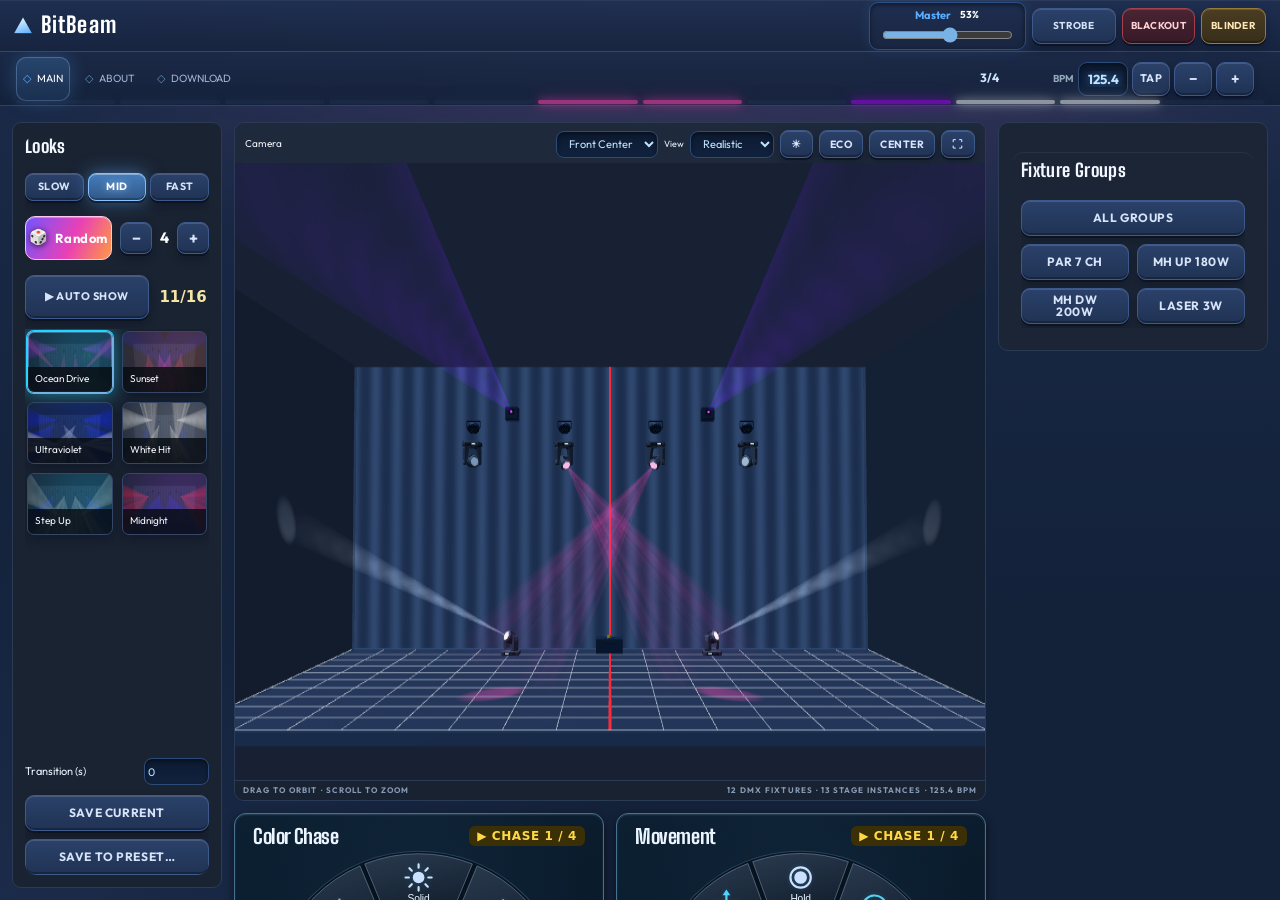
<file: index.html>
<!doctype html>
<html lang="en">
<head>
  <meta charset="utf-8">
  <meta name="viewport" content="width=device-width, initial-scale=1, viewport-fit=cover">
  <meta name="theme-color" content="#090d18">
  <title>BitBeam</title>
  <script src="./browser-host.js"></script>
  <link rel="icon" type="image/png" href="./favicon.png">
  <link rel="stylesheet" href="./bitbeam.css">
  
<link rel="stylesheet" href="./release27.css"><link rel="stylesheet" href="./interface-theme50.css"><link rel="stylesheet" href="./polish66.css"><link rel="stylesheet" href="./no-select80.css"><link rel="stylesheet" href="./fullscreen-hidden106.css"><link rel="stylesheet" href="./layout107.css"><link rel="stylesheet" href="./site-mode.css"></head>
<body class="bb-site">
  <div id="app"><div class="project-bar" id="micro-controls"><strong>USB DMX</strong><select id="output-device" aria-label="USB output device"><option value="5604" disabled>SoundSwitch</option><option value="83">Micro · Universe 1</option><option value="84">Control One · Universe 1</option></select><button id="micro-connect">CONNECT USB</button><button id="micro-stop">STOP OUTPUT</button><label><input id="micro-auto" type="checkbox">Auto reconnect</label><label><input id="micro-confirm" type="checkbox">Fixture modes and DMX addresses verified</label><span id="micro-state">Simulator only</span></div>
    <header class="topbar">
      <div class="brand"><span class="brand-mark">◈</span><div><strong>BEATBEAM</strong><small>REMOTE · LIGHTING DESK</small></div></div>
      <nav aria-label="Main views">
        
        <button class="nav" data-view="visualizer">LIVE</button>
        <button class="nav" data-view="timeline">TRACK SHOW</button>
        <button class="nav" data-view="patch">FIXTURES</button>
        <button class="nav" data-view="groups">GROUPS</button><button class="nav" data-view="profiles">PROFILES</button><button class="nav" data-view="advanced">AUDIO / CALIBRATION</button><button class="nav" data-view="laser">LASER</button><button class="nav" data-view="controlone">CONTROLLER</button><button class="nav" data-view="connect">CONNECTION</button>
      </nav>
      <div class="top-actions"><span id="status" class="status"><i></i> CONNECTING</span><button id="undo" class="history-btn" type="button" title="Undo (⌘/Ctrl+Z)" aria-label="Undo" disabled>↶ <span>UNDO</span></button><button id="redo" class="history-btn" type="button" title="Redo (⌘/Ctrl+Shift+Z)" aria-label="Redo" disabled>↷ <span>REDO</span></button><button id="fullscreen" class="icon-btn" title="Full screen">⛶</button></div>
    </header>

    <div class="project-bar">
      <span class="hint" id="app-version70">BitBeam 1.0.0</span><strong id="project-name">Untitled</strong><span id="save-state" role="status">Connecting…</span>
      <button id="project-new" class="outline">NEW</button><button id="project-save" class="primary">SAVE</button><button id="project-save-as" class="outline">SAVE AS…</button>
      <select id="project-list" aria-label="Saved projects"></select><button id="project-open" class="outline">OPEN</button>
      <button id="project-restore" class="outline">PREVIOUS VERSIONS</button>
      <label class="backup-files"><input id="backup-files" type="checkbox" checked> Include reference photos/PDF</label><button id="project-export" class="outline">DOWNLOAD BACKUP</button><label class="outline file-pill">OPEN FILE<input id="project-import" type="file" accept=".json,.beatbeam" hidden></label>
    </div>
    <main>
      <section id="view-live" class="view">
        <div class="page-title"><div><span class="eyebrow">PERFORMANCE CONTROL</span><h1>Live desk</h1></div><p>Color and movement run independently. Choose a look, then shape it on the fly.</p></div>
        <div class="preset-section"><div class="section-heading"><div><span class="eyebrow">INSTANT RECALL</span><h2>Looks</h2></div><button id="auto-look" class="primary">🎲 ROLL LOOK</button><button id="auto-show" class="primary">▶ AUTO SHOW</button><button id="save-look" class="outline">SAVE AS NEW PRESET</button></div><button id="save-current-live" class="primary">SAVE TO CURRENT PRESET</button><div id="look-grid" class="look-grid"></div></div>
        <div class="transport-bar">
          <div class="tempo-card"><span class="label">TEMPO</span><div class="tempo-line"><input id="bpm" type="number" min="30" max="300" step="0.1" value="120" aria-label="BPM"><span>BPM</span><button id="tap" class="tap">TAP</button></div><small id="beat-count">BEAT 1 / 4</small></div>
          <div class="master-card"><label class="label" for="master">Master <strong id="master-value">80%</strong></label><input id="master" type="range" min="0" max="100" value="80"></div>
          <button id="blinder" class="impact" title="Hold for white hit"><span>✦</span> BLINDER <small>HOLD</small></button>
          <button id="blackout" class="blackout"><span>◼</span> BLACKOUT</button>
        </div>
        <div class="wheels-row">
          <div class="wheel-card color-card"><div class="card-head"><span>01 / COLOR ENGINE</span><strong id="color-fx-title">PULSE</strong></div><div id="color-wheel" class="fx-wheel color-wheel"></div><div class="under-wheel"><label>BASE COLOR <input id="color" type="color" value="#22d5ff"></label><span id="color-value">#22D5FF</span></div></div>
          <div class="wheel-card move-card"><div class="card-head"><span>02 / MOVEMENT ENGINE</span><strong id="move-fx-title">SWEEP</strong></div><div id="move-wheel" class="fx-wheel move-wheel"></div><div class="under-wheel"><label for="move-size">SIZE <b id="move-size-value">65%</b></label><input id="move-size" type="range" min="0" max="100" value="65"></div></div>
          <div class="preview-card"><div class="card-head"><span>STAGE PREVIEW</span><strong>ONE UNIVERSE</strong></div><div id="stage" class="stage"></div><div class="preview-foot"><span id="fixture-count">12 FIXTURES</span><span>DEMO PATCH · VERIFY BEFORE USE</span></div><div class="position-controls"><label>PAN <input id="pan" type="range" min="0" max="100"></label><label>TILT <input id="tilt" type="range" min="0" max="100"></label></div></div>
        </div>
        <div id="live-programs" class="output-card"></div>
        <div class="output-card effect-settings">
          <span class="eyebrow">PALETTE · SPEED · FADE</span>
          <div class="settings-grid"><label>COLOR SPEED<select id="color-speed"></select></label><label>MOVEMENT SPEED<select id="movement-speed"></select></label><label>CHASE FADE <span id="chase-fade-value"></span><input id="chase-fade" type="range" min="0" max="100"></label></div>
          <div id="palette-list" class="palette-list"></div><button id="palette-add" class="outline">+ COLOR</button>
          <div class="settings-grid"><label>INTENSITY FADE (s)<input id="fade-intensity" type="number" min="0" max="30" step=".1"></label><label>COLOR FADE (s)<input id="fade-color" type="number" min="0" max="30" step=".1"></label><label>POSITION FADE (s)<input id="fade-position" type="number" min="0" max="30" step=".1"></label></div>
          <div class="inline-actions"><button id="look-update" class="outline">UPDATE CURRENT LOOK</button><button id="look-rename" class="outline">RENAME LOOK</button><button id="look-delete" class="outline">DELETE LOOK</button></div>
          <p class="hint">Speeds follow BPM. Chase Fade controls blending inside the effect; the three Fade times control scene and parameter transitions. Blackout is immediate.</p>
        </div>

      </section>

      <section id="view-visualizer" class="view hidden">
        <div class="page-title"><div><span class="eyebrow">VIRTUAL STAGE</span><h1>Scene visualizer</h1></div><p>Design looks without connecting fixtures. Drag the stage view to change the camera; drag fixtures on the plot to place them.</p></div>
        <div class="viz-layout">
          <div class="viz-main">
            <div class="viz-toolbar"><div><span class="eyebrow">STAGE RENDER</span><strong id="viz-look-name">Ocean Drive</strong></div><div class="inline-actions"><button id="viz-play" class="outline">PAUSE</button><button id="viz-reset-camera" class="outline">RESET CAMERA</button></div></div>
            <canvas id="viz-canvas" aria-label="Virtual stage with animated fixtures and beams"></canvas>
            <canvas id="viz-spectrogram" aria-label="Live spectrogram, same data as the stage lights"></canvas>
            <div class="viz-footer"><span>DRAG TO ORBIT · SCROLL TO ZOOM</span><span id="viz-status">12 FIXTURES · 120 BPM</span></div>
            <div class="viz-panel"><div class="viz-panel-title"><span class="eyebrow">STAGE LAYOUT</span><h2>Fixture positions</h2></div><canvas id="viz-plot" aria-label="Top-down stage plot; drag a fixture to move it"></canvas><div class="viz-dimensions"><label>WIDTH (m)<input id="viz-width" type="number" min="2" max="30" step="0.5"></label><label>DEPTH (m)<input id="viz-depth" type="number" min="2" max="30" step="0.5"></label><label>HEIGHT (m)<input id="viz-height" type="number" min="1" max="20" step="0.1"></label></div><label class="viz-field">HAZE <span id="viz-haze-value">65%</span><input id="viz-haze" type="range" min="0" max="100"></label></div>
            <div class="viz-presets"><span class="eyebrow">LOOKS</span><div id="viz-presets" class="look-grid"></div><div class="inline-actions"><button id="save-current-viz" class="primary">SAVE TO CURRENT PRESET</button><button id="save-new-viz" class="outline">SAVE AS NEW PRESET</button></div></div>
          </div>
          <aside class="viz-sidebar">
            <div class="viz-panel"><div class="viz-panel-title"><span class="eyebrow">SCENE DESIGNER</span><h2>Current look</h2></div><label class="viz-field">LOOK<select id="viz-look"></select></label><div class="inline-actions"><button id="viz-new-look" class="primary">+ NEW LOOK</button><button id="viz-clear-all" class="outline">CLEAR OVERRIDES</button></div><p class="hint">Changes to a fixture are saved inside this look and play back from Track Show cues.</p></div>
            <div class="viz-panel"><div class="viz-panel-title"><span class="eyebrow">SELECTED FIXTURE</span><h2 id="viz-fixture-name">Moving Head 1</h2></div><label class="viz-field">FIXTURE<select id="viz-fixture"></select></label><div class="viz-dimensions"><label>X (m)<input id="viz-x" type="number" step="0.1"></label><label>DEPTH FROM REAR (m)<input id="viz-y" type="number" step="0.1"></label><label>HEIGHT (m)<input id="viz-z" type="number" min="0" max="10" step="0.1"></label></div><div class="viz-divider"></div><span class="eyebrow">THIS LOOK · FIXTURE OVERRIDE</span><label class="viz-field">COLOR <input id="viz-color" type="color"></label><label class="viz-field">INTENSITY <span id="viz-intensity-value">100%</span><input id="viz-intensity" type="range" min="0" max="100"></label><label class="viz-field">PAN <span id="viz-pan-value">50%</span><input id="viz-pan" type="range" min="0" max="100"></label><label class="viz-field">TILT <span id="viz-tilt-value">55%</span><input id="viz-tilt" type="range" min="0" max="100"></label><div id="viz-wheel-controls"></div><div id="viz-mount-controls"></div><button id="viz-clear-fixture" class="outline">RESET THIS FIXTURE</button></div>
          </aside>
        </div>
      </section>

      <section id="view-timeline" class="view hidden">
        <div class="page-title"><div><span class="eyebrow">TRACK PROGRAMMING</span><h1>Track show</h1></div><p>Place cues on a shared virtual timeline. Track audio synchronization will come after the DMX interface is verified.</p></div>
        <div class="timeline-shell"><div class="track-top"><strong id="track-name">Shared cue transport · no audio playback in this build</strong><span id="timecode">00:00 / 01:04</span></div><div class="timeline-controls"><button id="play" class="play">▶</button><input id="scrub" type="range" min="0" max="64" step="0.01" value="0" aria-label="Track position"><button id="add-cue" class="outline">+ CUE AT PLAYHEAD</button></div><div id="cue-track" class="cue-track"></div></div>
        <div class="section-heading"><div><span class="eyebrow">PROGRAMMED CHANGES</span><h2>Cues</h2></div><p>Mac and iPad share this transport; export saves the cue program.</p></div><div id="cue-list" class="cue-list"></div>
        <div class="section-heading"><div><span class="eyebrow">SHOW FILE</span><h2>Save and load</h2></div><div class="inline-actions"><button id="export" class="outline">EXPORT JSON</button><label class="outline file-pill">IMPORT JSON<input id="import" type="file" accept="application/json,.json" hidden></label></div></div>
      </section>

      <section id="view-patch" class="view hidden">
        <div class="page-title"><div><span class="eyebrow">ONE DMX UNIVERSE</span><h1>Fixture patch</h1></div><p>The included moving head and pixel tube modes are placeholders. Check each fixture manual before assigning real DMX addresses and channels.</p></div>
        <div class="notice">This patch powers the virtual stage. Verify physical fixture modes and addresses before enabling Micro output.</div>
        <div id="patch-error" class="error hidden"></div><div id="manual-desk"></div><div id="patch-list" class="patch-list"></div>
        <div id="patch-reminder" class="notice hidden" role="status"></div>
        <div class="section-heading"><div><span class="eyebrow">FIXTURE REFERENCE</span><h2>DMX chart photos</h2></div><p>Take a photo on the iPad; it appears here on the Mac automatically.</p></div>
        <div class="output-card chart-panel">
          <label class="primary file-pill" for="chart-photo">📷 TAKE PHOTO / CHOOSE IMAGE<input id="chart-photo" type="file" accept="image/*" capture="environment" hidden></label>
          <span id="chart-upload-status" role="status" aria-live="polite"></span>
          <p class="hint">Photograph the fixture's DMX channel chart clearly. The Mac stores the original photo for reference; automatic channel recognition is planned separately.</p>
          <div id="chart-gallery" class="chart-gallery"></div>
          <div id="chart-preview" class="chart-preview hidden"><strong id="chart-preview-name"></strong><img id="chart-preview-image" alt="Selected DMX chart photo"></div>
        </div>
      </section>

      <section id="view-groups" class="view hidden">
        <div class="page-title"><div><span class="eyebrow">FIXTURE SELECTION</span><h1>Groups</h1></div><p>Create named groups, control their dimmer, and apply color/movement settings to a group.</p></div>
        <div class="output-grid"><div class="output-card"><label>GROUP NAME<input id="group-name" placeholder="Rear heads"></label><div class="inline-actions"><button id="select-all" class="outline">ALL</button><button id="select-odd" class="outline">ODD</button><button id="select-even" class="outline">EVEN</button><button id="select-none" class="outline">NONE</button></div><div id="group-fixtures" class="fixture-checks"></div><button id="group-create" class="primary">CREATE GROUP</button></div><div id="group-list" class="group-list"></div></div>
      </section>
      <section id="view-profiles" class="view hidden">
        <div class="page-title"><div><span class="eyebrow">FIXTURE LIBRARY</span><h1>Fixture profiles</h1></div><p>Open a JSON profile or import a folder, choose a mode, then add fixtures.</p></div>
        <div class="output-grid"><div class="output-card">
          <div class="inline-actions"><input id="profile-query" placeholder="Manufacturer / model"><button hidden id="profile-search" class="primary">SEARCH OFL</button><button hidden id="profile-web" class="outline">SEARCH WEB + AI</button></div>
          <div id="profile-results" class="profile-results"></div>
          <div class="section-heading"><h2>Local library</h2><button hidden id="profile-new" class="outline">+ CUSTOM</button></div><p class="hint">BitBeam Fixture Profile JSON, legacy BeatBeam JSON and simple OFL JSON are supported.</p><div id="profile-library" class="profile-results"></div>
          <label class="outline file-pill">OPEN JSON FILE<input id="profile-import" type="file" accept=".json,application/json" multiple hidden></label>
          <label class="outline file-pill">IMPORT LIBRARY FOLDER<input id="profile-folder" type="file" webkitdirectory multiple hidden></label>
          <button hidden id="profile-export-json" class="outline">DOWNLOAD PROFILE JSON</button>
          <div hidden id="profile-legacy-import47">
            <input id="profile-photo" type="file" accept="image/*" multiple><input id="manual-upload" type="file" accept="application/pdf,.pdf">
            <div id="profile-documents" class="profile-results"></div>
          </div><span id="profile-status" role="status"></span>
        </div><div class="output-card">
          <h2 id="profile-title">Profile editor</h2><p id="profile-warning" class="hint"></p><select id="profile-mode" aria-label="DMX mode"></select>
          <div id="profile-channels" class="channel-preview"></div>
          <details><summary>Edit full profile JSON</summary><textarea id="profile-json" rows="16" spellcheck="false" aria-label="Profile JSON"></textarea><button id="profile-json-apply" class="outline">VALIDATE CHANGES</button></details>
          <label class="checkline"><input id="profile-reviewed" type="checkbox"> I checked the mode and channel chart against the manual</label>
          <div class="inline-actions"><button id="profile-save" class="outline">SAVE TO LIBRARY</button><button id="profile-export" class="outline">EXPORT PROFILE</button></div>
          <div class="settings-grid"><label>QUANTITY<input id="profile-quantity" type="number" min="1" max="32" value="1"></label><label>START ADDRESS<input id="profile-address" type="number" min="1" max="512" value="1"></label><label>UNIVERSE<input id="profile-universe" type="number" min="0" max="32767" value="0"></label></div>
          <button id="profile-add" class="primary">ADD FIXTURES WITH THIS MODE</button>
        </div></div>
      </section>
      <section id="view-advanced" class="view hidden">
        <div class="page-title"><div><span class="eyebrow">AUDIO · COMMANDS · REFERENCE POINTS</span><h1>Advanced controls</h1></div></div>
        <div class="output-grid">
        <div class="output-card"><h2>Text / voice commands</h2><textarea id="command-text" rows="3" placeholder="blue on 2,4,6 · dimmer 50% on 1,3,5"></textarea><label class="checkline"><input id="command-ai" type="checkbox"> Use AI for complex commands (sends text and fixture maps)</label><div class="inline-actions"><button id="command-voice" class="outline">🎤 DICTATE</button><button id="command-preview" class="primary">PREVIEW COMMAND</button><button id="command-apply" class="outline" disabled>APPLY</button></div><p id="command-result" class="hint">Basic color and brightness commands work without AI. Dictation uses the browser speech service; availability depends on the browser.</p></div>
        <div class="output-card"><h2>Modules (AI-friendly)</h2><p>Modules receive the live show state, fixtures, audio levels, kick events and the DMX frame. Install a module .js file into the modules folder on the Mac (see CHANGES_MUSE.md), then enable it here.</p><div id="module-list" class="module-list"><p class="hint">Loading modules…</p></div><p class="hint">Disabling a module stops its updates immediately; enabling loads it right away.</p></div>
        <div class="output-card calibration-panel"><h2>Calibration reference points</h2><p>Record each moving head's Pan/Tilt at the same stage marks, then recall all heads at a recorded mark. This stores measured positions; geometric targeting between marks is not included. Physical alignment becomes possible after DMX output is connected.</p><div class="settings-grid"><label>CALIBRATION GROUP<select id="cal-group"></select></label><label>FIXTURE<select id="cal-fixture"></select></label><label>STAGE MARK<select id="cal-point"></select></label><label>NAME<input id="cal-name"></label><label>MARK X (m)<input id="cal-x" type="number" step=".1"></label><label>MARK Y (m)<input id="cal-y" type="number" step=".1"></label></div><div class="settings-grid"><label>PAN (%)<input id="cal-pan" type="range" min="0" max="100" value="50"></label><label>TILT (%)<input id="cal-tilt" type="range" min="0" max="100" value="50"></label></div><div class="inline-actions"><button id="cal-group-add" class="outline">+ CAL GROUP</button><button id="cal-group-assign" class="outline">ASSIGN SELECTED FIXTURES</button><button id="cal-aim" class="outline">PREVIEW AIM</button><button id="cal-store" class="primary">STORE THIS FIXTURE AT MARK</button><button id="cal-recall" class="outline">RECALL ALL HEADS AT MARK</button><button id="cal-add" class="outline">+ MARK</button><button id="cal-update" class="outline">UPDATE MARK</button></div><p id="cal-status" class="hint"></p></div>
      </section>
      <section id="view-connect" class="view hidden">
        <div class="page-title"><div><span class="eyebrow">MAC HOST + IPAD REMOTE</span><h1>Connection</h1></div><p>All scenes live on the Mac. The iPad controls them over local Wi-Fi; no SoundSwitch Desktop is used.</p></div>
        <div class="output-grid"><div class="output-card"><span class="eyebrow">CURRENT OUTPUT</span><h2 id="output-label">Simulator only</h2><p id="output-description">Remote control and 3D preview are active. USB DMX output uses the selected adapter on the host computer. Click CONNECT to choose and authorize the interface. Keep BeatBeam running; minimizing is supported.</p><p class="hint">Mac and iPad must use the same local network. The host window shows the iPad address and a two-digit pairing code.</p><p id="ipad-connect-info" class="hint"></p><button id="trusted-revoke">FORGET ALL PAIRED DEVICES</button><p id="connection-detail" class="hint">Connecting to Mac host…</p></div>
          <div class="output-card"><span class="eyebrow">USB INTERFACE IDENTIFICATION</span><h2>USB device IDs</h2><p>Plug the USB DMX interface into the Mac, then scan. This reads device names and IDs; it does not send DMX.</p><button id="scan-usb" class="outline">SCAN MAC USB DEVICES</button><div id="usb-list" class="usb-list"><p class="hint">Scan when your adapter is connected.</p></div></div></div>
        <div class="output-card" id="link-card"><h2>Ableton Link — DJ tempo</h2><p>Joins the Ableton Link session as a read-only peer and takes the live tempo (fractional) and beat grid from the DJ app — djay Pro, Serato, Traktor, Live — on the same Wi-Fi. BitBeam never sets the session tempo. Tempo priority: Link &gt; skeleton (locked track) &gt; mic.</p><div class="link-row"><button id="link-toggle" class="primary">▶ START LINK</button><button id="link-downbeat" class="outline">↓ MARK BEAT 1</button></div><p class="link-status" id="link-bridge">Bridge: —</p><p class="link-status" id="link-session">Session: —</p><p class="link-status" id="link-peers">Peers: —</p><p class="link-status" id="link-tempo">Tempo: —</p><p class="link-status" id="link-source">Tempo source: —</p><p class="link-status" id="link-offset">Downbeat offset: —</p><p class="link-status link-error" id="link-error"></p><p class="hint">Link phase 0 is a bar line of the shared grid, not the track's bar 1 — press MARK BEAT 1 on the track's downbeat. In djay Pro: Main Volume → Ableton Link. Same Wi-Fi, no VPN.</p></div>
        <div hidden class="output-card ai-config"><span class="eyebrow">OPTIONAL PROFILE RECOGNITION</span><h2>AI connection</h2><p id="ai-state">Checking configuration…</p><label>OPENAI API KEY<input id="ai-key" type="password" autocomplete="off" placeholder="Enter on Mac only"></label><label>MODEL<input id="ai-model" value="gpt-4.1"></label><button id="ai-save" class="outline">SAVE AI SETTINGS ON MAC</button><p class="hint">The key stays on the Mac and is never sent to the iPad. ChatGPT Plus does not include this API usage. Library search and manual profile editing work without AI.</p></div>
      </section>
    </main>
    <div id="toast" class="toast hidden" role="status"></div>
    <div id="pair-screen" class="pair-screen hidden"><form id="pair-form" class="pair-card"><span class="brand-mark">◈</span><span class="eyebrow">BEATBEAM REMOTE</span><h1>Pair with Mac</h1><p>Enter the two-digit code printed in the BeatBeam host window on your MacBook.</p><label for="pair-pin">PAIRING CODE</label><input id="pair-pin" type="text" pattern="[0-9]{2}" inputmode="numeric" autocomplete="one-time-code" maxlength="2" required placeholder="00"><button class="primary" type="submit">CONNECT</button><span id="pair-error" role="alert"></span></form></div>
  </div>
  <script src="./dialogs.js"></script><script src="./select-on-focus74.js"></script><script src="./ssl2.js"></script><script src="./fixture-transform48.js"></script>
<script src="./fixture-geometry49.js"></script><script src="./fixture-visual42.js"></script><script src="./profiles.js"></script><script src="./profile-normalizer47.js"></script>
  <script src="./fixture-ranges.js"></script><script src="./common-reference.js"></script><script src="./positions35.js"></script><script src="./random-wave38.js"></script><script src="./live-strobe38.js"></script><script src="./random-motion37.js"></script><script src="./visual-calibration36.js"></script><script src="./cell-effects42.js"></script><script src="./laser73.js"></script><script src="./prism74.js"></script><script src="./random-gobo82.js"></script><script src="./head-kinematics69.js"></script><script src="./motion-freeze69.js"></script><script src="./heads68.js"></script><script src="./profile-mechanics71.js"></script><script src="./smoke71.js"></script><script src="./engine.js"></script>
  <script src="./fixture-pose.js"></script><script src="./moving-head-model.js"></script><script src="./selection-bridge.js"></script><script src="./visualizer.js"></script>
  <script src="./manual-documents.js"></script><link rel="stylesheet" href="./profile-wizard42.css"><script src="./random-parts76.js"></script><script src="./studio.js"></script>
  
  <script src="./bpm-stabilize87.js"></script>
  <script src="./advanced.js"></script>
  
  
  <script src="./control-values35.js"></script><script src="./aim71.js"></script><script src="./composition35.js"></script><link rel="stylesheet" href="./dmx-map64.css"><script src="./tap87.js"></script><script src="./app.js"></script><script src="./look-interactions.js"></script><script src="./units49.js"></script>
<script src="./dimensions49.js"></script>
<script src="./stage-objects49.js"></script>

<script src="./scene-objects-ui49.js"></script>
<script src="./revision09.js"></script>
<script src="./stagefocus.js"></script><script src="./design11.js"></script><script src="./control-scale50.js"></script><script src="./design13.js"></script><script src="./design14.js"></script><script src="./design15.js"></script><script src="./limits73.js"></script><script src="./midi-map73.js"></script><script src="./midi73.js"></script><script src="./dimensions73.js"></script><script src="./release14.js"></script><script src="./selection-contour.js"></script><script type="module" src="./render3d.js"></script>
<script src="./calibration-reference.js"></script><script src="./design19.js"></script><script src="./interface-theme50.js"></script><script src="./bitbeam-theme.js"></script><script src="./release26.js"></script><script src="./release27.js"></script><script src="./release28.js"></script><link rel="stylesheet" href="./release28.css"><script src="./ranges31.js"></script><link rel="stylesheet" href="./ranges31.css"><script src="./release32.js"></script><link rel="stylesheet" href="./release32.css">
<link rel="stylesheet" href="./radial-panels.css"><script src="./radial-panels-site.js"></script><script src="./movement-editor82.js"></script>
<script src="./release35.js"></script><link rel="stylesheet" href="./release35.css"><link rel="stylesheet" href="./release36.css"><script src="./workspace35.js"></script>
<link rel="stylesheet" href="./release38-ui.css">
<link rel="stylesheet" href="./release45.css">
<link rel="stylesheet" href="./release49.css"><script src="./release38-ui.js"></script>
<link rel="stylesheet" href="./release69.css"><link rel="stylesheet" href="./release70.css"><link rel="stylesheet" href="./dimensions73.css"><script src="./release70.js"></script><script src="./freeze-banner80.js"></script><script src="./preview-store80.js"></script><script src="./look-draft0014.js"></script>
<script src="./downbeat88.js"></script><script src="./autoshow88.js"></script><script src="./beat-ui110.js"></script>

<script src="./site-mode.js"></script>
</body>
</html>
</file>
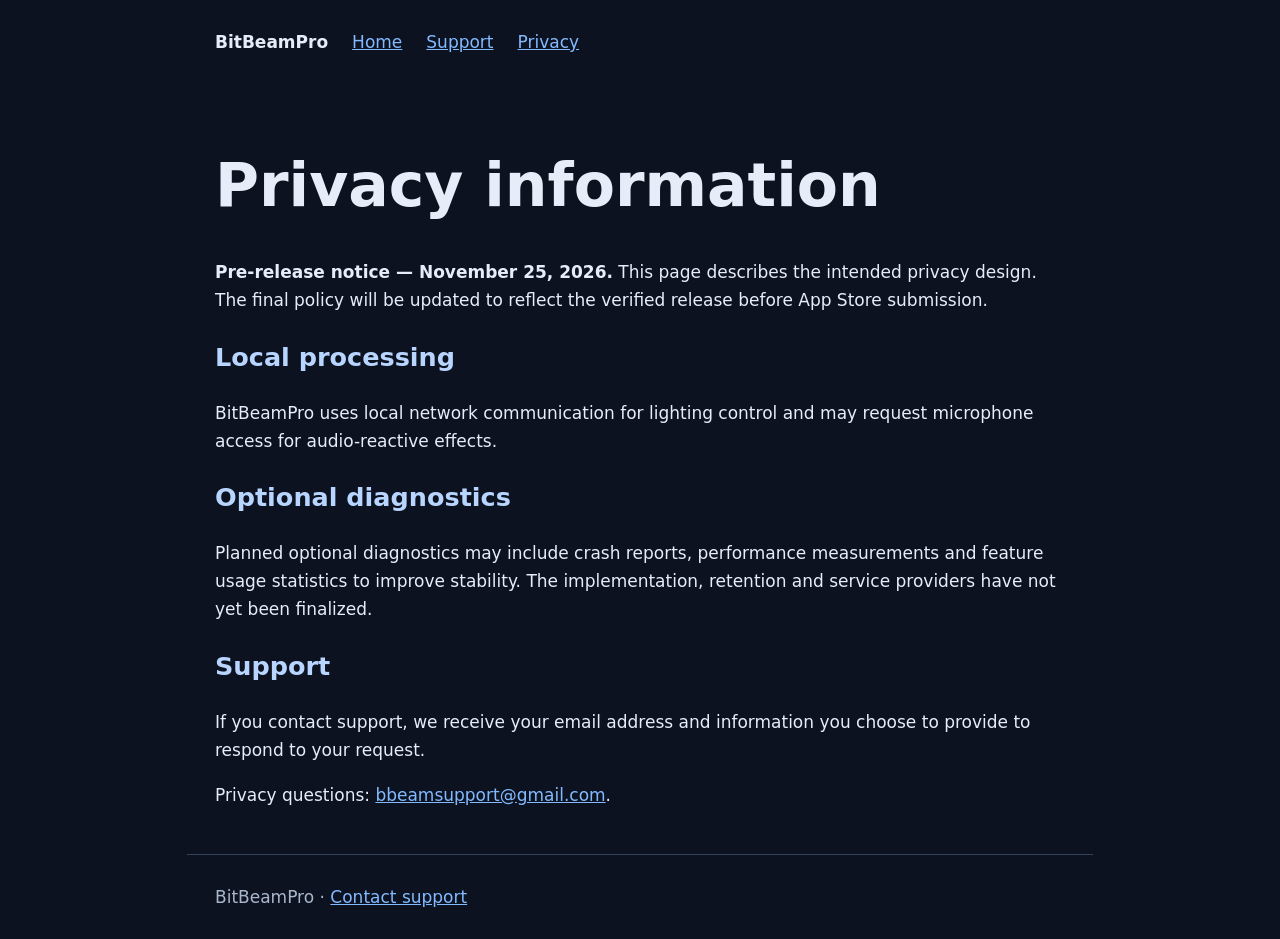
<file: privacy/index.html>
<!doctype html><html lang="en"><meta charset="utf-8"><meta name="viewport" content="width=device-width,initial-scale=1"><title>Privacy | BitBeamPro</title><style>body{margin:0;background:#0c1220;color:#e6edf8;font:17px/1.65 system-ui}main,nav,footer{max-width:850px;margin:auto;padding:28px}nav{display:flex;gap:24px;flex-wrap:wrap}a{color:#83baff}h1{font-size:clamp(32px,6vw,60px);line-height:1.1}h2{color:#b8d5ff}footer{border-top:1px solid #334155;color:#aab7ca}section{background:#151f32;padding:24px;border-radius:16px}</style><nav><strong>BitBeamPro</strong><a href="/bitbeampro/">Home</a><a href="/bitbeampro/support/">Support</a><a href="/bitbeampro/privacy/">Privacy</a></nav><main><h1>Privacy information</h1><p><strong>Pre-release notice — November 25, 2026.</strong> This page describes the intended privacy design. The final policy will be updated to reflect the verified release before App Store submission.</p><h2>Local processing</h2><p>BitBeamPro uses local network communication for lighting control and may request microphone access for audio-reactive effects.</p><h2>Optional diagnostics</h2><p>Planned optional diagnostics may include crash reports, performance measurements and feature usage statistics to improve stability. The implementation, retention and service providers have not yet been finalized.</p><h2>Support</h2><p>If you contact support, we receive your email address and information you choose to provide to respond to your request.</p><p>Privacy questions: <a href="mailto:bbeamsupport@gmail.com">bbeamsupport@gmail.com</a>.</p></main><footer>BitBeamPro · <a href="mailto:bbeamsupport@gmail.com">Contact support</a></footer></html>
</file>
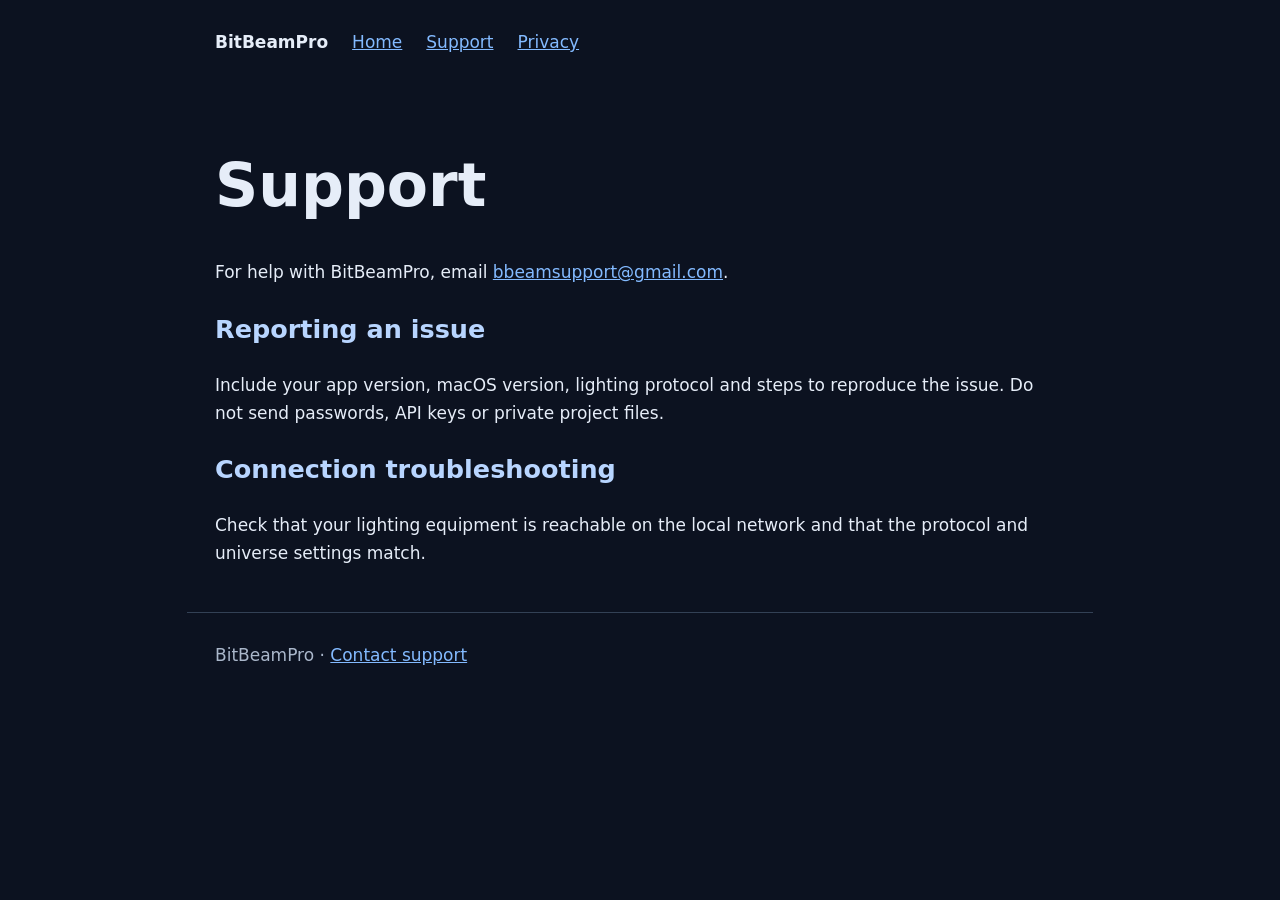
<file: support/index.html>
<!doctype html><html lang="en"><meta charset="utf-8"><meta name="viewport" content="width=device-width,initial-scale=1"><title>Support | BitBeamPro</title><style>body{margin:0;background:#0c1220;color:#e6edf8;font:17px/1.65 system-ui}main,nav,footer{max-width:850px;margin:auto;padding:28px}nav{display:flex;gap:24px;flex-wrap:wrap}a{color:#83baff}h1{font-size:clamp(32px,6vw,60px);line-height:1.1}h2{color:#b8d5ff}footer{border-top:1px solid #334155;color:#aab7ca}section{background:#151f32;padding:24px;border-radius:16px}</style><nav><strong>BitBeamPro</strong><a href="/bitbeampro/">Home</a><a href="/bitbeampro/support/">Support</a><a href="/bitbeampro/privacy/">Privacy</a></nav><main><h1>Support</h1><p>For help with BitBeamPro, email <a href="mailto:bbeamsupport@gmail.com">bbeamsupport@gmail.com</a>.</p><h2>Reporting an issue</h2><p>Include your app version, macOS version, lighting protocol and steps to reproduce the issue. Do not send passwords, API keys or private project files.</p><h2>Connection troubleshooting</h2><p>Check that your lighting equipment is reachable on the local network and that the protocol and universe settings match.</p></main><footer>BitBeamPro · <a href="mailto:bbeamsupport@gmail.com">Contact support</a></footer></html>
</file>
<file: bitbeam.css>
:root{color-scheme:dark;--bg:#0a0e14;--panel:#151c28;--panel2:#1b2433;--line:#2b3a53;--text:#eef5ff;--muted:#8b9bb8;--cyan:#499ee9;--orange:#ffab57;--red:#fa5363}body{margin:0;background:radial-gradient(circle at 50% -15%,#222e42 0,#0a0e14 50%);color:var(--text);font:15px/1.4 Inter,Segoe UI,Arial,sans-serif;-webkit-tap-highlight-color:transparent}button,input,select{font:inherit}button{cursor:pointer}button:active{transform:scale(.98)}button:focus-visible,input:focus-visible,select:focus-visible{outline:2px solid var(--cyan);outline-offset:2px}.hidden{display:none!important}.topbar{height:74px;padding:0 clamp(18px,3vw,44px);display:flex;align-items:center;gap:30px;border-bottom:1px solid #27354c;background:#10151eec;position:sticky;top:0;z-index:10;backdrop-filter:blur(20px)}.brand{display:flex;gap:12px;align-items:center;white-space:nowrap;min-width:230px}.brand-mark{display:grid;place-items:center;background:linear-gradient(140deg,#ffad68,#fa5264);border-radius:13px;width:39px;height:39px;font-size:25px;color:#161e2b}.brand strong{display:block;letter-spacing:.15em;font-size:17px}.brand small{display:block;letter-spacing:.21em;color:var(--muted);font-size:9px;font-weight:800}.topbar nav{display:flex;gap:4px;align-self:stretch;align-items:center}.nav{height:44px;padding:0 17px;border:0;border-radius:9px;background:transparent;color:#99a9c5;font-size:11px;font-weight:900;letter-spacing:.14em;white-space:nowrap}.nav.active{background:#26344b;color:#fff;box-shadow:inset 0 -2px var(--cyan)}.top-actions{margin-left:auto;display:flex;align-items:center;gap:15px}.status{font-size:10px;letter-spacing:.15em;font-weight:900;white-space:nowrap;color:#a5bbd1}.status i{display:inline-block;width:8px;height:8px;background:#65d7a4;border-radius:50%;margin-right:7px;box-shadow:0 0 12px #65d7a4}.status.midi i{background:var(--orange);box-shadow:0 0 12px var(--orange)}.icon-btn{border:1px solid var(--line);color:#c9dafa;background:#1a2232;border-radius:9px;font-size:21px;width:39px;height:39px}main{max-width:1800px;margin:auto;padding:25px clamp(16px,3vw,44px) 65px}.page-title{display:flex;justify-content:space-between;align-items:end;gap:20px;margin-bottom:22px}.page-title h1{font-size:34px;margin:2px 0 0;line-height:1.1;letter-spacing:-.04em}.page-title p{max-width:520px;color:var(--muted);font-size:13px;margin:0 0 5px}.eyebrow,.label{color:var(--cyan);font-size:10px;font-weight:900;letter-spacing:.2em}.transport-bar{display:grid;grid-template-columns:240px minmax(200px,1fr) 150px 160px;gap:12px;margin-bottom:16px}.tempo-card,.master-card,.impact,.blackout,.wheel-card,.preview-card,.timeline-shell,.output-card,.notice,.cue-row,.patch-row{border:1px solid var(--line);background:linear-gradient(145deg,#1b2433,#131924);border-radius:15px}.tempo-card,.master-card{padding:14px 18px}.tempo-line{display:flex;align-items:center;gap:7px}.tempo-line input{width:85px;border:none;background:transparent;color:#fff;font-size:35px;font-weight:800;letter-spacing:-.06em}.tempo-line span{font-size:11px;font-weight:800;color:var(--muted)}.tap{margin-left:auto;background:#2f405c;color:#d8ebfc;border:1px solid #525c6e;border-radius:8px;padding:10px;font-size:11px;font-weight:900;letter-spacing:.1em}.tap.tap-downbeat{background:#8f1d2c!important;border-color:#e5484d!important;color:#ffe9eb!important;box-shadow:0 0 14px #e5484d88}.tap.tap-beat{background:#0d7a43!important;border-color:#2ee584!important;color:#eafff3!important;box-shadow:0 0 10px #16c78455}.tempo-card small{font-size:10px;color:var(--muted);font-weight:800;letter-spacing:.14em}.master-card{display:flex;flex-direction:column;justify-content:center;gap:14px}.master-card .label{display:flex;justify-content:space-between}.master-card strong{font-size:16px;color:#fff;letter-spacing:0}input[type=range]{width:100%;accent-color:var(--cyan);cursor:pointer}.impact,.blackout{font-size:13px;letter-spacing:.12em;font-weight:900;color:#fff}.impact{background:linear-gradient(140deg,#55371d,#1e283a);border-color:#936849;display:flex;align-items:center;justify-content:center;gap:7px}.impact span{font-size:25px;color:#ffd47c}.impact small{font-size:9px;color:#cfa87b}.impact.active{box-shadow:0 0 28px #ffad6f88}.blackout{background:#221a29;border-color:#643d4c}.blackout span{color:var(--red);margin-right:7px}.blackout.active{background:#9c263b;box-shadow:0 0 25px #fa536377}.wheels-row{display:grid;grid-template-columns:minmax(270px,1fr) minmax(270px,1fr) minmax(280px,.95fr);gap:16px}.wheel-card,.preview-card{min-width:0;padding:16px 17px}.card-head{display:flex;justify-content:space-between;color:var(--muted);font-size:10px;letter-spacing:.16em;font-weight:900}.card-head strong{color:var(--cyan)}.move-card .card-head strong{color:var(--orange)}.fx-wheel{position:relative;width:min(100%,350px);aspect-ratio:1;margin:12px auto 8px;border-radius:50%;background:radial-gradient(circle,#1c2637 0 25%,transparent 26%),conic-gradient(from -20deg,#2b3952,#2b3a53,#1e293b,#30405c,#2b3952);box-shadow:inset 0 0 0 1px #3b5073,inset 0 0 42px #070a0f,0 15px 35px #0005}.move-wheel{background:radial-gradient(circle,#242339 0 25%,transparent 26%),conic-gradient(from -20deg,#2d3d58,#334462,#253147,#735141,#2d3d58)}.fx-wheel:before{content:"";position:absolute;inset:18%;border:1px solid #53718966;border-radius:50%;pointer-events:none}.move-wheel:before{border-color:#be765b66}.wheel-center{position:absolute;inset:34%;border-radius:50%;display:flex;flex-direction:column;align-items:center;justify-content:center;text-align:center;background:#121924;border:1px solid #535d6f;box-shadow:0 0 25px #1387ec33}.move-wheel .wheel-center{border-color:#9d7455;box-shadow:0 0 25px #ff9c4740}.wheel-center b{font-size:13px;letter-spacing:.1em}.wheel-center small{font-size:9px;color:var(--muted);letter-spacing:.15em}.wheel-option{position:absolute;left:50%;top:50%;width:68px;height:42px;margin:-21px -34px;border:1px solid #555f71;border-radius:10px;background:#212c40;color:#cfddf0;font-size:9px;font-weight:900;letter-spacing:.035em;text-transform:uppercase;transform:translate(var(--x),var(--y));box-shadow:0 2px 11px #04060988}.wheel-option.active{background:#30405d;border-color:#6db1ed;color:#fff;box-shadow:0 0 18px #429ff08c}.move-wheel .wheel-option.active{background:#895934;border-color:#ffb06b;box-shadow:0 0 18px #ff9b4d8c}.under-wheel{display:flex;justify-content:space-between;align-items:center;gap:18px;padding:7px 8px 0;color:#c1cee1;font-size:10px;font-weight:900;letter-spacing:.14em}.under-wheel label{display:flex;align-items:center;gap:12px}.under-wheel input[type=color]{border:1px solid var(--line);padding:0;width:45px;height:34px;background:none;border-radius:6px}.under-wheel input[type=range]{max-width:55%}.stage{position:relative;margin:16px 0 10px;min-height:260px;background:radial-gradient(ellipse at 50% 100%,#253248,#10151e 68%);border:1px solid #2f405c;border-radius:10px;overflow:hidden;display:grid;grid-template-columns:repeat(4,1fr);grid-template-rows:repeat(3,1fr);padding:12px;gap:8px}.stage:after{content:"STAGE FRONT";position:absolute;bottom:3px;left:50%;transform:translate(-50%);font-size:8px;letter-spacing:.25em;color:#8590a4}.fixture{z-index:1;display:flex;flex-direction:column;align-items:center;justify-content:center;gap:4px;min-width:0}.fixture-lamp{width:35px;height:35px;border-radius:50%;background:var(--light);opacity:calc(.15 + .85 * var(--level));box-shadow:0 0 calc(8px + 35px * var(--level)) var(--light),0 13px 35px var(--light);transform:translate(calc((var(--pan) - .5) * 20px));transition:background .12s,box-shadow .12s}.fixture.tube .fixture-lamp{width:48px;height:12px;border-radius:4px}.fixture span{font-size:8px;color:#9aabc1;max-width:90px;overflow:hidden;text-overflow:ellipsis;white-space:nowrap}.preview-foot{display:flex;justify-content:space-between;gap:8px;color:#8397b5;font-size:9px;letter-spacing:.08em;font-weight:800}.position-controls{display:flex;gap:15px;margin-top:19px}.position-controls label{flex:1;color:#a4b3cd;font-size:10px;font-weight:900;letter-spacing:.1em}.preset-section{margin-top:28px}.section-heading{display:flex;justify-content:space-between;align-items:end;gap:15px;margin:26px 0 14px}.section-heading h2{margin:1px 0 0;font-size:23px;letter-spacing:-.03em}.section-heading p{color:var(--muted);font-size:12px;margin:0}.outline,.primary,.file-pill{padding:11px 16px;border-radius:9px;border:1px solid #3b5073;background:#1f2a3c;color:#e1efff;font-size:11px;font-weight:900;letter-spacing:.09em;text-decoration:none;display:inline-flex;align-items:center;justify-content:center;cursor:pointer}.primary{border-color:#65a0d3;background:#30415e;color:#fff}.look-grid{display:grid;grid-template-columns:repeat(4,minmax(0,1fr));gap:12px}.look{position:relative;min-height:86px;text-align:left;padding:15px;border:1px solid var(--line);border-radius:13px;background:#1b2434;color:#fff;overflow:hidden}.look:before{content:"";position:absolute;width:95px;height:95px;right:-25px;top:-30px;background:var(--look);filter:blur(30px);opacity:.5}.look strong{position:relative;display:block;font-size:15px}.look span{position:relative;color:#a6b8ce;font-size:10px;text-transform:uppercase;letter-spacing:.12em}.look.active{border-color:var(--cyan);box-shadow:0 0 0 1px #60acee55}.look.queued{animation:bb-queue-blink87 .55s ease-in-out infinite;outline:2px solid #ffd166}@keyframes bb-queue-blink87{50%{box-shadow:0 0 0 2px #ffd166,0 0 14px #ffd166}}.look .swatch{display:inline-block;width:10px;height:10px;border-radius:50%;background:var(--look);margin-right:7px}.timeline-shell{padding:18px;margin-top:18px}.track-top,.timeline-controls,.inline-actions,.port-row{display:flex;align-items:center;gap:12px}.track-top strong{flex:1;white-space:nowrap;overflow:hidden;text-overflow:ellipsis}.track-top span{color:#b1c0d5;font-variant-numeric:tabular-nums}.timeline-controls{margin:22px 0}.timeline-controls input{flex:1}.play{border:0;border-radius:50%;width:48px;height:48px;background:var(--cyan);color:#0d121a;font-size:20px}.cue-track{height:65px;background:repeating-linear-gradient(90deg,#1f2a3c 0,#1f2a3c 1px,transparent 1px,transparent 5%),linear-gradient(#1c2637,#141b28);border:1px solid #324361;border-radius:8px;position:relative;overflow:hidden}.cue-mark{position:absolute;top:0;bottom:0;width:3px;background:var(--mark);cursor:pointer;box-shadow:0 0 13px var(--mark)}.cue-mark:after{content:attr(data-label);position:absolute;top:8px;left:5px;font-size:10px;white-space:nowrap;color:#fff;background:#0d11189f;padding:2px 4px;border-radius:3px}.playhead{position:absolute;top:0;bottom:0;width:2px;background:#fff;box-shadow:0 0 12px #fff;pointer-events:none}.cue-list{display:grid;gap:8px}.cue-row{display:grid;grid-template-columns:90px 1fr 1fr 35px;align-items:center;gap:10px;padding:11px}.cue-row input,.cue-row select,.patch-row input,.patch-row select,.port-row select{background:#131a25;color:#fff;border:1px solid #364868;border-radius:7px;padding:10px;min-width:0;width:100%}.cue-row button,.patch-row button{background:#1e293b;color:#efb6ba;border:1px solid #654357;border-radius:8px;width:35px;height:35px}.error,.notice{padding:14px 16px;margin:15px 0;color:#ffd3a0;border-color:#755634;background:#342918}.error{color:#ffd1d6;border-color:#9c4d5c;background:#3b232b}.patch-list{display:grid;gap:9px}.patch-row{padding:14px;display:grid;grid-template-columns:minmax(135px,2fr) 83px 77px minmax(160px,2.3fr) 85px 36px;align-items:center;gap:8px}.patch-row .kind{color:#9aacc7;font-size:10px;text-transform:uppercase;letter-spacing:.12em}.patch-row label{display:block;color:#95a9c5;font-size:9px;font-weight:900;letter-spacing:.1em}.patch-row .mapfield{font-size:11px}.patch-row .check{display:flex;align-items:center;gap:4px;justify-content:center}.patch-row .check input{width:17px;height:17px}.patch-row small{color:#a5b5c8}.output-grid{display:grid;grid-template-columns:1fr 1fr;gap:15px}.output-card{padding:22px}.output-card h2{font-size:27px;margin:5px 0}.output-card p,.steps{color:#a9b8cd;font-size:13px}.output-card .hint{font-size:11px;line-height:1.5}.steps{padding-left:19px;line-height:1.7}.steps li{margin-bottom:7px}.port-row{margin:25px 0 14px}.port-row select{flex:1}.midi-map{display:grid;grid-template-columns:repeat(3,1fr);gap:8px}.midi-item{border:1px solid var(--line);background:#182130;border-radius:9px;padding:12px;color:#bac9da;font-size:12px}.midi-item strong{color:var(--cyan);margin-right:7px}.toast{position:fixed;bottom:20px;left:50%;transform:translate(-50%);background:#2d3d58;color:#fff;border:1px solid #6fa8da;padding:12px 20px;border-radius:10px;z-index:30;box-shadow:0 12px 40px #0009;max-width:90vw}@media (max-width:1150px){.wheels-row{grid-template-columns:1fr 1fr}.preview-card{grid-column:1/-1}.stage{min-height:200px}.transport-bar{grid-template-columns:190px 1fr 120px 130px}.topbar{gap:12px}.brand{min-width:190px}}@media (max-width:780px){.topbar{height:auto;min-height:67px;flex-wrap:wrap;padding:10px 15px}.brand{min-width:0}.topbar nav{order:3;width:100%;overflow-x:auto}.nav{flex:1;padding:0 10px}.top-actions{margin-left:auto}main{padding:19px 13px 50px}.page-title{align-items:start;flex-direction:column}.transport-bar{grid-template-columns:1fr 1fr}.wheels-row{grid-template-columns:1fr}.preview-card{grid-column:auto}.fx-wheel{max-width:320px}.look-grid{grid-template-columns:repeat(2,1fr)}.output-grid{grid-template-columns:1fr}.midi-map{grid-template-columns:1fr 1fr}.patch-row{grid-template-columns:1fr 75px 75px 35px}.patch-row .map-column{grid-column:1/3}.patch-row .check{grid-column:3}.cue-row{grid-template-columns:70px 1fr 1fr 35px}}@media (max-width:480px){.transport-bar{grid-template-columns:1fr 1fr}.tempo-card,.master-card{min-height:115px}.impact,.blackout{min-height:60px}.look-grid{gap:8px}.track-top{flex-wrap:wrap}.track-top strong{order:3;flex-basis:100%}.timeline-controls{flex-wrap:wrap}.timeline-controls input{min-width:55%}.cue-row{grid-template-columns:75px 1fr 35px}.cue-row select{grid-column:2}.cue-row button{grid-column:3;grid-row:1/3}.midi-map{grid-template-columns:1fr}}.viz-layout{display:grid;grid-template-columns:minmax(0,1fr) 338px;gap:16px;align-items:start}.viz-main,.viz-panel{border:1px solid var(--line);background:linear-gradient(150deg,#1d2637,#141b28);border-radius:15px}.viz-main{overflow:hidden}.viz-toolbar,.viz-footer{display:flex;align-items:center;justify-content:space-between;gap:15px;padding:13px 17px}.viz-toolbar strong{display:block;font-size:17px;margin-top:3px}.viz-toolbar .outline{padding:9px 12px}.viz-footer{border-top:1px solid #30415e;font-size:9px;font-weight:900;letter-spacing:.13em;color:#879bb7}#viz-canvas{display:block;width:100%;height:clamp(390px,57vh,680px);background:#10151f;cursor:grab;touch-action:none}#viz-canvas:active{cursor:grabbing}.viz-sidebar{display:grid;gap:12px;max-height:calc(100vh - 170px);overflow:auto;padding-right:2px}.viz-panel{padding:17px}.viz-panel-title{margin-bottom:12px}.viz-panel-title h2{font-size:18px;margin:2px 0}.viz-field{display:flex;justify-content:space-between;align-items:center;gap:12px;color:#aebdd3;font-size:10px;font-weight:900;letter-spacing:.11em;margin:12px 0}.viz-field select{max-width:68%}.viz-field input[type=range]{max-width:57%}.viz-field input[type=color]{width:70px;height:33px;border-radius:7px;padding:1px;background:#131924;border:1px solid #3b5073}.viz-field span{margin-left:auto;color:#d6e6f6}.viz-field input[type=range]+span{margin-left:0}.viz-field select,.viz-dimensions input{background:#131924;border:1px solid #3b5073;color:#f0f7ff;border-radius:7px;padding:9px;min-width:0}.viz-panel .inline-actions{flex-wrap:wrap}.viz-panel .inline-actions button{flex:1;white-space:nowrap}.viz-panel .hint{font-size:11px;color:#8da0b9;line-height:1.5}.viz-dimensions{display:flex;gap:9px;margin:12px 0}.viz-dimensions label{flex:1;min-width:0;color:#91a4c0;font-size:9px;font-weight:900;letter-spacing:.1em}.viz-dimensions input{display:block;width:100%;margin-top:5px}.viz-divider{height:1px;background:#2f405c;margin:18px 0}#viz-plot{width:100%;height:185px;display:block;background:#111620;border:1px solid #354868;border-radius:9px;cursor:crosshair;touch-action:none}#viz-clear-fixture{width:100%;margin-top:8px}@media (max-width:1150px){.viz-layout{grid-template-columns:1fr}.viz-sidebar{grid-template-columns:repeat(2,minmax(0,1fr));max-height:none;overflow:visible}.viz-sidebar .viz-panel:last-child{grid-column:1/-1}.viz-sidebar .viz-panel:last-child .viz-field{max-width:550px}}@media (max-width:780px){.viz-sidebar{grid-template-columns:1fr}.viz-sidebar .viz-panel:last-child{grid-column:auto}#viz-canvas{height:420px}.viz-toolbar,.viz-footer,.viz-toolbar .inline-actions{flex-wrap:wrap}}.status.offline{color:#ffb7b7}.status.offline i{background:#fa5363;box-shadow:0 0 10px #fa5363}.pair-screen{position:fixed;inset:0;z-index:100;background:#0b0f15ef;display:grid;place-items:center;padding:20px;backdrop-filter:blur(18px)}.pair-card{width:min(100%,390px);display:flex;flex-direction:column;gap:14px;padding:28px;background:#1c2535;border:1px solid #556072;border-radius:18px;box-shadow:0 25px 75px #0009}.pair-card .brand-mark{flex:none}.pair-card h1{font-size:28px;line-height:1.1;margin:0}.pair-card p{color:#a9bfd6;margin:0 0 6px}.pair-card label{font-size:10px;color:#84b9e7;font-weight:900;letter-spacing:.15em}.pair-card input{width:100%;border:1px solid #5a7894;background:#111722;border-radius:9px;color:#fff;padding:15px;font-size:30px;letter-spacing:.3em;text-align:center;font-variant-numeric:tabular-nums}.pair-card .primary{padding:14px}.pair-card [role=alert]{color:#ff9aa9;min-height:18px;font-size:12px}.usb-list{max-height:360px;overflow:auto;margin-top:15px}.usb-device{padding:10px 0;border-bottom:1px solid #324361;display:flex;flex-direction:column;gap:3px}.usb-device strong{font-size:12px}.usb-device span{color:#9bbbd0;font-size:11px}@media (max-width:1000px){.topbar nav{order:3;width:100%;overflow-x:auto}.topbar{height:auto;flex-wrap:wrap;padding-top:10px;padding-bottom:8px}.top-actions{margin-left:auto}}@media (max-width:780px){.nav{min-width:max-content;flex:none}.topbar nav{scrollbar-width:thin}.fx-wheel{max-width:340px}.wheel-option{min-height:46px}}.chart-panel{margin-top:12px}.chart-panel .hint{margin:15px 0;color:#a9b8cd}#chart-upload-status{display:inline-block;margin-left:14px;color:#84b9e7;font-size:12px}.chart-gallery{display:grid;grid-template-columns:repeat(auto-fill,minmax(170px,1fr));gap:12px;margin-top:18px}.chart-gallery>.hint{grid-column:1/-1;margin:0}.chart-card{display:flex;flex-direction:column;text-align:left;min-width:0;padding:9px;border:1px solid #3b5073;border-radius:11px;background:#182130;color:#eef5ff}.chart-card:hover{border-color:var(--cyan)}.chart-thumb{width:100%;height:132px;object-fit:contain;background:#0e131b;border-radius:6px}.chart-card span{font-size:12px;font-weight:800;overflow:hidden;text-overflow:ellipsis;white-space:nowrap;max-width:100%;margin-top:8px}.chart-card small{font-size:10px;color:#9fb3ca;margin-top:3px}.chart-preview{margin-top:20px;padding:14px;background:#111620;border:1px solid #354868;border-radius:10px}.chart-preview strong{display:block;margin-bottom:10px;overflow-wrap:anywhere}.chart-preview img{display:block;max-width:100%;max-height:75vh;margin:auto;object-fit:contain}@media (max-width:480px){#chart-upload-status{display:block;margin:10px 0 0}.chart-gallery{grid-template-columns:repeat(2,minmax(0,1fr))}.chart-thumb{height:110px}}.history-btn{border:1px solid #3b5073;border-radius:9px;background:#1f2a3c;color:#e1f0fd;font-size:17px;font-weight:900;min-height:39px;padding:4px 9px;white-space:nowrap}.history-btn span{font-size:10px;letter-spacing:.08em;vertical-align:middle}.history-btn:disabled{opacity:.38;cursor:default}.history-btn:disabled:active{transform:none}@media (max-width:1250px){.topbar{height:auto;flex-wrap:wrap;padding-top:10px;padding-bottom:8px}.topbar nav{order:3;width:100%;overflow-x:auto}}@media (max-width:480px){.top-actions{gap:6px}.history-btn{min-width:40px;padding:4px 7px}.history-btn span{display:none}.status{font-size:9px}}.project-bar{display:flex;flex-wrap:wrap;align-items:center;gap:8px;padding:12px clamp(16px,3vw,44px);background:#141b27;border-bottom:1px solid var(--line)}.project-bar strong{max-width:230px;overflow:hidden;text-overflow:ellipsis;white-space:nowrap}.project-bar #save-state{font-size:11px;color:#84b9e7;margin-right:auto}.project-bar select{max-width:270px}.settings-grid{display:grid;grid-template-columns:repeat(3,minmax(0,1fr));gap:12px;margin:15px 0}.settings-grid label,.output-card>label{display:block;color:#a9b8cd;font-size:10px;font-weight:800;letter-spacing:.08em}.settings-grid input,.settings-grid select,.output-card>label>input{display:block;width:100%;margin-top:5px}.settings-grid input[type=checkbox]{width:22px;display:inline-block}.project-bar select,.output-card input:not([type=range]):not([type=color]):not([type=checkbox]),.output-card select,.group-list select,.fixture-details input:not([type=checkbox]),.fixture-details select{background:#121823;border:1px solid #3b5073;color:#eef5ff;border-radius:7px;padding:10px;min-width:0;max-width:100%}.effect-settings{margin-top:18px}.effect-settings .hint{color:#99adc8;font-size:11px}.palette-list{display:flex;flex-wrap:wrap;gap:10px;margin:15px 0}.palette-list>div{display:flex;align-items:center;gap:4px}.palette-list input{width:52px;height:38px;border:1px solid #3b5073;background:none}.palette-list button{padding:7px 10px}.viz-presets{padding:16px;border-top:1px solid var(--line)}.viz-presets .look-grid{margin-top:10px;grid-template-columns:repeat(auto-fit,minmax(125px,1fr))}.viz-presets .look{min-height:60px;text-align:center}.fixture-checks{display:grid;gap:9px;margin:20px 0}.fixture-checks label,.checkline{display:flex;align-items:center;gap:10px;font-size:13px;color:#d7e6f5}.fixture-checks input,.checkline input{width:20px;height:20px}.group-list{display:grid;gap:15px}.fixture-details{grid-column:1/-1;border-top:1px solid #31415e;padding-top:8px}.fixture-details summary,details summary{cursor:pointer;color:#9fbfdb;font-size:12px}.fixture-details .settings-grid{grid-template-columns:repeat(3,minmax(0,1fr))}.patch-row{grid-template-columns:minmax(115px,1fr) minmax(130px,1.6fr) 80px minmax(150px,2fr) 75px 36px}.patch-row label{overflow-wrap:anywhere}.profile-results{display:grid;gap:8px;margin:14px 0;max-height:370px;overflow:auto}.profile-results button{text-align:left;justify-content:flex-start}.document-line{display:flex;gap:10px;align-items:center;justify-content:space-between}.document-line span{min-width:0;overflow-wrap:anywhere;font-size:12px}.channel-preview{max-height:350px;overflow:auto;margin:14px 0}.channel-preview table{width:100%;border-collapse:collapse;font-size:11px}.channel-preview td,.channel-preview th{padding:8px;text-align:left;border-bottom:1px solid #324361}.channel-preview th{position:sticky;top:0;background:#1c2637}.output-card textarea{display:block;width:100%;background:#0e131c;color:#e1efff;border:1px solid #3b5073;border-radius:8px;padding:10px;font:12px/1.5 monospace;margin:12px 0}.output-card details{margin:15px 0}.output-card .checkline{margin:16px 0}.ai-config{margin-top:20px}.ai-config input{margin:8px 0 15px}.profile-results:empty:after{content:"No items yet";color:#8b9bb8;font-size:12px}#profile-status{display:block;margin-top:12px;color:#84b9e7;overflow-wrap:anywhere}@media (max-width:1000px){.patch-row{grid-template-columns:120px 1fr 80px 36px}.patch-row .map-column{grid-column:1/3}.patch-row .check{grid-column:3}.patch-row>button{grid-column:4;grid-row:1}.settings-grid{grid-template-columns:repeat(2,minmax(0,1fr))}}@media (max-width:600px){.project-bar strong{max-width:150px}.project-bar select{max-width:100%;flex:1}.settings-grid,.fixture-details .settings-grid{grid-template-columns:1fr 1fr}.patch-row{grid-template-columns:100px 1fr 68px 36px;padding:10px;gap:6px}.patch-row input,.patch-row select{padding:8px;font-size:12px}.document-line{flex-wrap:wrap}}#spectrogram{display:block;width:100%;height:180px;background:#0e131b;border:1px solid #354868;border-radius:8px;margin:15px 0}.band-row{display:grid;grid-template-columns:110px 45px 1fr;gap:12px;align-items:center;margin:8px 0}.band-row span{font-size:11px;color:#a9b8cd}.band-row input[type=color]{width:45px;height:30px;background:none;border:1px solid #3b5073}.calibration-panel{margin-top:18px}#command-result{white-space:pre-wrap}.backup-files{display:flex;align-items:center;gap:5px;font-size:10px;color:#a9b8cd}.backup-files input{width:16px;height:16px}@media (max-width:1700px){.topbar{height:auto;flex-wrap:wrap;padding-top:10px;padding-bottom:8px}.topbar nav{order:3;width:100%;overflow-x:auto}}.output-card .inline-actions{flex-wrap:wrap}.output-card>.checkline input{width:20px;flex:none;display:inline-block;margin:0}#profile-query{flex:1 1 160px}.manual-desk{margin-bottom:20px}.dmx-faders{display:grid;grid-template-columns:repeat(auto-fit,minmax(145px,1fr));gap:12px}.dmx-channel{padding:12px;background:#151d2a;border:1px solid #324462;border-radius:8px;display:flex;flex-direction:column;gap:8px}.dmx-channel input,.dmx-channel select,.dmx-channel textarea{width:100%;min-width:0}.fixture.dark .fixture-lamp{background:#192231!important;opacity:1!important;box-shadow:none!important;border:1px solid #31415e}.fixture[data-shape=par] .fixture-lamp{width:35px;height:35px;border-radius:50%}.fixture[data-shape=panel] .fixture-lamp{width:45px;height:28px;border-radius:3px}.fixture[data-shape=box] .fixture-lamp{width:32px;height:24px;border-radius:3px}.fixture-lamp{box-shadow:0 0 calc(35px * var(--level)) var(--light);opacity:calc(.03 + .97 * var(--level))}.fixture.muted span{color:#ffb06a}.wheel-center{pointer-events:none}.wheel-option{z-index:2;touch-action:manipulation;min-height:44px}.inline-actions{flex-wrap:wrap}.dmx-faders{display:flex;gap:10px;overflow-x:auto;align-items:flex-start}.dmx-channel{flex:0 0 125px;min-width:125px;display:flex;flex-direction:column;align-items:center;gap:10px}.dmx-channel input[type=range]{writing-mode:vertical-lr;direction:rtl;width:34px;height:220px;touch-action:none}.dmx-channel input[type=number]{width:85px}.fixture button{font-size:10px;padding:4px 7px;margin-top:5px}.fixture[data-shape=par] .fixture-lamp{transform:none!important}.preset-section{position:sticky;top:var(--bb-top,130px);z-index:9;background:#141b27f5;padding:12px;border:1px solid #324361;border-radius:12px;margin-bottom:16px;max-height:230px;overflow:auto}.preset-section .section-heading{flex-wrap:wrap}.preset-section .look-grid{margin-top:10px}.library-profile-row{display:flex;gap:8px;align-items:center;margin:8px 0}.library-profile-row button:first-child{flex:1;text-align:left;min-width:0}.library-profile-row button:last-child{margin-left:auto;flex:0 0 38px;padding:6px;font-size:22px}.viz-sidebar{position:static!important;left:auto!important;top:auto!important;transform:none!important;min-width:0;width:auto;max-height:none;overflow:visible}.viz-panel{min-width:0;overflow:hidden}.viz-wheel-label{display:block;margin:12px 0;font-size:12px}.viz-wheel-label select,.viz-wheel-label input{display:block;width:100%;margin-top:5px}.dmx-channel input{accent-color:#499ee9}.tube-program-card{display:flex;align-items:center;flex-wrap:wrap;gap:12px;padding:14px 0;border-top:1px solid #324361}.tube-program-card strong,.tube-program-card p{flex-basis:100%}.tube-program-card label{font-size:12px}.tube-program-card input{width:75px;margin-left:8px}.dmx-faders{align-items:stretch}.dmx-channel{justify-content:flex-start}.dmx-channel>strong{min-height:34px}.dmx-channel>span{display:block;width:100%;overflow-wrap:anywhere;text-align:center}.dmx-channel>details{margin-top:auto;width:100%}.dmx-channel>input[type=range]{flex-shrink:0}.look-grid,.preset-section .look-grid{grid-template-columns:repeat(auto-fill,minmax(130px,1fr));gap:8px}.look{min-height:60px;padding:10px}.look strong{font-size:12px;white-space:nowrap;text-overflow:ellipsis;overflow:hidden}.viz-presets>.inline-actions{margin-top:24px;padding-top:18px;border-top:1px solid #596477}.blackout-banner{padding:14px;background:#631f30;border:2px solid #ff667d;display:flex;justify-content:space-between;align-items:center;gap:12px}.fixture button{min-height:32px;touch-action:manipulation}.co-panel{max-width:750px;margin:auto;background:#171f2c;padding:24px;border:2px solid #3d5175;border-radius:14px}.co-grid{display:grid;grid-template-columns:repeat(4,1fr);gap:9px}.co-grid button{min-height:45px;background:#202b3f;border:1px solid #586375;border-radius:6px;color:#d7e6ff}.co-grid button.active{box-shadow:inset 0 0 12px #59abf2;border-color:#6bb4f3}.co-grid .co-held{background:#535e70}.co-display{padding:20px;background:#0c1016;color:#92c0e8;text-align:center;font-family:monospace;margin:12px 0}.co-controls{display:grid;grid-template-columns:repeat(3,1fr);gap:12px;margin:18px 0}.co-encoder{display:flex;flex-wrap:wrap;gap:5px;justify-content:center}.co-strip{writing-mode:vertical-lr;direction:rtl;height:260px;width:45px}.co-matrix-strip{display:grid;grid-template-columns:1fr 70px;gap:15px;margin-top:15px}#view-laser>.settings-grid label{font-size:12px}#view-laser .output-card label{display:inline-block;margin:10px;max-width:130px}.co-header{display:grid;grid-template-columns:repeat(4,minmax(0,1fr));gap:10px;align-items:center;margin-bottom:18px}.co-header .co-display{margin:0;font-size:12px;padding:14px}.co-panel button,#view-controlone>.inline-actions button,#view-laser button,.viz-panel>button{background:#202b3d;color:#e3efff;border:1px solid #586375;border-radius:7px;padding:9px 12px;min-height:36px}.co-header .co-encoder{display:flex;flex-direction:column;align-items:center}.co-header .co-encoder strong{font-size:12px}.co-header .co-encoder button{padding:5px 12px}.co-header .co-encoder strong:before{content:"\25c9";display:block;font-size:40px;color:#909aac}.co-header>.co-encoder:first-of-type strong:before{font-size:26px}.co-matrix-strip{grid-template-columns:minmax(0,1fr) 125px}.co-matrix-strip>div:last-child button{width:100%;margin-bottom:8px;font-size:10px}.co-grid button{font-size:12px}.viz-panel>label{display:block;margin:7px 0}.viz-panel>label input{width:100%;max-width:190px}.viz-panel>button{margin:6px 4px 6px 0}@media (max-width:700px){.co-panel{padding:10px}.co-header{gap:5px}.co-panel button{padding:6px;font-size:10px}.co-matrix-strip{grid-template-columns:minmax(0,1fr) 80px}}.fixture.selected{outline:2px solid #ffffff;outline-offset:3px;border-radius:10px}.fixture{cursor:pointer}.viz-field span{display:block;font-size:12px}.viz-field input[type=range]{width:100%}#viz-canvas:focus,#viz-plot:focus{outline:1px solid #6fa8da}.wheel-option:hover,.wheel-option:active{transform:translate(var(--x),var(--y))}[hidden]{display:none!important}.viz-field:has(input[type=range]){display:flex;flex-direction:column;align-items:stretch;gap:6px}.viz-field:has(input[type=range]) input{width:100%;margin:0}.viz-field:has(input[type=range]) span{font-size:11px;letter-spacing:normal}:root{--cyan:#2384d9;--bg:#0d1118;--panel:#141b28}body{background:var(--bg)}#app{padding-left:280px}.bb-menu{display:flex;gap:22px;align-items:center;padding:12px 16px;background:#0e131c;border-bottom:1px solid #293851;position:relative;z-index:60}.bb-menu>strong{font-size:22px;color:#fff}.bb-menu details{position:relative}.bb-menu summary{cursor:pointer;list-style:none}.bb-menu-popup{position:absolute;top:30px;left:0;min-width:180px;background:#192231;box-shadow:0 8px 24px #000;border:1px solid #354868;padding:6px;z-index:90}.bb-menu-popup button{display:block;width:100%;text-align:left;margin:3px 0}.topbar{flex-wrap:wrap;position:relative;top:0;padding:12px}.brand{display:none}.topbar nav{display:flex;flex-wrap:wrap;gap:4px}.nav{padding:9px;font-size:11px}.project-bar{flex-wrap:wrap}#looks-dock{position:fixed;top:0;left:0;bottom:0;width:270px;overflow:auto;background:#121822;border-right:1px solid #2f3f5a;padding:14px;z-index:50}#looks-dock .preset-section{position:static;padding:0;background:transparent;border:0}#looks-dock .section-heading{flex-wrap:wrap}#looks-dock #look-grid{display:grid;grid-template-columns:1fr 1fr;gap:8px}#looks-dock .look{width:100%;min-width:0;padding:12px 7px;min-height:74px;border-radius:6px}#looks-dock .look strong{font-size:12px;white-space:normal}#looks-dock .look span{font-size:10px}#looks-dock #save-current-live{margin:18px 0;width:100%}.bank-tabs{display:grid;grid-template-columns:repeat(4,1fr);gap:4px;margin:16px 0}.bank-tabs button{padding:8px 3px;font-size:11px}.bank-tabs .active{background:#2384d9;color:#0b0f16}.live-workspace{display:grid;grid-template-columns:minmax(0,1fr) 300px;gap:12px}.live-workspace .viz-sidebar{max-height:1100px;overflow:auto}.live-workspace #viz-canvas{height:350px;width:100%}.viz-presets{display:none}.wheels-row{display:grid;grid-template-columns:1fr 1fr;gap:10px}.wheel-card{min-width:0;padding:12px}.fx-wheel{margin:8px auto}.compact-stage-preview{grid-column:1/-1}.compact-stage-preview #stage{min-height:100px}.view .page-title{display:none}.transport-bar{margin-top:10px}.wheel-center{cursor:pointer;border:1px solid #2384d9}.wheel-center:focus{outline:2px solid white}.viz-field{min-height:64px}.manual-channel .channel-name{min-height:54px}.artnet-settings{max-width:680px}.artnet-settings>label{display:flex;flex-direction:column;margin:15px 0;gap:7px}.artnet-settings>label:has(input[type=checkbox]){flex-direction:row}.impact{border-color:#ffbc55}.blackout{border-color:#fa4c79}@media (max-width:1200px){#app{padding-left:220px}#looks-dock{width:210px}.live-workspace{grid-template-columns:minmax(0,1fr)}.live-workspace .viz-sidebar{max-height:none}.fx-wheel{transform:scale(.85);margin:-12px auto}.wheel-card{overflow:hidden}}@media (max-width:760px){#app{padding-left:0;padding-top:200px}#looks-dock{height:190px;bottom:auto;width:100%;display:block}#looks-dock .section-heading,#looks-dock #save-current-live{display:none}#looks-dock #look-grid{display:flex;overflow-x:auto}#looks-dock .look{min-width:105px}.bank-tabs{margin:4px 0}.wheels-row{grid-template-columns:1fr}.live-workspace #viz-canvas{height:270px}.bb-menu{gap:14px}.project-bar{font-size:11px}}.engine-compact{display:grid;grid-template-columns:repeat(3,1fr);gap:7px;margin-top:12px}.engine-compact label{display:flex;flex-direction:column;gap:4px;font-size:11px}.dmx-channel>span{min-height:54px}#looks-dock .preset-section{max-height:none;overflow:visible;top:auto}main{padding:14px 16px 35px}.topbar{min-height:54px;height:auto}.project-bar{padding:8px 16px}.transport-bar{grid-template-columns:180px minmax(180px,1fr) 130px 130px}.tempo-card,.master-card{min-height:66px;padding:10px}.impact,.blackout{min-height:66px}.viz-toolbar{padding:10px}.viz-toolbar>.inline-actions{gap:5px}.viz-toolbar button,.viz-toolbar select{font-size:10px}.viz-footer{padding:6px 10px}.wheel-card .fx-wheel{width:280px;height:280px;margin:0 auto;transform:scale(.88)}.wheel-card .card-head{font-size:10px}.wheel-card{padding:8px}.live-workspace .viz-sidebar{max-height:750px}.compact-stage-preview{display:none}.bb-menu~.project-bar{display:none}#micro-controls{display:none}.live-workspace .viz-panel{padding:12px}.live-workspace .viz-panel h2{font-size:16px}.wheel-center b{font-size:14px}.wheel-center small{font-size:12px}.wheel-center{pointer-events:auto;z-index:3}.bb-menu~.project-bar #micro-controls{display:flex}.bb-menu summary{font-size:13px}.topbar .nav{letter-spacing:.06em}.engine-compact input,.engine-compact select,.bank-tabs button,.viz-toolbar button,.viz-toolbar select{background:#1b2433;color:#dbedfc;border:1px solid #344665;border-radius:5px;padding:6px}.live-workspace .viz-toolbar>button,.live-workspace .viz-toolbar>select,.live-workspace .viz-toolbar>span{display:none}.live-workspace #viz-canvas{height:260px}.live-workspace .viz-panel:has(#viz-look),.live-workspace .viz-panel:has(#viz-plot){display:none}.live-workspace .viz-sidebar{display:flex;flex-direction:column;gap:10px;max-height:720px}.live-workspace .viz-panel:has(#viz-fixture-name){order:-1}.live-workspace .viz-field:has(input[type=range]){min-height:170px;display:inline-flex;flex-direction:column;width:68px;vertical-align:top;align-items:center;font-size:10px;gap:7px}.live-workspace .viz-field input[type=range]{writing-mode:vertical-lr;direction:rtl;width:28px;height:115px;max-width:28px}#viz-wheel-controls{display:flex;flex-wrap:wrap;gap:5px}.engine-advanced>summary{padding:12px;cursor:pointer;color:#2384d9}.engine-advanced{border:1px solid #2f3f5a;border-radius:8px;margin-top:12px}.bb-menu-popup:has(.project-bar){width:380px}.bb-menu-popup .project-bar{display:flex;padding:10px;gap:6px;position:static}.bb-menu #save-state{margin-left:auto;font-size:11px;color:#63d9b2}.bb-menu-popup .project-bar button{width:auto}.live-workspace .viz-toolbar>.inline-actions{flex-wrap:nowrap}.wd-nodes{display:grid;grid-template-columns:repeat(auto-fit,minmax(240px,1fr));gap:12px;margin:14px 0}.wd-node{border:1px solid #2c3b55;border-radius:9px;padding:12px;display:grid;gap:8px}.wd-node label{display:flex;align-items:center;gap:9px;justify-content:space-between}.wd-node input:not([type=checkbox]){width:155px;max-width:65%;padding:6px}.wd-node strong{color:#79b3e5}:root{--cyan:#1b8bed;--bg:#0c1017;--panel:#131a25;--border:#27354d;--muted:#91a9ba}*{box-sizing:border-box}body{background:#0c1017;color:#e4edf5;font-family:Inter,-apple-system,BlinkMacSystemFont,Segoe UI,sans-serif}#app{padding:100px 18px 28px 300px;max-width:none;margin:0}.bb-menu{position:fixed;inset:0 0 auto;height:42px;padding:6px 18px;z-index:100;gap:28px;background:#0d1119}.topbar{position:fixed;top:42px;left:0;right:0;height:48px;z-index:80;background:#0f151e;padding:4px 12px;flex-wrap:nowrap}.topbar nav{flex-wrap:nowrap;gap:2px}.nav{padding:12px 17px;font-size:12px;text-transform:none;border-radius:6px;background:#111721;letter-spacing:0!important}.nav.active{background:#222e42;border-bottom:2px solid var(--cyan)}.top-actions{margin-left:auto}.top-actions .history-btn{padding:6px;font-size:9px}.top-actions .status{display:none}#looks-dock{position:fixed;top:100px;bottom:16px;left:12px;width:270px;border:1px solid var(--border);border-radius:9px;background:linear-gradient(145deg,#151d2a,#0f141d);padding:12px;overflow:auto;z-index:50}#looks-dock .preset-section{border:0;background:none;padding:0;display:flex;flex-direction:column;min-height:100%;gap:12px}#looks-dock .section-heading{margin:0}#looks-dock .eyebrow{display:none}#looks-dock h2{font-size:18px}#looks-dock .bank-tabs{display:grid;grid-template-columns:repeat(4,1fr);gap:5px}#looks-dock .bank-tabs button{font-size:11px;padding:9px 1px}#looks-dock .bank-tabs button.active{background:#1578cf;color:#fff}.look-grid{display:grid;grid-template-columns:repeat(2,minmax(0,1fr));gap:10px!important;max-height:none!important}#looks-dock .look{padding:0!important;border:1px solid #2d3c57;border-radius:7px;overflow:hidden;min-height:104px;background:#111722;text-align:left;display:block}#looks-dock .look img{width:100%;height:75px;object-fit:cover;display:block}#looks-dock .look strong{font-size:11px;padding:7px;display:block;font-weight:500;overflow:hidden;text-overflow:ellipsis;white-space:nowrap}#looks-dock .look span,#looks-dock .look .swatch{display:none}#looks-dock .look.active{border:2px solid var(--cyan)}.look-save-actions{margin-top:auto;padding-top:24px;display:grid;gap:12px}.look-save-actions button{width:100%;font-size:11px;padding:13px 4px}.page-title{margin:0 0 14px}.page-title h1{font-size:24px}.page-title p{font-size:12px;color:var(--muted);max-width:600px}.page-title .eyebrow{display:none}.view{padding:0}.output-card,.viz-panel,.timeline-shell,.wheel-card,.patch-card{background:linear-gradient(135deg,#171f2c,#101620);border:1px solid var(--border);border-radius:9px;box-shadow:none}button,input,select,textarea{font-family:inherit}button{border-radius:6px;background:#1a2232;color:#e4f2fc;border:1px solid #31425f;padding:9px 12px}button.primary{background:#1781dd;color:#131a26;border-color:#1b8bed}input,select,textarea{background:#10151f;color:#e6f2ff;border:1px solid #2d3c57;border-radius:5px;padding:8px}input[type=checkbox]{accent-color:#1b8bed}label{font-size:11px}.output-card h2,.viz-panel h2{font-size:17px}.live-workspace{display:grid;grid-template-columns:minmax(0,1fr) 290px;gap:14px}.live-scene{min-width:0}.viz-layout{display:grid;grid-template-columns:minmax(0,1fr) 300px;gap:14px}.viz-main{min-width:0;overflow:hidden;border:1px solid var(--border);border-radius:8px;background:#0f141d}.viz-sidebar{width:auto;display:flex;flex-direction:column;gap:12px;max-height:none!important;padding:12px;background:#121924;border:1px solid var(--border);border-radius:9px}.viz-sidebar>h2{margin:0;font-size:18px}.viz-toolbar{display:flex;align-items:center;gap:8px;height:46px;padding:8px 12px}.viz-toolbar>strong{margin-right:auto}.viz-toolbar>select,.viz-toolbar>button{display:block!important;font-size:11px}.viz-toolbar [hidden]{display:none!important}#stage-viewport{position:relative;height:430px;overflow:hidden;background:#0c1017}#stage-viewport canvas{width:100%!important;height:100%!important;display:block}#stage-viewport:fullscreen,#stage-viewport.stage-expanded{height:100vh;width:100vw;background:#080b10}#stage-viewport.stage-expanded{position:fixed;inset:0;z-index:1000}.blackout-banner{position:absolute;left:15px;top:12px;z-index:4;background:#7b1821d9;font-size:12px;padding:9px}.blackout-banner[hidden]{display:none}.viz-footer{font-size:10px}.layout-panel{margin:12px;border-radius:7px;padding:12px}.layout-panel #viz-plot{height:210px;max-height:210px}.layout-panel .viz-dimensions{display:inline-flex;width:55%;gap:10px}.layout-panel .viz-field{display:inline-block;width:40%;margin-left:3%}.layout-panel .viz-panel-title h2{font-size:16px}.viz-panel[hidden],.viz-presets[hidden]{display:none!important}.live-scene .layout-panel{display:none}.live-scene #stage-viewport{height:320px}.live-inspector>.viz-panel:has(#viz-mount-controls) #viz-mount-controls{display:none}.live-inspector>.viz-panel:last-child{display:none}.viz-sidebar .viz-field input[type=range]{width:100%;writing-mode:horizontal-tb;direction:ltr;height:auto;max-width:none}.live-inspector .viz-field:has(input[type=range]){display:inline-flex;min-height:170px;width:65px;flex-direction:column;align-items:center;vertical-align:top;gap:8px}.live-inspector .viz-field input[type=range]{writing-mode:vertical-lr;direction:rtl;width:24px;max-width:24px;height:110px}.viz-field span{display:block;min-height:20px}.object-actions{display:flex;gap:7px}.object-actions button{flex:1}.wheels-row{display:grid;grid-template-columns:repeat(2,minmax(0,1fr));gap:12px;margin-top:12px}.wheel-card .fx-wheel{width:280px;height:280px;transform:scale(.92);margin:0 auto}.engine-compact{display:grid;grid-template-columns:repeat(3,1fr);gap:7px}.engine-compact label{display:flex;flex-direction:column;gap:4px}.engine-compact input{width:100%}.engine-compact select{grid-column:1/-1}.under-wheel{font-size:10px}.transport-bar{gap:10px;margin-bottom:12px}.transport-bar>div,.transport-bar>button{min-height:68px;padding:10px}.transport-bar .tempo-card{min-width:160px}.profile-recognition-settings{margin-top:18px}.dmx-faders{display:grid;grid-template-columns:repeat(auto-fit,minmax(88px,1fr));gap:10px;align-items:stretch}.dmx-channel{display:flex;flex-direction:column;align-items:center;min-height:350px;padding:10px;background:#111620;border:1px solid #2a3952;border-radius:7px}.dmx-channel>strong{font-size:9px;min-height:28px;text-align:center}.dmx-channel>span{min-height:45px!important;font-size:11px;text-align:center}.dmx-channel>input[type=range]{writing-mode:vertical-lr;direction:rtl;height:180px;width:26px;max-width:26px;margin:8px auto}.dmx-channel>input[type=number]{width:65px;text-align:center}.dmx-channel>details{width:100%;margin-top:12px}.dmx-channel>details input,.dmx-channel>details select,.dmx-channel>details textarea{width:100%}.channel-release{font-size:24px;width:46px;padding:0;height:32px}.co-cursor{outline:2px solid #1b8bed!important}.library-profile-row{display:flex;gap:8px;margin:8px 0}.library-profile-row>button:first-child{flex:1;text-align:left}.co-panel{max-width:850px;background:#121822;border:1px solid #31425f;border-radius:12px}.co-display{background:#151c29!important;color:#a2cff7!important}dialog{background:#18202f;border:1px solid #525c6d;border-radius:12px;color:#e8f3ff;width:360px;padding:24px}dialog::backdrop{background:#000a}dialog label{display:grid;gap:8px;margin:16px 0}dialog .inline-actions{justify-content:flex-end}#empty-bank{color:#8ba5b9;font-size:12px}#view-live .page-title{display:none}.viz-multiselect,.viz-presets{display:none!important}#view-patch .chart-panel{margin-top:20px}@media (max-width:1200px){#app{padding-left:240px}#looks-dock{width:215px}.nav{padding:12px 9px;font-size:10px}.live-workspace,.viz-layout{grid-template-columns:minmax(0,1fr) 240px}.wheel-card .fx-wheel{transform:scale(.76);margin:-25px auto;width:280px}.wheel-card{overflow:hidden}.top-actions{display:none}.transport-bar{flex-wrap:wrap}}@media (max-width:850px){#app{padding:105px 10px 20px 170px}#looks-dock{width:150px}.look-grid{grid-template-columns:1fr}.nav{padding:10px 6px}.topbar{overflow-x:auto}.live-workspace,.viz-layout{grid-template-columns:1fr}.viz-sidebar{max-height:none}.wheels-row{grid-template-columns:1fr}#stage-viewport{height:330px}.live-inspector{display:block}.bb-menu{gap:16px}.bb-menu>strong{font-size:17px}}.legacy-stage-controls[hidden]{display:none!important}.live-inspector>h2{order:-3}.live-inspector>.object-actions{display:none}.live-inspector>.viz-panel:has(#viz-fixture-name){order:0!important}.live-inspector>.viz-panel:last-child{display:none!important}#looks-dock .look-save-actions{flex-shrink:0;margin-top:auto}#looks-dock .preset-section{min-height:calc(100% - 24px)}#looks-dock .section-heading{min-height:34px;padding:0;margin:0}#looks-dock .bank-tabs,#looks-dock #look-grid{margin:0}.live-inspector .viz-field:has(#viz-color){display:none}.equipment-tiles{display:grid;grid-template-columns:repeat(3,1fr);gap:8px;margin:12px 0}.equipment-tiles button{height:78px;font-size:11px;background:linear-gradient(#202b3f,#131924)}.equipment-tiles button b{display:block;font-size:28px;margin-bottom:6px}#view-connect .output-grid{grid-template-columns:repeat(2,minmax(0,1fr))}.library-profile-row>button:first-child:before{content:"\25c9";display:inline-block;padding:5px 12px 5px 0;font-size:24px;color:#8cb7d0}.profile-recognition-settings h2{font-size:17px}#view-visualizer .page-title{display:none}#view-visualizer .viz-sidebar{max-height:calc(100vh - 116px)!important;overflow-y:auto;position:sticky;top:100px}#view-visualizer .viz-main{max-height:calc(100vh - 116px);overflow-y:auto}.layout-panel{display:flex;flex-wrap:wrap;gap:10px}.layout-panel .viz-panel-title,.layout-panel canvas,.layout-panel>.inline-actions{width:100%}.layout-panel .viz-field{margin-left:0;width:45%;font-size:10px}.layout-panel .viz-dimensions{width:100%}.live-inspector{max-height:calc(100vh - 116px)!important;overflow-y:auto}#stage-viewport .legacy-stage-controls{display:none!important}.topbar{justify-content:flex-start}.topbar nav{order:0}.topbar .top-actions{order:1}#view-visualizer .viz-field:has(#viz-color){display:none}.viz-sidebar .viz-field input[type=range]{accent-color:#1687ea}.object-actions{position:sticky;top:0;background:#121924;padding:6px 0;z-index:5}.live-inspector .viz-panel:has(#viz-mount-controls) #viz-mount-controls{display:none}.live-inspector .viz-panel:has(#viz-mount-controls) #viz-clear-fixture{margin-top:15px}#stage-daylight[aria-pressed=true]{background:#2f3f5a;color:#fff;border-color:#75b0e3}#looks-dock .look{min-height:0!important;aspect-ratio:1.55;display:flex;flex-direction:column}#looks-dock .look img{height:auto!important;flex:1;min-height:0;object-fit:cover}#looks-dock .look strong{flex:0 0 25px;padding:4px 6px}.inspector-faders{display:grid;grid-template-columns:repeat(7,minmax(0,1fr));gap:3px;margin-top:12px}#viz-wheel-controls{display:contents}.viz-sidebar .inspector-faders .viz-field,.live-inspector .inspector-faders .viz-field{display:flex!important;flex-direction:column;width:auto!important;min-width:0;min-height:220px;font-size:8px;align-items:center;text-align:center;gap:6px;margin:0}.inspector-faders .viz-field span{height:44px;overflow:hidden;font-size:8px}.viz-sidebar .inspector-faders input[type=range]{writing-mode:vertical-lr!important;direction:rtl!important;width:22px!important;height:135px!important;max-width:22px!important}.transport-bar{display:flex;flex-wrap:wrap!important}.transport-bar>button{min-width:95px;flex:1 1 95px;font-size:11px;overflow:hidden;white-space:normal}.transport-bar .tempo-card{min-width:210px;flex:1 1 210px}.tempo-line{display:flex;gap:5px;align-items:center}.tempo-line input{min-width:0;width:65px}.tempo-line #tap{flex:0 0 auto;max-width:60px;padding:7px}.transport-bar .impact small{display:block}:root{--dock-width:248px;--inspector-width:365px}html,body{height:100%;margin:0}body{overflow:hidden}#app{height:100vh;padding:98px 14px 12px calc(var(--dock-width) + 30px);overflow:auto}.topbar .nav{padding:11px 12px}.topbar{height:46px}.bb-menu{height:42px}#looks-dock{width:var(--dock-width);top:98px;bottom:12px;padding:12px;overflow:hidden}#looks-dock .preset-section{height:100%;min-height:0!important;display:grid;grid-template-rows:auto auto minmax(0,1fr) auto;gap:10px}#looks-dock #look-grid{overflow:auto;align-content:start;grid-template-columns:repeat(2,minmax(0,1fr));gap:8px!important;padding:2px}#looks-dock .look{aspect-ratio:1.58;min-height:0!important;border-radius:8px;display:flex;flex-direction:column;background:#17202e;box-shadow:0 2px 6px #0005}#looks-dock .look img{width:100%;height:auto!important;flex:1;min-height:0;object-fit:contain;background:#0b0f16}#looks-dock .look strong{height:24px;flex:0 0 24px;padding:4px 6px;font-size:10px}#looks-dock .look-save-actions{display:grid;gap:8px;padding:12px 0 0;margin:0;background:#121924;border-top:1px solid #2a3851}#looks-dock .look-save-actions button{height:38px;padding:6px;font-size:10px}#empty-bank{grid-row:3;align-self:start}.live-workspace,.viz-layout{grid-template-columns:minmax(0,1fr) var(--inspector-width);gap:12px}.live-scene,.viz-main{min-width:0}.viz-sidebar,.live-inspector{min-width:0;width:auto;padding:12px;max-height:calc(100vh - 110px)!important;overflow:auto}.viz-panel{min-width:0;padding:12px}#stage-viewport{height:clamp(260px,43vh,470px)}.live-scene #stage-viewport{height:clamp(260px,41vh,460px)}.viz-toolbar{height:auto;min-height:44px;flex-wrap:wrap;padding:8px;gap:6px}.viz-toolbar>strong{font-size:14px}.viz-toolbar button,.viz-toolbar select{padding:6px;font-size:10px}#stage-viewport.stage-expanded,#stage-viewport:fullscreen{position:fixed!important;inset:0!important;height:100vh!important;width:100vw!important;z-index:10000}#stage-viewport canvas{display:block}.inspector-faders{display:grid!important;grid-template-columns:repeat(7,minmax(0,1fr));gap:4px;margin:14px 0 0}#viz-wheel-controls{display:contents!important}.viz-sidebar .inspector-faders label.viz-field,.live-inspector .inspector-faders label.viz-field{display:grid!important;grid-template-rows:36px 36px 154px!important;gap:5px!important;width:100%!important;min-width:0!important;min-height:0!important;margin:0!important;padding:0!important;align-items:center;justify-items:center;overflow:visible;font-size:10px;line-height:1.2}.inspector-faders strong{height:36px;display:flex;align-items:center;justify-content:center;font-size:10px;overflow-wrap:normal;white-space:normal;line-height:1.2;text-align:center}.inspector-faders .viz-field span{height:36px!important;min-height:0!important;max-width:100%;overflow:hidden;font-size:9px;line-height:1.2;text-align:center}.viz-sidebar .inspector-faders input[type=range],.live-inspector .inspector-faders input[type=range]{appearance:auto!important;-webkit-appearance:auto!important;writing-mode:vertical-lr!important;direction:rtl!important;transform:none!important;width:28px!important;min-width:0!important;max-width:28px!important;height:150px!important;min-height:150px!important;margin:0!important;padding:0!important;border:0!important;background:transparent!important;accent-color:#238fed}.inspector-faders input:disabled{opacity:.28}#viz-clear-fixture{display:none!important}.viz-sidebar .viz-field:has(#viz-fixture-name){display:block}.viz-sidebar .viz-panel:has(#viz-fixture-name) .viz-field:has(select){width:100%;margin:0}.wheels-row{gap:10px}.wheel-card{padding:12px;min-width:0;overflow:hidden}.wheel-card .fx-wheel{width:260px;height:260px;transform:none;margin:0 auto}.engine-compact{gap:6px}.transport-bar{display:flex!important;flex-wrap:wrap!important;gap:8px}.transport-bar>button{flex:1 1 95px;min-width:95px;font-size:11px;min-height:58px;padding:8px;overflow:hidden}.transport-bar .tempo-card{flex:1 1 210px;min-width:210px;padding:8px}.tempo-line{display:flex;align-items:center;gap:6px}.tempo-line input{width:65px;min-width:0}.tempo-line #tap{padding:6px;font-size:10px}.equipment-tiles{gap:8px}.equipment-tiles button{height:70px}.layout-panel{margin:10px}.look-save-actions button{white-space:normal}#view-visualizer .viz-main{max-height:calc(100vh - 110px)}@media (max-width:1450px){:root{--dock-width:225px;--inspector-width:330px}.nav{font-size:11px}.topbar .nav{padding:11px 9px}.wheel-card .fx-wheel{transform:scale(.85);transform-origin:center;margin:-18px auto}.inspector-faders strong{font-size:9px}}@media (max-width:1150px){:root{--dock-width:195px;--inspector-width:280px}.inspector-faders{grid-template-columns:repeat(4,minmax(0,1fr))!important}.viz-sidebar .inspector-faders label.viz-field{grid-template-rows:28px 30px 110px!important}.viz-sidebar .inspector-faders input[type=range]{height:105px!important;min-height:105px!important}.wheels-row{grid-template-columns:1fr}.wheel-card .fx-wheel{transform:none;margin:0 auto}.topbar{overflow-x:auto}.topbar .nav{font-size:10px;padding:10px 7px}}@media (max-width:850px){:root{--dock-width:150px}body{overflow:auto}.live-workspace,.viz-layout{grid-template-columns:1fr}.viz-sidebar,.live-inspector{max-height:none!important}.inspector-faders{grid-template-columns:repeat(7,minmax(0,1fr))!important}.look-grid{grid-template-columns:1fr!important}.topbar nav{flex-wrap:nowrap}.wheels-row{grid-template-columns:1fr}}.inspector-faders strong,.inspector-faders .viz-field span{letter-spacing:0!important;font-weight:500!important;font-size:9px!important;max-width:100%;overflow-wrap:break-word}.tempo-line input#bpm{width:96px!important;padding:3px!important;font-size:28px!important;letter-spacing:0!important;height:45px}#master-value{margin-left:8px}#auto-look{width:auto;font-size:9px;padding:8px}#fullscreen{font-size:10px;width:auto}.transport-bar .label{letter-spacing:1.2px}.look-save-actions{grid-row:4}#looks-dock .preset-section{margin:0!important;position:static!important;max-height:none!important;overflow:hidden!important;padding:0!important;border:0!important}.live-scene #stage-viewport{height:clamp(230px,30vh,350px)}.transport-bar>div,.transport-bar>button{min-height:82px!important}.tempo-card small{margin-top:4px}.engine-compact label{font-size:10px}.inspector-faders{min-height:238px!important;padding-bottom:8px}.inspector-faders label.viz-field{height:230px!important;overflow:visible!important}.viz-panel:has(.inspector-faders){overflow:visible!important}#viz-wheel-controls label.viz-field{height:230px!important}@media (max-width:1150px){.inspector-faders label.viz-field,#viz-wheel-controls label.viz-field{height:178px!important}}:root{--dock-width:280px;--inspector-width:306px;--cyan:#157fdb;--border:#27344b}body{background:#0c1017;font-family:-apple-system,BlinkMacSystemFont,Segoe UI,sans-serif}.bb-menu{height:40px!important;gap:24px;padding:4px 14px;background:linear-gradient(90deg,#0e131b,#0c1016)}.bb-menu>strong{font-size:20px;font-weight:600}.bb-menu>strong:before{content:"\25a3";color:var(--cyan);margin-right:7px}.bb-menu summary{font-size:12px}.bb-menu #save-state{font-size:10px;margin-left:auto;white-space:nowrap}.topbar{top:40px;height:44px!important;padding:0 16px;border-bottom:1px solid var(--border)}.topbar .nav{background:transparent!important;border-radius:0;font-weight:400;font-size:12px;padding:13px 15px;color:#aebfce}.topbar .nav.active{color:var(--cyan);border-bottom:2px solid var(--cyan)}.top-actions .history-btn{font-size:8px!important}#app{padding:86px 8px 8px calc(var(--dock-width) + 14px)!important;height:100vh}.reference-transport{margin:0!important;gap:10px!important;flex-wrap:nowrap!important;align-items:center;order:5;min-width:0}.reference-transport>div,.reference-transport>button{min-height:28px!important;height:28px!important;flex:none!important;margin:0;padding:3px 9px!important;font-size:10px!important;border-radius:4px}.reference-transport .tempo-card{min-width:0!important;width:140px;border:0!important;background:none!important;box-shadow:none!important}.reference-transport .tempo-card>.label,.reference-transport small{display:none!important}.reference-transport .tempo-line{gap:5px}.reference-transport .tempo-line #bpm{width:40px!important;height:25px!important;font-size:13px!important;text-align:center;padding:2px!important;order:1}.reference-transport .tempo-line>span{order:0;font-size:10px}.reference-transport #tap{order:2;padding:4px!important}.reference-transport .master-card{min-width:0!important;width:180px;display:flex;align-items:center;gap:8px;border:0;background:none;box-shadow:none}.reference-transport .master-card label{font-size:0;white-space:nowrap}.reference-transport .master-card label:before{content:"Master";font-size:10px}.reference-transport #master-value{font-size:10px;margin-left:4px}.reference-transport #master{width:80px;height:8px;min-width:0;padding:0}.reference-transport #blackout{order:3;min-width:88px!important;border:1px solid #2c3b54;background:#141b28}.reference-transport #blinder{order:4;min-width:84px!important;border:1px solid #db1d42;background:#310d18;color:#fff}.reference-transport #blackout.active{background:#b62242}.reference-transport #blinder.active{background:#fff;color:#0e131c}#looks-dock{left:0;top:86px;bottom:8px;width:var(--dock-width);border-radius:6px;padding:12px;background:linear-gradient(140deg,#171f2c,#0f141c)}#looks-dock .preset-section{grid-template-rows:30px 34px 32px minmax(0,1fr) 48px;gap:9px}.look-search-row{display:flex;gap:6px}.look-search{width:100%;min-width:0;height:32px;font-size:11px}.look-search-row button{padding:2px 8px;color:var(--cyan);font-size:20px}#looks-dock .section-heading h2{font-size:18px;font-weight:500}#auto-look{background:none!important;border:0!important;color:var(--cyan);padding:2px!important}#looks-dock #look-grid{grid-row:4;gap:8px!important;scrollbar-width:thin}#looks-dock .look-save-actions{grid-row:5;display:grid;grid-template-columns:1fr 1fr;padding:0;border:0;gap:10px;background:none}#looks-dock .look-save-actions button{height:44px;font-size:11px;letter-spacing:0;text-transform:none;background:#121924;color:#fff}#looks-dock #save-look{background:var(--cyan);color:#0f141c;border-color:var(--cyan);font-weight:600}#looks-dock .look{aspect-ratio:1.58;border-radius:4px;border-width:1px}#looks-dock .look strong{font-size:10px;font-weight:400;height:22px;flex-basis:22px;padding:3px 5px}#looks-dock .bank-tabs button{height:32px;padding:5px;font-size:10px;background:#151c28;border-radius:4px}#looks-dock .bank-tabs button.active{color:#10151e;background:var(--cyan);font-weight:700}#looks-dock .look-list{grid-template-columns:1fr!important}#looks-dock .look-list .look{aspect-ratio:3.2}#looks-dock .look[hidden]{display:none!important}#empty-bank{grid-row:4}.live-workspace,.viz-layout{grid-template-columns:minmax(0,1fr) var(--inspector-width)!important;gap:8px}.viz-layout>.wheels-row{grid-column:1;grid-row:2;margin-top:0}.viz-layout>.viz-main{grid-column:1;grid-row:1}.viz-layout>.viz-sidebar{grid-column:2;grid-row:1 / span 2}.viz-sidebar,.live-inspector{padding:12px!important;border-radius:6px;background:linear-gradient(140deg,#141b27,#0e131b);max-height:calc(100vh - 94px)!important;position:static!important;gap:10px}.viz-sidebar>h2{font-weight:500}.viz-main{border-radius:6px;overflow:hidden!important}.viz-toolbar{gap:7px!important;padding:7px 10px!important;height:40px;min-height:40px;flex-wrap:nowrap;overflow-x:auto;scrollbar-width:none}.viz-toolbar>strong{margin:0!important;font-size:10px!important;font-weight:400}.viz-toolbar span{font-size:9px}.viz-toolbar select,.viz-toolbar button{height:25px;font-size:9px;padding:3px 6px}.viz-toolbar .render-switches{display:flex;gap:8px;margin-left:auto;white-space:nowrap}.render-switches label{display:flex;align-items:center;gap:3px;font-size:9px}.render-switches input{width:12px;height:12px;padding:0;margin:0;accent-color:var(--cyan)}#stage-fit{display:none!important}#stage-viewport,.live-scene #stage-viewport{height:clamp(280px,42vh,460px)!important}#stage-viewport.stage-expanded,#stage-viewport:fullscreen{height:100vh!important}.viz-footer{height:20px;font-size:8px;padding:3px 8px}.layout-panel{display:none!important}.wheels-row{margin-top:8px;gap:8px}.wheel-card{padding:0 10px 12px!important;border-radius:6px;overflow:visible!important;background:linear-gradient(140deg,#141b27,#0e121a)}.wheel-card .card-head{height:40px;display:flex;align-items:center;border-bottom:1px solid #29374f;margin:0 -10px 8px;padding:0 12px}.wheel-card .card-head span{font-size:14px;font-weight:500;letter-spacing:0;color:#e8f2fa}.wheel-card .card-head strong{font-size:9px;color:var(--cyan);margin-left:auto}.wheel-card .under-wheel,.wheel-card .engine-compact{display:none!important}.reference-engine{display:grid;grid-template-columns:60px minmax(130px,1fr) 96px;gap:8px;align-items:center;min-height:215px}.knob-column{display:flex;flex-direction:column;gap:16px}.knob-control{position:relative;display:grid;grid-template-columns:40px 1fr;min-height:47px;align-items:center;font-size:9px}.knob-input{appearance:none!important;-webkit-appearance:none!important;width:40px;height:40px!important;padding:0!important;border:3px solid #344666!important;background:radial-gradient(circle,#1e293b 0 50%,#0b0f16 54% 65%,#1d80d6 70% 80%,#0b0e14 82%)!important;border-radius:50%;writing-mode:horizontal-tb!important;direction:ltr!important;cursor:ew-resize}.knob-input::-webkit-slider-thumb{appearance:none;width:3px;height:12px;border-radius:2px;background:#fff;box-shadow:0 0 5px #1387ec}.knob-title{position:absolute;top:3px;left:44px;white-space:nowrap}.knob-value{position:absolute;left:44px;top:21px;font-size:8px;white-space:nowrap;color:#9ab6c9}.engine-options{display:flex;flex-direction:column;gap:6px;font-size:9px}.option-title{font-size:9px;color:#aebdca;margin-top:4px}.engine-options button,.engine-options select{padding:6px 4px;font-size:9px;border-radius:4px;min-width:0;height:29px;width:100%}.engine-options button.active{background:#1d2637;border-color:var(--cyan);color:var(--cyan)}.symmetry-buttons{display:grid;gap:5px}.direction-buttons{display:flex;gap:5px}.direction-buttons button{height:38px}.wheel-card .fx-wheel{width:100%!important;max-width:220px;height:auto!important;aspect-ratio:1;transform:none!important;margin:0 auto!important;border:1px solid #31425f!important;border-radius:50%;background:#121822!important;box-shadow:inset 0 0 15px #000,0 0 0 7px #0d1118}.wheel-card .spectrum-wheel{background:conic-gradient(red,#1387ec,#0f0,#1387ec,#00f,#f0f,red)!important;border:7px solid #18202e!important;touch-action:none}.spectrum-wheel .wheel-center{background:radial-gradient(circle at 40% 30%,#1f2a3c,#0e121a);width:55%!important;height:55%!important;border:8px solid #111722!important;border-radius:50%;box-shadow:0 2px 12px #0008;cursor:pointer}.wheel-center b{font-size:27px!important;color:var(--cyan)}.wheel-center small{font-size:10px!important;letter-spacing:0!important;color:#e0eaf4}.movement-pad .wheel-center{width:55%!important;height:55%!important;background:radial-gradient(circle at 30% 20%,#202b3d,#0e131c);border:1px solid #374b6c}.movement-pad .wheel-center b{font-size:15px!important;color:#fff}.movement-pad .wheel-center small{font-size:10px!important;color:#93b8cb}.motion-arrow{position:absolute;border:0;background:none;padding:0!important;font-size:29px!important;line-height:1;width:26px;height:28px;color:#dae7f2}.motion-arrow.up{left:calc(50% - 13px);top:3px}.motion-arrow.down{left:calc(50% - 13px);bottom:3px}.motion-arrow.left{top:calc(50% - 14px);left:3px}.motion-arrow.right{top:calc(50% - 14px);right:3px}.spectrum-pointer{position:absolute;top:5%;left:calc(50% - 8px);width:16px;height:16px;border:2px solid white;border-radius:50%;transform-origin:8px 92px;transform:rotate(var(--hue-angle,45deg));pointer-events:none}.engine-width{display:flex;align-items:center;gap:8px;margin:12px 0 0;font-size:10px}.engine-width input{flex:1;width:40px;min-width:0;height:8px;padding:0}.engine-width span{width:32px;font-size:9px}.engine-advanced{margin-top:10px}.viz-sidebar .viz-panel{padding:0!important;border:0!important;background:none!important}.viz-field:has(#viz-fixture-name){display:none!important}.selection-caption{font-size:11px;margin:4px 0 10px;color:#bfccd9}.fixture-cards{display:grid;grid-template-columns:repeat(4,minmax(0,1fr));gap:6px;margin-bottom:14px;max-height:120px;overflow:auto}.fixture-card{padding:3px!important;font-size:8px!important;border-radius:4px;overflow:hidden}.fixture-card>span:last-child{display:block;overflow:hidden;text-overflow:ellipsis;white-space:nowrap}.fixture-symbol{display:block;height:48px;font-size:32px;color:#789aa9;background:radial-gradient(#212c40,#0f151e);border-radius:4px}.fixture-symbol.par{color:#2d94ee}.fixture-symbol.tube{color:#b6daf9}.inspector-tabs{display:flex;gap:4px;border-bottom:1px solid #27344b;padding-bottom:14px;margin-bottom:15px}.inspector-tabs button{flex:1;padding:8px 3px;font-size:10px;font-weight:400}.inspector-tabs button.active{color:#0f141d;background:var(--cyan)}.viz-field:has(#viz-x),.viz-field:has(#viz-y),.viz-field:has(#viz-z),#viz-mount-controls{display:none!important}.viz-panel:has(#viz-intensity)>h3,.viz-panel:has(#viz-intensity)>.inline-actions{display:none!important}.inspector-faders{grid-template-columns:repeat(7,minmax(0,1fr))!important;min-height:240px!important;margin:0!important;gap:5px}.viz-sidebar .inspector-faders label.viz-field,.live-inspector .inspector-faders label.viz-field{grid-template-rows:30px 26px 180px!important;height:240px!important;gap:2px!important}.inspector-faders strong{height:30px!important;font-size:9px!important;font-weight:400!important}.inspector-faders .viz-field span{height:26px!important;font-size:8px!important}.viz-sidebar .inspector-faders input[type=range],.live-inspector .inspector-faders input[type=range]{appearance:none!important;-webkit-appearance:none!important;writing-mode:vertical-lr!important;direction:rtl!important;width:10px!important;max-width:10px!important;height:178px!important;min-height:178px!important;background:linear-gradient(0deg,#117bd7,#212c3f)!important;border:1px solid #29374f!important;border-radius:6px;overflow:visible!important}.inspector-faders input[type=range]::-webkit-slider-thumb{appearance:none!important;width:15px;height:12px;background:#e6eff6;border:1px solid #0c1016;border-radius:3px;box-shadow:0 1px 3px #0007}.reference-details{margin-top:18px;border-top:1px solid #243147}.reference-details section{padding:12px 0;border-bottom:1px solid #243147}.reference-details h3{font-size:12px;font-weight:400;margin:0 0 8px}.inspector-color{display:flex;align-items:center;gap:10px;padding:4px;border:1px solid #2a3952;border-radius:4px;font-size:10px}.inspector-color input{width:34px;height:26px;padding:0;cursor:pointer}.inspector-swatches{display:flex;gap:5px;margin-top:10px}.inspector-swatches button{width:25px;height:23px;padding:0;border:0;border-radius:3px}.wheel-step-row{display:flex;align-items:center;gap:6px;padding:5px;border:1px solid #2a3952;border-radius:4px}.wheel-step-row .range-name{flex:1;font-size:10px}.wheel-step-row button{font-size:19px;padding:0 5px;border:0;background:none}.viz-sidebar .object-actions{position:static;font-size:9px}.viz-sidebar .object-actions button{font-size:9px;padding:5px}.viz-sidebar>.viz-panel:not(:has(#viz-intensity)){margin-top:15px}.viz-sidebar>.viz-panel:has(#viz-intensity){order:0!important}.reference-selection{display:block}.viz-sidebar>.viz-panel:has(#viz-objects){order:3}.viz-sidebar .equipment-tiles{display:none}.topbar [data-view=timeline]{font-size:10px}.topbar .nav:before{content:"\25c7";color:#5d90bd;margin-right:6px}.topbar .nav.active:before{color:var(--cyan)}@media (max-width:1450px){:root{--dock-width:230px;--inspector-width:280px}.reference-engine{grid-template-columns:52px minmax(115px,1fr) 82px;gap:5px}.knob-title,.knob-value{left:0;position:static;font-size:8px}.knob-control{display:flex;flex-direction:column;height:62px;gap:2px}.knob-column{gap:10px}.knob-input{width:36px!important;height:36px!important}.render-switches label{font-size:0}.render-switches label input{width:12px}.render-switches label{gap:0}.render-switches{gap:4px!important}.bb-menu{gap:15px}.reference-transport .master-card{width:155px}.wheel-card .card-head span{font-size:12px}}@media (max-width:1150px){:root{--dock-width:190px;--inspector-width:242px}.bb-menu{gap:12px}.bb-menu #save-state{display:none}.reference-transport{margin-left:auto!important}.reference-transport .master-card{width:125px}.reference-transport #master{width:55px}.topbar .nav{font-size:10px;padding:12px 9px}.reference-engine{grid-template-columns:40px minmax(100px,1fr) 68px;gap:5px}.wheels-row{grid-template-columns:1fr 1fr!important}.engine-options select,.engine-options button{font-size:8px}.reference-engine{min-height:205px}.inspector-faders{gap:3px}.viz-sidebar .inspector-faders label.viz-field{grid-template-rows:30px 26px 160px!important;height:224px!important}.viz-sidebar .inspector-faders input[type=range]{height:155px!important;min-height:155px!important}.viz-toolbar .render-switches{display:none}.inspector-swatches{gap:3px}.inspector-swatches button{width:22px}.wheel-card .card-head strong{display:none}}@media (max-width:850px){.bb-menu summary{font-size:10px}.bb-menu{gap:8px}.bb-menu>strong{font-size:15px}.reference-transport .master-card,.reference-transport #tap{display:none}.reference-transport .tempo-card{width:75px}.reference-transport>button{min-width:65px!important;font-size:8px!important}.live-workspace,.viz-layout{grid-template-columns:1fr!important}.viz-layout>.viz-sidebar{grid-column:1;grid-row:3}.viz-sidebar{max-height:none!important}.wheels-row{grid-template-columns:1fr!important}#stage-viewport,.live-scene #stage-viewport{height:300px!important}.reference-engine{grid-template-columns:60px minmax(130px,1fr) 90px}.topbar .nav:before{display:none}.inspector-faders input[type=range]{max-width:10px!important}#app{overflow:auto}.viz-sidebar .object-actions{display:flex}}.wheel-card .wheel-center{inset:22.5%!important}.wheel-card .fx-wheel:before{display:none}.reference-transport .tempo-line #bpm{width:54px!important;font-weight:500;letter-spacing:0!important}.reference-transport .tempo-line>span{font-size:9px!important}.reference-transport .master-card label{display:flex!important;align-items:center;letter-spacing:0!important}.reference-transport .master-card{width:170px!important}.reference-transport .master-card input{margin:0!important}.bank-tabs button{white-space:nowrap;letter-spacing:0!important}.viz-sidebar .viz-panel:has(#viz-intensity)>.viz-panel-title,.viz-sidebar .viz-panel:has(#viz-intensity)>.viz-field:has(#viz-fixture),.viz-sidebar .viz-panel:has(#viz-intensity)>.viz-dimensions,.viz-sidebar .viz-panel:has(#viz-intensity)>.viz-divider,.viz-sidebar .viz-panel:has(#viz-intensity)>.eyebrow{display:none!important}.inspector-faders strong{width:100%;min-width:0;line-height:1.1!important;white-space:normal!important;overflow-wrap:anywhere!important;letter-spacing:0}.inspector-faders .viz-field span{font-size:8px!important;width:100%;min-width:0;overflow:hidden!important}.inspector-faders label.viz-field{position:relative}.fixture-cards:empty{display:none}.reference-selection{margin-top:12px;border:1px solid #29374f;border-radius:4px;padding:10px}.reference-selection summary{font-size:11px;cursor:pointer}.reference-selection select{width:100%;margin:10px 0}.reference-selection .viz-dimensions{display:flex;gap:5px}.reference-selection .viz-dimensions input{width:100%;font-size:11px}.reference-selection .viz-dimensions label{font-size:9px;min-width:0}.reference-selection button{padding:5px;font-size:10px}.viz-layout .layout-panel{display:block!important;grid-column:1}.viz-layout .layout-panel #viz-plot{width:100%}.viz-sidebar .object-actions{order:4}.viz-layout .viz-main{max-height:none!important}.viz-layout{align-items:start}.viz-layout .wheels-row{min-width:0}.inspector-tabs button{letter-spacing:0!important}.reference-engine .knob-input:focus-visible{outline:2px solid white;outline-offset:3px}.engine-link{border:1px solid #2a3851;padding:2px 5px;font-size:14px;height:24px;margin-left:8px;color:#b6cad7}.engine-link.active{border-color:var(--cyan);color:var(--cyan)}.mode-buttons,.pattern-buttons{display:flex;gap:3px}.mode-buttons button,.pattern-buttons button{font-size:8px!important;padding:2px!important;height:28px!important}.engine-options #movement-random{height:22px;font-size:8px}.fixture-symbol svg{height:48px;width:100%;display:block}.inspector-faders strong{overflow-wrap:normal!important;font-size:8px!important;word-break:normal}.reference-engine{min-height:230px}.engine-options{gap:4px}.engine-options .option-title{margin-top:2px}.spectrum-pointer{border-width:2px;box-shadow:0 0 2px #000}.stage-layout-fold{grid-column:1;font-size:11px;background:#121924;border:1px solid #26344b;border-radius:5px;margin-top:8px;padding:8px}.stage-layout-fold summary{cursor:pointer;color:#a4c3d5}.stage-layout-fold .layout-panel{display:block!important;margin:8px 0 0}.viz-layout>.engine-advanced{grid-column:1;grid-row:3}.viz-layout>.stage-layout-fold{grid-row:4}.engine-options #color-pattern,.engine-options #move-pattern{font-size:9px}.inspector-faders label.viz-field strong{max-width:100%;width:auto;font-size:7.8px!important}.reference-transport .tempo-card{width:190px!important}.reference-transport .tempo-line .bpm-step{order:2;width:21px;height:24px;padding:0;font-size:13px}.reference-transport .tempo-line #tap{order:3;font-size:9px!important}.selection-clear{float:right;margin-top:-31px;padding:3px 8px;font-size:10px}.viz-toolbar .render-switches label{font-size:8px!important;gap:3px}.viz-toolbar .render-switches{gap:6px!important}.viz-toolbar #stage-fullscreen{font-family:Arial,sans-serif;font-size:17px;padding:0 5px}.viz-toolbar #stage-daylight{font-family:Arial,sans-serif}.reference-selection label:has(#viz-fixture){display:block!important}.reference-selection select{font-size:10px}@media (max-width:1150px){.reference-transport .tempo-card{width:160px!important}.reference-transport .master-card{width:140px!important}.bb-menu{gap:10px}.bb-menu summary{font-size:10px}.render-switches{display:none!important}}@media (max-width:850px){.reference-transport .tempo-card{width:112px!important}.reference-transport .master-card,.reference-transport .tempo-line #tap{display:none}}.rotary-knob{position:relative;width:48px;height:48px;border-radius:50%;background:radial-gradient(circle at 35% 30%,#2b3a54,#111721 62%,#0c1017 63%);cursor:grab;touch-action:none;flex-shrink:0;outline:none}.rotary-knob:active{cursor:grabbing}.rotary-knob:focus-visible{outline:2px solid white;outline-offset:3px}.rotary-knob svg{width:100%;height:100%;position:absolute;inset:0;transform:rotate(135deg)}.knob-track,.knob-arc{fill:none;stroke-width:3;stroke-linecap:round;stroke-dasharray:117.81 157.08}.knob-track{stroke:#4d5666}.knob-arc{stroke:#2286dd;stroke-dasharray:var(--knob-progress,0) 157.08;filter:drop-shadow(0 0 2px #127edd)}.knob-needle{position:absolute;inset:11px 22px 22px;background:#ecf5fd;border-radius:2px;transform-origin:2px 13px;transform:rotate(var(--knob-angle,-135deg));box-shadow:0 0 4px #1387ec}.knob-control{display:grid!important;grid-template-columns:48px 1fr!important;grid-template-rows:18px 22px 12px!important;gap:0 6px;height:57px!important;min-height:57px;align-items:center}.knob-control .rotary-knob{grid-column:1;grid-row:1 / span 3}.knob-control .knob-title,.knob-control .knob-value{position:static!important;grid-column:2;white-space:nowrap;font-size:9px}.knob-control .knob-title{grid-row:1}.knob-control .knob-value{grid-row:3;font-size:8px;color:#91b6c7}.knob-number{grid-column:2;grid-row:2;width:46px!important;padding:2px!important;height:20px;font-size:9px!important;letter-spacing:0}.knob-control .knob-input{position:absolute!important;opacity:0!important;pointer-events:none!important;width:1px!important;height:1px!important;border:0!important;padding:0!important}.knob-column{gap:18px}.reference-engine{grid-template-columns:100px minmax(200px,1fr) 95px;gap:7px;min-height:265px}.preset-wheel{background:radial-gradient(circle,#192231,#141b27 58%,#0e121a)!important;max-width:280px!important;box-shadow:inset 0 0 24px #0c1017,0 0 0 4px #131924!important;min-width:0}.wheel-card .preset-wheel .wheel-center{inset:33%!important;width:34%!important;height:34%!important;border:1px solid #26659d!important;background:radial-gradient(circle at 35% 20%,#243147,#121823);box-shadow:0 0 12px #1074cb22!important}.preset-wheel .wheel-center b{font-size:20px!important}.preset-wheel .wheel-center small{font-size:9px!important}.move-wheel.preset-wheel .wheel-center b{font-size:12px!important}.preset-wheel .wheel-option{left:calc(50% + var(--x))!important;top:calc(50% + var(--y))!important;transform:translate(-50%,-50%);margin:0!important;width:65px!important;height:32px!important;font-size:8px!important;letter-spacing:0;border-radius:5px!important;padding:3px!important;background:#1b2433;border:1px solid #384b6d}.preset-wheel .wheel-option.active{background:#26334a;border-color:#2187e1;color:#ecf5fd;box-shadow:0 0 9px #127edc55}.engine-options .mode-buttons,.engine-options .pattern-buttons,.engine-options #movement-random,.engine-options #color-pattern,.engine-options #move-pattern{display:none!important}.engine-options .option-title:has(+.mode-buttons),.engine-options .option-title:has(+.pattern-buttons){display:none!important}#looks-dock .look-save-actions{grid-template-columns:repeat(2,minmax(0,1fr))!important;align-items:stretch!important;gap:8px!important}#looks-dock .look-save-actions button{width:100%!important;min-width:0!important;height:44px!important;min-height:44px!important;max-height:44px!important;margin:0!important;padding:4px!important;display:flex;align-items:center;justify-content:center;white-space:nowrap!important;line-height:1;font-size:10px!important;letter-spacing:0!important}#looks-dock .preset-section{grid-template-rows:30px 34px 32px minmax(0,1fr) 44px!important}.viz-sidebar>.stage-objects-panel,.live-inspector>.stage-objects-panel,.live-inspector>.viz-panel:last-child.stage-objects-panel{display:block!important;order:3!important;border-top:1px solid #2b3952!important;padding-top:16px!important}.stage-objects-panel h2{font-size:15px!important;font-weight:500}.stage-objects-panel>select{width:100%;margin-bottom:8px}.stage-objects-panel>button{font-size:10px!important;margin:4px 3px 4px 0;padding:6px!important}.viz-sidebar .stage-objects-panel .equipment-tiles{display:grid!important;grid-template-columns:repeat(3,1fr)!important;gap:5px}.stage-objects-panel .equipment-tiles button{height:58px;padding:3px!important;font-size:9px!important}.stage-objects-panel .equipment-tiles button b{font-size:20px;margin-bottom:3px}.stage-objects-panel>label{display:grid;grid-template-columns:74px minmax(0,1fr);gap:5px;align-items:center;margin:5px 0;font-size:9px}.stage-objects-panel>label input{width:100%;min-width:0;font-size:11px;padding:5px}.stage-layout-fold{margin-top:5px}.stage-layout-fold #viz-plot{height:300px!important;max-height:300px!important}.stage-layout-fold[open] .layout-panel{overflow:visible}.stage-layout-fold .viz-dimensions{display:flex!important}.stage-layout-fold .viz-dimensions label{min-width:0;flex:1}.stage-layout-fold .viz-dimensions input{width:100%}.fixture-symbol.laser{color:#60a0b5}.inspector-tabs{margin-bottom:12px}@media (max-width:1450px){.reference-engine{grid-template-columns:63px minmax(150px,1fr) 76px;gap:6px}.knob-control{display:flex!important;flex-direction:column;gap:2px;height:82px!important}.rotary-knob{width:40px;height:40px}.knob-number{width:48px!important}.knob-needle{inset:9px 18px 18px;transform-origin:2px 11px}.knob-column{gap:5px}.preset-wheel .wheel-option{width:54px!important;font-size:7px!important;height:28px!important}.preset-wheel .wheel-center b{font-size:17px!important}.move-wheel.preset-wheel .wheel-center b{font-size:10px!important}.reference-engine{min-height:250px}}@media (max-width:1150px){.wheels-row{grid-template-columns:1fr!important}.reference-engine{grid-template-columns:90px minmax(160px,1fr) 100px;gap:8px}.preset-wheel{max-width:270px!important}.preset-wheel .wheel-option{width:63px!important;font-size:8px!important;height:30px!important}#looks-dock .look-save-actions button{font-size:8px!important}.knob-control{display:grid!important;grid-template-columns:42px 1fr!important;height:57px!important}.knob-column{gap:18px}.rotary-knob{width:42px;height:42px}.knob-number{width:42px!important}}@media (max-width:850px){.reference-engine{grid-template-columns:60px minmax(170px,1fr) 82px}.knob-control{display:flex!important;height:82px!important}.knob-column{gap:5px}.stage-objects-panel{display:block!important}}#stage-objects-open{font-size:10px;color:#2987d9;white-space:nowrap;border-color:#2e3e5a}.stage-objects-panel{scroll-margin:16px}.viz-sidebar .stage-objects-panel .equipment-tiles{display:grid!important}.viz-sidebar>.stage-objects-panel:last-child{display:block!important}#app .viz-layout{align-items:start}#app:has(#view-visualizer:not(.hidden)){scroll-padding-top:10px}.selection-rings-overlay{position:absolute;inset:0;pointer-events:none;z-index:3;overflow:hidden}.fixture-selection-ring{position:absolute;width:48px;height:48px;border:2px solid #ffffff;border-radius:50%;transform:translate(-50%,-50%);box-shadow:0 0 3px #000,0 0 8px #fff5;pointer-events:none}#app .central-faders{grid-column:1;min-width:0;border:1px solid #2b3952;border-radius:10px;padding:12px;background:#111620;margin:8px 0}#app .central-faders h3{font-size:12px;color:#a9c6d8;margin:0 0 10px}#app .central-faders .inspector-faders{display:grid!important;grid-template-columns:repeat(7,minmax(0,1fr))!important;gap:14px!important;padding:0!important;width:100%!important;margin:0!important}#app .central-faders #viz-wheel-controls{display:contents!important}#app .central-faders .inspector-faders label{display:grid!important;grid-template-rows:32px 36px 140px!important;grid-template-columns:1fr!important;justify-items:center;align-items:center;gap:3px!important;min-width:0!important;margin:0!important;padding:0!important;float:none!important;width:auto!important}#app .central-faders label>strong{grid-row:1!important;font-size:11px!important;text-align:center;line-height:14px}#app .central-faders label>span{grid-row:2!important;font-size:10px!important;text-align:center;height:34px;overflow:hidden;line-height:12px;width:100%}#app .central-faders label>input[type=range]{grid-row:3!important;position:static!important;writing-mode:vertical-lr;direction:rtl;width:18px!important;height:136px!important;margin:0!important;transform:none!important}#app .inspector-tabs{display:flex!important;align-items:stretch!important;gap:7px!important}#app .inspector-tabs>button{margin:0!important;float:none!important;height:34px!important;min-height:34px!important;flex:1;padding:3px!important;font-size:10px!important}#app .placement-editor{border-bottom:1px solid #2b3952;padding-bottom:12px;margin-bottom:14px}#app .placement-editor h3{font-size:13px}#app .placement-editor label{font-size:10px;display:block;margin:6px 0}#app .placement-editor .viz-dimensions{display:grid!important;grid-template-columns:repeat(3,minmax(0,1fr));gap:6px}#app .placement-editor input,#app .placement-editor select{width:100%;font-size:12px;padding:6px;min-width:0}#app .placement-editor button{font-size:10px;margin:4px 3px;padding:6px}.placement-rotation{display:grid;grid-template-columns:1fr 1fr;gap:8px}#app .reference-selection .viz-dimensions{display:none!important}#app .dmx-faders{display:flex!important;flex-wrap:nowrap!important;gap:12px!important;overflow-x:auto!important;padding-bottom:14px;align-items:stretch!important}#app .dmx-channel{flex:0 0 116px!important;width:116px!important;min-width:116px!important;margin:0!important;box-sizing:border-box}#app .dmx-channel>span{height:46px!important;min-height:46px!important;display:flex;align-items:center;justify-content:center;text-align:center;font-size:11px!important}#app .patch-row{display:grid!important;grid-template-columns:170px minmax(220px,1.5fr) 85px minmax(200px,1.5fr) 65px 32px!important;align-items:start!important;gap:12px!important;padding:16px!important;overflow-x:auto}#app .patch-row>div>label{display:block;height:20px;line-height:20px;margin:0!important;font-size:10px}#app .patch-row>div>input,#app .patch-row>div>select{height:38px!important;box-sizing:border-box;margin:0!important;width:100%;min-width:0}#app .fixture-details{grid-column:1/-1}#app .fixture-details .settings-grid{grid-template-columns:repeat(4,minmax(100px,1fr))}#app .patch-row small{display:block;margin-top:8px}body[data-desk-view=visualizer] #app .viz-layout{grid-template-columns:minmax(0,1fr) 300px!important}body[data-desk-view=visualizer] .viz-main{grid-column:1;grid-row:1}body[data-desk-view=visualizer] #app #stage-viewport{height:60vh!important;min-height:400px!important;max-height:none!important}body[data-desk-view=visualizer] .viz-sidebar{grid-column:2;grid-row:1 / span 5}body[data-desk-view=visualizer] .central-faders{grid-row:2}body[data-desk-view=visualizer] .vz-effects-fold{grid-column:1;padding:12px;border:1px solid #2b3952;border-radius:8px}body[data-desk-view=visualizer] .vz-effects-fold:not([open]) .wheels-row{display:none!important}body[data-desk-view=live] #app #stage-viewport{height:300px!important;min-height:240px!important}.stage-objects-panel[hidden]{display:none!important}#stage-3d,#viz-plot{touch-action:none}.track-workspace{display:grid;grid-template-columns:minmax(0,1fr) 235px;gap:14px}.track-player,.audio-playlist,.cue-inspector{background:#111620;border:1px solid #2b3952;padding:14px;border-radius:9px}.track-player{grid-column:1/-1;display:flex;flex-wrap:wrap;gap:10px;align-items:center}.track-player button{padding:9px}.track-wave-shell{min-width:0;position:relative;overflow:hidden}.track-wave-shell canvas{display:block;width:100%;height:260px;touch-action:none;border:1px solid #2b3952;border-radius:8px}.track-wave-toolbar{display:flex;gap:8px;align-items:center;margin:8px 0}.track-wave-toolbar button{font-size:11px;padding:7px}.track-overview{width:100%;height:55px!important;margin-top:10px}.track-player input[type=range]{width:100px}.audio-playlist button{display:block;width:100%;margin:7px 0;text-align:left;font-size:11px}.audio-playlist select,.cue-inspector select,.cue-inspector input{width:100%;font-size:12px;padding:7px}.track-file-label{font-size:12px;color:#338ede}.cue-inspector label{display:block;font-size:11px;margin-bottom:12px}.track-list-actions{display:flex;gap:5px}.track-list-actions button{width:auto!important}.track-audio-status{font-size:11px;color:#adc9da}.track-workspace .cue-inspector{grid-column:2}.track-workspace .audio-playlist{grid-column:2;grid-row:2}.track-workspace .track-wave-shell{grid-column:1;grid-row:2 / span 2}.track-workspace+.section-heading{margin-top:20px}@media (max-width:1100px){#app .central-faders .inspector-faders{gap:7px!important}body[data-desk-view=visualizer] #app .viz-layout{grid-template-columns:minmax(0,1fr) 245px!important}.track-workspace{grid-template-columns:minmax(0,1fr) 190px}#app .central-faders label>strong{font-size:9px!important}}#app .central-faders .inspector-faders{min-height:0!important}#app .central-faders .inspector-faders label{height:156px!important;grid-template-rows:20px 24px 104px!important}#app .central-faders label>strong{height:20px!important}#app .central-faders label>span{height:24px!important}#app .central-faders label>input[type=range]{height:100px!important;min-height:100px!important;max-width:18px!important}#stage-fit{display:inline-block!important}body[data-desk-view=live] #app #stage-viewport{height:240px!important}.placement-editor .viz-dimensions{margin-top:8px!important}.placement-editor>button:disabled{opacity:.4}:root{--cyan:#79b3e5;--bg:#131a26;--panel:#1b2535;--border:#2c3b55;--dock-width:238px;--inspector-width:270px;color-scheme:dark}body{background:#131a26!important;color:#edf0f5!important}button,input,select,textarea{font-family:inherit!important}button,select,input:not([type=range]):not([type=color]):not([type=checkbox]),textarea{background:#212d41!important;border-color:#354767!important;color:#edf0f5!important;border-radius:7px!important;box-sizing:border-box}button:hover{border-color:#79b3e5!important;background:#28364d!important}button.active,.nav.active,.bank-tabs button.active{border-color:#79b3e5!important;color:#a3ccef!important;background:#1d3449!important}button:focus-visible,input:focus-visible,select:focus-visible{outline:2px solid #79b3e5;outline-offset:2px}input[type=range]{accent-color:#79b3e5!important}input[type=checkbox]{accent-color:#79b3e5}h1,h2,h3,strong{color:#f1f3f8}.bb-menu{background:#121924!important;border-color:#2c3b55!important;height:44px!important;padding:5px 14px!important;gap:17px!important}.bb-menu>strong:before{color:#79b3e5!important}.bb-menu-popup{background:#1d2738!important;border-color:#354767!important}.bb-menu #save-state{color:#79b3e5!important}.topbar{top:44px!important;background:#192231!important;height:48px!important}.topbar .nav{font-size:12px!important;color:#bfc5cf!important;padding:13px 11px!important;letter-spacing:0!important}.topbar .nav.active{border-bottom:2px solid #79b3e5!important}.reference-transport{margin-left:auto!important}.reference-transport #blackout,.reference-transport #blinder{height:30px!important;min-width:85px!important;letter-spacing:.04em}.reference-transport #blackout.active{background:#752d39!important;border-color:#ff6f82!important;color:#fff!important}.reference-transport #blinder.active{background:#d9e5f0!important;color:#131a26!important}.reference-transport .tempo-card,.reference-transport .master-card{background:transparent!important}.top-actions{gap:6px!important}#app{padding:98px 12px 15px calc(var(--dock-width) + 18px)!important;height:100vh!important}.view{background:transparent!important}main{padding:0!important}#looks-dock{top:96px!important;bottom:12px!important;left:10px!important;width:var(--dock-width)!important;background:#1a2332!important;border:1px solid #2c3b55!important;border-radius:10px!important;padding:12px!important;box-sizing:border-box}#looks-dock .preset-section{display:flex!important;flex-direction:column!important;height:100%!important;gap:10px!important;overflow:hidden!important;background:transparent!important}#looks-dock .section-heading{flex:none;margin:0!important;min-height:25px}#looks-dock .section-heading h2{font-size:18px!important}#looks-dock .look-search-row{height:28px;flex:none;margin:0!important}#looks-dock .bank-tabs{display:grid!important;grid-template-columns:repeat(4,1fr)!important;margin:0!important;gap:4px!important;flex:none;height:32px}#looks-dock .bank-tabs button{font-size:10px!important;padding:4px!important;height:32px!important}#looks-dock #look-grid{display:grid!important;grid-template-columns:repeat(2,minmax(0,1fr))!important;gap:9px!important;overflow:auto!important;flex:1;min-height:0;align-content:start}#looks-dock .look{height:95px!important;min-height:95px!important;aspect-ratio:auto!important;padding:0!important;position:relative;border:1px solid #354767!important;overflow:hidden;border-radius:7px!important;background:#121924!important}#looks-dock .look img{width:100%!important;height:100%!important;object-fit:cover!important;border-radius:0!important}#looks-dock .look strong{position:absolute;bottom:0;left:0;right:0;background:linear-gradient(transparent,#0d121a);padding:18px 7px 7px!important;font-size:10px!important;line-height:12px!important;text-align:left}#looks-dock .look.active{outline:2px solid #79b3e5!important;outline-offset:-2px!important}#looks-dock .look-save-actions{display:grid!important;grid-template-columns:1fr 1fr!important;gap:8px!important;flex:none;margin:0!important}#looks-dock .look-save-actions button{height:38px!important;min-height:38px!important;font-size:10px!important}#looks-dock #save-look{background:#79b3e5!important;color:#0f1b26!important;border-color:#79b3e5!important}.live-workspace{grid-template-columns:minmax(0,1fr) 255px!important;gap:12px!important}.viz-main,.viz-sidebar,.wheel-card,.central-faders,.output-card,.viz-panel,.patch-row,.track-player,.cue-inspector,.audio-playlist,.track-wave-shell{background:#1b2535!important;border-color:#2c3b55!important;border-radius:10px!important}.viz-sidebar{padding:14px!important}.viz-sidebar>h2{font-size:18px!important}.viz-sidebar .reference-details,.viz-sidebar .reference-selection,.viz-sidebar .inspector-tabs,.viz-sidebar.live-inspector .placement-editor,.viz-sidebar.live-inspector .stage-objects-panel,.viz-sidebar.live-inspector .object-actions{display:none!important}.fixture-card{background:#212d41!important;color:#d8dce5!important}.viz-toolbar{background:#1e293b!important;border-color:#2c3b55!important;gap:6px!important;flex-wrap:wrap!important}.viz-toolbar button,.viz-toolbar select{height:27px!important;padding:3px 8px!important;font-size:10px!important}.viz-toolbar .render-switches{display:none!important}.viz-footer{background:#192231!important;border-color:#2c3b55!important}.central-faders{padding:12px!important;margin:10px 0!important}#app .central-faders .inspector-faders{gap:12px!important}#app .central-faders .inspector-faders label{grid-template-rows:26px 24px 95px!important;height:150px!important;border-right:1px solid #2b3a53!important;padding:0 6px!important}#app .central-faders .inspector-faders label:last-child{border-right:0!important}#app .central-faders label>strong{font-size:11px!important;height:26px!important;line-height:13px!important;color:#d6dbe6!important}#app .central-faders label>span{color:#79b3e5!important}#app .central-faders label>input[type=range]{height:90px!important;min-height:90px!important;background:transparent!important}.central-faders h3{color:#bfc5cf!important;font-size:11px!important}.wheels-row{gap:12px!important}.wheel-card{padding:14px!important}.wheel-card .card-head,.wheel-card h2{color:#e4e7ef!important}.reference-engine{grid-template-columns:62px minmax(170px,1fr) 74px!important;gap:7px!important;min-height:260px!important}.preset-wheel{background:radial-gradient(circle,#202b3e,#192231)!important;border-color:#354767!important;box-shadow:none!important}.preset-wheel .wheel-option{background:#253249!important;border:1px solid #354767!important;color:#e2e6ef!important;box-shadow:none!important}.preset-wheel .wheel-option.active{background:#223c53!important;border-color:#79b3e5!important;color:#b6daf9!important}.move-wheel .wheel-option.active{background:#473762!important;border-color:#b990fa!important;color:#e2ceff!important}.preset-wheel .wheel-center{background:#192231!important;border:2px solid #b990fa!important;color:#eff2f8!important}.rotary-knob{background:radial-gradient(circle at 40% 30%,#31425f,#121924)!important;border-color:#354767!important}.knob-track{stroke:#354767!important}.knob-arc{stroke:#79b3e5!important}.knob-needle{background:#79b3e5!important}.knob-title,.knob-value{color:#d8dce7!important}.stage-layout-fold,.engine-advanced,.vz-effects-fold{background:#1b2535!important;border-color:#2c3b55!important}.stage-layout-fold summary,.engine-advanced summary,.vz-effects-fold summary{color:#79b3e5!important}.stage-objects-panel .equipment-tiles{gap:8px!important}.equipment-tiles button{background:#222e43!important;border-color:#354767!important;height:75px!important}body[data-desk-view=visualizer] #app #stage-viewport{height:49vh!important;min-height:330px!important}body[data-desk-view=visualizer] #app .viz-layout{grid-template-columns:minmax(0,1fr) 270px!important}body[data-desk-view=live] #app #stage-viewport{height:270px!important;min-height:220px!important}.placement-editor{border-color:#2c3b55!important}.placement-editor h3{font-size:13px!important}.track-workspace{gap:12px!important;grid-template-columns:minmax(0,1fr) 240px!important}.track-wave-shell{padding:12px!important;border:1px solid #2c3b55}.track-player{padding:12px!important}.track-file-label{color:#79b3e5!important}.track-wave-toolbar{flex-wrap:wrap!important}.track-wave-shell canvas{border-color:#354767!important}.audio-playlist button.active{border-color:#79b3e5!important}.track-shortcuts{font-size:11px;color:#afb6c3;grid-column:1/-1;margin:2px 0}.track-cue-lane{display:flex;height:80px;gap:4px;overflow:hidden;margin:10px 0}.track-cue-block{position:relative;min-width:40px;overflow:hidden;border:1px solid #685282;border-radius:5px;background:#253249;padding:5px!important}.track-cue-block img{width:100%;height:100%;object-fit:cover;opacity:.6}.track-cue-block span{position:absolute;bottom:4px;left:4px;right:4px;font-size:10px;text-shadow:0 1px 3px black}.dmx-channel{background:#1b2535!important;border-color:#354767!important}.dmx-channel input[type=range]{background:transparent!important}.bb-menu #save-state{display:none!important}@media (max-width:1300px){:root{--dock-width:210px}.live-workspace{grid-template-columns:minmax(0,1fr) 220px!important}.reference-engine{grid-template-columns:48px minmax(150px,1fr) 62px!important}.topbar .nav{font-size:11px!important;padding:13px 7px!important}.bb-menu{gap:12px!important}.reference-transport .tempo-card{width:100px!important}.reference-transport #blackout,.reference-transport #blinder{min-width:65px!important;font-size:9px!important}}@media (max-width:1000px){.live-workspace{grid-template-columns:minmax(0,1fr)!important}.viz-sidebar.live-inspector{display:none!important}.bb-menu summary{font-size:10px!important}.reference-transport .master-card{width:100px!important}.top-actions{display:none!important}body[data-desk-view=visualizer] #app .viz-layout{grid-template-columns:minmax(0,1fr) 210px!important}.track-workspace{grid-template-columns:minmax(0,1fr) 185px!important}}@media (max-width:760px){:root{--dock-width:150px}.bb-menu,.topbar{overflow-x:auto}.topbar nav{flex-wrap:nowrap!important}#looks-dock #look-grid{grid-template-columns:1fr!important}.track-workspace{grid-template-columns:minmax(0,1fr)!important}.track-workspace .audio-playlist,.track-workspace .cue-inspector{grid-column:1!important;grid-row:auto!important}body[data-desk-view=visualizer] #app .viz-layout{grid-template-columns:minmax(0,1fr)!important}.viz-sidebar{grid-column:1!important;grid-row:auto!important}.wheels-row{grid-template-columns:1fr!important}}body[data-desk-view=live] .live-scene{display:flex!important;flex-direction:column!important;gap:8px!important}body[data-desk-view=live] .live-scene>.viz-main{order:0}body[data-desk-view=live] .central-faders{order:1;margin:0!important}body[data-desk-view=live] .wheels-row{order:2}body[data-desk-view=live] .engine-advanced{order:3}body[data-desk-view=live] .stage-layout-fold{order:4}body[data-desk-view=live] #app #stage-viewport{height:220px!important;min-height:180px!important}body[data-desk-view=live] #app .central-faders{padding:8px!important}body[data-desk-view=live] #app .central-faders .inspector-faders label{height:120px!important;grid-template-rows:24px 20px 70px!important}body[data-desk-view=live] #app .central-faders input[type=range]{height:65px!important;min-height:65px!important}body[data-desk-view=live] .reference-engine{min-height:240px!important;height:240px!important}body[data-desk-view=live] .fx-wheel.preset-wheel{width:230px!important;height:230px!important;max-width:230px!important;min-width:0!important;transform:none!important;margin:0 auto!important}body[data-desk-view=live] .wheel-option{width:56px!important;height:30px!important;font-size:8px!important}body[data-desk-view=live] .knob-column{gap:8px!important}body[data-desk-view=live] .knob-control{display:flex!important;flex-direction:column!important;height:70px!important;gap:1px!important}body[data-desk-view=live] .rotary-knob{width:34px!important;height:34px!important}body[data-desk-view=live] .knob-number{width:45px!important;height:20px!important;padding:1px!important;font-size:10px!important}.engine-options>label{font-size:9px;display:block;margin-top:7px}.engine-options>label input{width:62px!important;height:25px!important;padding:3px!important}.mirror-toggle{height:28px!important;font-size:10px!important;width:100%!important}.engine-width,#app .viz-sidebar .inspector-tabs{display:none!important}body[data-desk-view=live] .wheel-card{padding:8px!important}.knob-needle{inset:7px 15px 15px!important;transform-origin:2px 8px!important}.look strong{z-index:2!important;overflow:hidden!important}.viz-toolbar{justify-content:flex-start!important}.viz-toolbar>strong{margin-right:auto!important}.viz-toolbar select{width:auto!important;max-width:115px!important}.viz-toolbar>button{flex:none!important}.viz-sidebar .viz-panel{padding:8px!important}.central-faders input[type=range]:disabled{opacity:.35}body[data-desk-view=visualizer] #app .central-faders{padding:8px!important}@media (min-width:761px){.track-workspace .audio-playlist{grid-column:2!important;grid-row:2!important}.track-workspace .cue-inspector{grid-column:2!important;grid-row:3!important;align-self:start}.track-workspace .track-wave-shell{grid-column:1!important;grid-row:2/span 2!important}.track-workspace .track-shortcuts{grid-row:4!important}}@font-face{font-family:BBDisplay;font-weight:400 600;src:url(./font-bigshoulders-400.ttf) format("truetype")}@font-face{font-family:BBDisplay;font-weight:700 900;src:url(./font-bigshoulders-700.ttf) format("truetype")}@font-face{font-family:BBText;font-weight:400 600;src:url(./font-outfit-400.ttf) format("truetype")}@font-face{font-family:BBText;font-weight:700 900;src:url(./font-outfit-700.ttf) format("truetype")}:root{--bb-look:#4da3ff;--bb-beat:0;--bb-bg1:#1b2b4a;--bb-bg2:#132139;--bb-glass1:rgba(40,61,102,.62);--bb-glass2:rgba(27,44,76,.74);--bb-edge:rgba(170,205,255,.15);--bb-key1:#2b4169;--bb-key2:#203355;--bb-keyedge:#3e5a8c;--bb-well:#0f1d35;--bb-text:#eef4ff;--bb-muted:#a2b4d4;--bb-blue:#5aaeff;--bb-ice:#c2e3ff;--bb-red:#ff5a6a;--bb-amber:#ffc865;--cyan:#5aaeff;--bg:#16253f;--panel:#1d2f50;--border:#33507e}html,body{background:var(--bb-bg2)!important}body{font-family:BBText,-apple-system,BlinkMacSystemFont,Segoe UI,sans-serif!important;color:var(--bb-text)!important;background:radial-gradient(1100px 520px at 55% -8%,color-mix(in srgb,var(--bb-look) calc(16% + var(--bb-beat)*10%),transparent),transparent 72%),radial-gradient(900px 600px at 0% 100%,#2a3f6a55,transparent 70%),linear-gradient(180deg,var(--bb-bg1),var(--bb-bg2) 70%)!important;background-attachment:fixed!important}#app{background:transparent!important}h1,h2,h3,.section-heading h2,.page-title h1{font-family:BBDisplay,BBText,sans-serif!important;font-weight:700!important;letter-spacing:.02em!important;color:#f3f7ff!important}.eyebrow{color:var(--bb-muted)!important}.bb-menu{background:linear-gradient(180deg,#1e2f50eb,#16243eeb)!important;border-bottom:1px solid var(--bb-edge)!important;box-shadow:0 1px #ffffff0d inset!important}.bb-menu>strong{font-family:BBDisplay,sans-serif!important;font-weight:700!important;font-size:22px!important;letter-spacing:.05em!important;display:inline-flex!important;align-items:center!important}.bb-menu>strong:before{content:""!important;width:18px;height:16px;margin-right:9px!important;clip-path:polygon(50% 0,100% 100%,0 100%);background:linear-gradient(160deg,#fff,var(--bb-ice) 35%,var(--bb-blue));filter:drop-shadow(0 0 6px var(--bb-blue))}.bb-menu summary{color:var(--bb-muted)!important}.bb-menu details[open] summary,.bb-menu summary:hover{color:#fff!important}.topbar{background:linear-gradient(180deg,#1a2946e6,#142139e6)!important;border-bottom:1px solid var(--bb-edge)!important}.topbar .nav{font-family:BBText,sans-serif!important;border-radius:10px!important;color:var(--bb-muted)!important;background:transparent!important;box-shadow:none!important;border:0!important}.topbar .nav:hover{color:#fff!important;background:#ffffff0d!important}.topbar .nav.active{color:#fff!important;background:linear-gradient(180deg,#5aaeff38,#5aaeff1a)!important;box-shadow:inset 0 0 0 1px #96c8ff4d,0 0 18px #5aaeff40!important;border-bottom:0!important}.output-card .output-card,.viz-sidebar .viz-panel,.viz-main .viz-panel{box-shadow:inset 0 1px #ffffff0f!important}.cue-row,.patch-row,.library-profile-row,.dmx-channel{background:#0e1c348c!important;border:1px solid rgba(160,200,255,.1)!important;border-radius:12px!important}button:not(.look):not(.nav):not(.knob-input){font-family:BBText,sans-serif!important;color:#d6e3f8!important;border:1px solid var(--bb-keyedge)!important;border-radius:9px!important;background:linear-gradient(180deg,var(--bb-key1),var(--bb-key2))!important;box-shadow:inset 0 1px #ffffff24,inset 0 -2px #00000047,0 2px #060c1a8c,0 5px 10px #040a184d!important;text-shadow:none!important}button:not(.look):not(.nav):hover{border-color:#6f9ad6!important;color:#fff!important;filter:brightness(1.08)}button:not(.look):not(.nav):active{filter:brightness(.92)}button.active:not(.look):not(.nav),button.on:not(.look):not(.nav),button[aria-pressed=true]:not(.look):not(.nav),button.selected:not(.look):not(.nav){color:#fff!important;border-color:color-mix(in srgb,var(--bb-blue) 75%,#fff)!important;background:linear-gradient(180deg,color-mix(in srgb,var(--bb-blue) 55%,var(--bb-key1)),color-mix(in srgb,var(--bb-blue) 30%,var(--bb-key2)))!important;box-shadow:inset 0 1px #ffffff59,inset 0 -2px #00000040,0 2px #060c1a8c,0 0 18px color-mix(in srgb,var(--bb-blue) 50%,transparent)!important;text-shadow:0 0 8px rgba(160,210,255,.9)!important}button.primary,#save-look{color:#06142a!important;font-weight:700!important;border-color:#8ac6ff!important;background:linear-gradient(180deg,#8cc8ff,var(--bb-blue))!important;box-shadow:inset 0 1px #fff9,0 2px #060c1a8c,0 0 18px #5aaeff73!important}.bank-tabs button{position:relative}.bank-tabs button:after,.fx-wheel button:after{z-index:1;content:"";position:absolute;top:4px;left:50%;width:12px;height:2px;margin-left:-6px;border-radius:2px;background:#050c1acc;pointer-events:none}.bank-tabs button.active:after,.fx-wheel button.active:after{background:#f0f8ff;box-shadow:0 0 6px #fff,0 0 10px var(--bb-blue)}#blackout{color:#ffd0d5!important;border-color:#a8404d!important;background:linear-gradient(180deg,#4a2433,#371a27)!important}#blackout.active{color:#fff!important;border-color:#ff8794!important;background:linear-gradient(180deg,#b23a4b,#7d2434)!important;box-shadow:inset 0 1px #ffffff59,0 0 22px #ff5a6ab3!important}#blinder{color:#ffe7b8!important;border-color:#9a7a3a!important;background:linear-gradient(180deg,#4a3d22,#382e19)!important}#blinder.active{color:#1c1405!important;background:linear-gradient(180deg,#ffe2a0,#ffc865)!important;box-shadow:0 0 22px #ffc865bf!important}input:not([type=range]):not([type=checkbox]):not([type=radio]):not([type=color]),select,textarea{font-family:BBText,sans-serif!important;color:var(--bb-ice)!important;background:linear-gradient(180deg,#0c1a31,#11223e)!important;border:1px solid #2c4a7a!important;border-radius:8px!important;box-shadow:inset 0 2px 4px #00000073!important}input:focus,select:focus,textarea:focus{outline:none!important;border-color:var(--bb-blue)!important;box-shadow:inset 0 2px 4px #00000073,0 0 0 3px #5aaeff40!important}input[type=checkbox],input[type=radio],input[type=range]{accent-color:var(--bb-blue)}.tempo-card,.master-card{background:linear-gradient(180deg,#0b1a33,#0e2140)!important;border:1px solid #2b4f86!important;border-radius:9px!important;box-shadow:inset 0 2px 5px #00000080,0 0 14px #5aaeff1f!important}.tempo-card input,.tempo-card strong,.tempo-card b{font-family:BBDisplay,sans-serif!important;font-weight:700!important;color:#fff!important;text-shadow:0 0 10px rgba(90,174,255,.7)!important}.look{border-radius:12px!important;border:1px solid rgba(170,205,255,.16)!important;box-shadow:0 4px 12px #040a1859!important}.look.active{border-color:var(--look,var(--bb-ice))!important;box-shadow:0 0 0 1px var(--look,var(--bb-ice)),0 0 calc(14px + var(--bb-beat)*16px) color-mix(in srgb,var(--look,#5aaeff) 60%,transparent)!important}.look strong{font-family:BBText,sans-serif!important}#bb-beamstrip{position:fixed;left:18px;right:18px;top:96px;height:4px;display:flex;gap:5px;z-index:85;pointer-events:none}#bb-beamstrip i{flex:1;border-radius:3px;background:var(--c,#2a3d63);opacity:var(--o,.35);box-shadow:0 0 8px var(--c,transparent),0 0 18px color-mix(in srgb,var(--c,transparent) 55%,transparent);transition:opacity .08s linear}html.bb-fx-off #bb-beamstrip i{transition:none}*::-webkit-scrollbar{width:10px;height:10px}*::-webkit-scrollbar-thumb{background:#34507e;border-radius:6px;border:2px solid transparent;background-clip:padding-box}*::-webkit-scrollbar-track{background:transparent}@media (prefers-reduced-motion:reduce){#bb-beamstrip i{transition:none}}#looks-dock .look strong{white-space:normal!important;overflow-wrap:anywhere;display:-webkit-box;-webkit-box-orient:vertical;-webkit-line-clamp:2;line-height:13px!important;max-height:44px}#viz-fixture-name,#viz-look-name{overflow-wrap:anywhere;white-space:normal;min-width:0}#profile-library{scrollbar-width:auto;scrollbar-color:#8daac9 #202b3d}#profile-library::-webkit-scrollbar{width:11px}#profile-library::-webkit-scrollbar-track{background:#202b3d;border-radius:7px}#profile-library::-webkit-scrollbar-thumb{background:#8daac9;border-radius:7px;border:2px solid #202b3d}#profile-library::-webkit-scrollbar-thumb:hover{background:#b5d5f5}#view-controlone .co-play-running{background:#164c36!important;border-color:#48d69b!important;color:#c9ffe8!important;animation:none!important}#view-controlone .co-play-paused{border-color:#cdd9e7!important;color:#fff!important;animation:bb-pause-white 1s steps(2,end) infinite!important}@keyframes bb-pause-white{0%,49%{box-shadow:0 0 0 2px #f0f8ffb3,0 0 12px #ffffff4d}50%,to{box-shadow:none}}#profile-library .library-profile-row button:first-child{white-space:normal;overflow-wrap:anywhere;text-align:left;line-height:1.35;min-width:0}#view-controlone .co-grid button{white-space:normal;overflow-wrap:break-word;line-height:1.3;min-width:0}.track-file-label{min-width:0;overflow-wrap:anywhere;white-space:normal!important}.track-wave-toolbar button{white-space:normal;line-height:1.3}.track-cue-block span{overflow-wrap:anywhere;white-space:normal;line-height:1.25}#looks-dock #look-grid .look strong{box-sizing:border-box!important;height:24px!important;min-height:24px!important;flex:0 0 24px!important;padding:2px 6px 3px!important;line-height:17px!important;display:block!important;white-space:nowrap!important;overflow:visible!important;-webkit-line-clamp:unset!important;text-overflow:clip!important}#profile-library{overflow-y:scroll!important;scrollbar-gutter:stable!important}body[data-desk-view=live] #app .central-faders .inspector-faders label{height:160px!important;grid-template-rows:24px 20px 110px!important}body[data-desk-view=live] #app .central-faders input[type=range]{height:105px!important;min-height:105px!important}#looks-dock #look-grid .look{aspect-ratio:auto!important}#looks-dock #look-grid .look strong{bottom:0!important;overflow:visible!important}.fixture-selection-ring:after{content:attr(data-label);position:absolute;left:50%;bottom:100%;transform:translate(-50%,-5px);white-space:nowrap;font:700 10px BBText,sans-serif;color:#eef6ff;text-shadow:0 1px 3px #000}#looks-dock #look-grid{grid-template-columns:repeat(2,minmax(0,1fr))!important}#looks-dock #look-grid .look{aspect-ratio:1.75/1!important;width:100%!important;height:auto!important;min-height:62px!important;max-height:86px!important;padding:0!important;position:relative!important}#looks-dock #look-grid .look strong{position:absolute!important;left:0!important;right:0!important;bottom:0!important;height:25px!important;min-height:25px!important;padding:4px 7px 5px!important;line-height:16px!important;background:#070b12d1!important;overflow:hidden!important;white-space:nowrap!important;text-overflow:ellipsis!important;z-index:3!important}#profile-library{overflow-y:scroll!important;scrollbar-gutter:stable!important;min-height:210px!important}body[data-desk-view=live] #app .central-faders .inspector-faders label{height:175px!important;grid-template-rows:28px 24px 118px!important}body[data-desk-view=live] #app .central-faders input[type=range]{height:115px!important;min-height:115px!important}.layout-panel .viz-field:has(#viz-haze),.layout-panel .viz-field:has(#viz-beam-gain){display:grid!important;grid-template-rows:22px 28px!important;align-items:end!important;margin:8px 0!important;line-height:18px!important;min-height:54px!important}.layout-panel .viz-field:has(#viz-haze) input,.layout-panel .viz-field:has(#viz-beam-gain) input{align-self:center!important;margin:0!important}.color-chase-swatches{display:flex;flex-wrap:wrap;justify-content:center;gap:3px;max-width:58px;margin-top:3px;pointer-events:none}.color-chase-swatches i{width:9px;height:9px;border-radius:50%;border:1px solid #dce9f6;box-shadow:0 0 5px currentColor}.viz-toolbar button[aria-pressed=true]{border-color:#79b3e5!important;box-shadow:0 0 0 1px #79b3e555!important;color:#fff!important}body.detached-camera #looks-dock,body.detached-camera .bb-menu,body.detached-camera .topbar,body.detached-camera .viz-sidebar,body.detached-camera .page-title,body.detached-camera .central-faders,body.detached-camera .vz-effects-fold,body.detached-camera .stage-layout-fold{display:none!important}body.detached-camera #app{padding:0!important;margin:0!important;height:100vh!important;overflow:hidden!important}body.detached-camera main{padding:0!important;margin:0!important;max-width:none!important;height:100vh!important}body.detached-camera .viz-layout{display:block!important;height:100vh!important}body.detached-camera .viz-main{height:100vh!important;max-height:none!important}body.detached-camera #stage-viewport{height:calc(100vh - 46px)!important;min-height:0!important;border-radius:0!important}.track-cue-lane{position:relative!important;display:block!important;gap:0!important}.track-cue-block{position:absolute!important;top:0!important;height:100%!important;min-width:0!important;margin:0!important;border-radius:0!important;box-sizing:border-box!important}.has-viz-control-wheels{position:relative!important}.viz-control-wheels{position:absolute;inset:12px 18px;pointer-events:none;z-index:18;display:flex;align-items:center;justify-content:space-between}.viz-control-wheel{pointer-events:auto;width:154px;height:154px;opacity:.58;transition:opacity .15s,transform .15s}.viz-control-wheel:hover,.viz-control-wheel:active{opacity:.95;transform:scale(1.03)}.viz-wheel-dial{--wheel-angle:-135deg;position:relative;width:100%;height:100%;border-radius:50%;border:18px solid rgba(121,179,229,.55);background:#08121f57;box-shadow:inset 0 0 0 2px #ffffff24,0 5px 24px #0006;display:flex;flex-direction:column;align-items:center;justify-content:center;cursor:ns-resize;user-select:none;backdrop-filter:blur(2px)}.viz-control-wheel.tilt .viz-wheel-dial{border-color:#b990fa94}.viz-wheel-marker{position:absolute;left:50%;top:50%;width:5px;height:59px;margin-left:-2.5px;margin-top:-59px;border-radius:4px;background:#f4fbff;box-shadow:0 0 8px #4ca8ff;transform-origin:50% 59px;transform:rotate(var(--wheel-angle));pointer-events:none}.viz-control-wheel.tilt .viz-wheel-marker{box-shadow:0 0 8px #bb90fa}.viz-wheel-label{font-size:15px;letter-spacing:.12em}.viz-wheel-value{font-size:12px;margin-top:5px;color:#dce9f5}body.detached-camera-only #app>header,body.detached-camera-only #looks-dock,body.detached-camera-only main>*:not(#view-visualizer),body.detached-camera-only #view-visualizer>.page-title,body.detached-camera-only #view-visualizer .viz-sidebar,body.detached-camera-only #view-visualizer .central-faders,body.detached-camera-only #view-visualizer .vz-effects-fold,body.detached-camera-only #view-visualizer .stage-layout-fold,body.detached-camera-only #view-visualizer .viz-footer{display:none!important}body.detached-camera-only #view-visualizer,body.detached-camera-only #view-visualizer .viz-layout,body.detached-camera-only #view-visualizer .viz-main{display:block!important;width:100vw!important;height:100vh!important;margin:0!important;padding:0!important;max-width:none!important}body.detached-camera-only #stage-viewport{height:calc(100vh - 42px)!important;width:100vw!important;min-height:0!important;border-radius:0!important}.viz-panel .viz-field{display:grid!important;grid-template-columns:1fr auto!important;align-items:end!important;min-height:48px!important;line-height:16px!important}.viz-panel .viz-field>input[type=range]{grid-column:1/-1!important;margin-top:6px!important}.manual-desk,.manual-desk .dmx-faders,.manual-desk .dmx-channel{overflow-anchor:none!important;contain:layout style}.manual-desk .dmx-channel input[type=range]{overflow-anchor:none!important}body.detached-camera-only{overflow:hidden!important;background:#0b1422!important}body.detached-camera-only #view-visualizer .viz-toolbar{height:42px!important;min-height:42px!important;margin:0!important;border-radius:0!important}body.detached-camera-only #view-visualizer .viz-main{position:fixed!important;inset:0!important;width:100vw!important;height:100vh!important}body.detached-camera-only #view-visualizer .viz-toolbar{position:absolute!important;z-index:20!important;left:0!important;right:0!important;top:0!important}body.detached-camera-only #stage-viewport{position:absolute!important;inset:42px 0 0!important;width:100vw!important;height:auto!important;min-height:0!important}body.detached-camera-only #stage-3d{width:100%!important;height:100%!important;display:block!important}@media (max-width:900px){.viz-control-wheel{width:128px;height:128px}.viz-wheel-dial{border-width:15px}.viz-wheel-marker{height:48px;margin-top:-48px;transform-origin:50% 48px}}.stage-detach{display:none;position:absolute;top:12px;right:12px;z-index:40}#stage-viewport.stage-expanded .stage-detach{display:block}.detached-camera .stage-detach,.detached-camera-only .stage-detach{display:none!important}.viz-sidebar .inspector-faders input[type=range],.live-inspector .inspector-faders input[type=range]{border:0!important;border-radius:0!important;background:linear-gradient(to top,transparent 0 6px,#117bd7 6px,#212c3f calc(100% - 6px),transparent calc(100% - 6px) 100%)!important}#app .inspector-faders input[type=range],#app .central-faders label>input[type=range],.live-workspace .viz-field input[type=range]{border:0!important;background:linear-gradient(to top,transparent 0 6px,#117bd7 6px,#212c3f calc(100% - 6px),transparent calc(100% - 6px) 100%)!important;border-radius:6px!important}.bb-calibrate-v14{position:absolute;z-index:34;left:50%;top:54px;transform:translate(-50%);width:min(520px,calc(100% - 32px));padding:10px;background:#0c1421f0;border:1px solid #47627d;border-radius:10px;box-shadow:0 10px 28px #0008}.bb-calibrate-v14.hidden{display:none}.bb-cal-v14-head,.bb-cal-v14-row{display:flex;gap:8px;align-items:end}.bb-cal-v14-head strong{margin-right:auto}.bb-cal-v14-row label{flex:1;font-size:10px}.bb-cal-v14-row select{width:100%}.bb-cal-v14-points{display:grid;grid-template-columns:repeat(3,1fr);gap:7px;margin:9px 0}.bb-cal-v14-points button.active{border-color:#7cc8ff;box-shadow:0 0 0 1px #7cc8ff66}.bb-calibrate-v14>.primary{width:100%}.bb-cal-v14-status{font-size:10px;color:#a9bed4;margin-top:7px}nn#app .inspector-faders input[type=range],n#app .central-faders label>input[type=range]{n -webkit-appearance:none!important;appearance:none!important;n writing-mode:vertical-lr!important;direction:rtl!important;n background:transparent!important;border:0!important;border-radius:0!important;n}n#app .inspector-faders input[type=range]::-webkit-slider-runnable-track,n#app .central-faders label>input[type=range]::-webkit-slider-runnable-track{n width:4px!important;height:100%!important;background:#26364c!important;border-radius:3px!important;n}n#app .inspector-faders input[type=range]::-webkit-slider-thumb,n#app .central-faders label>input[type=range]::-webkit-slider-thumb{n -webkit-appearance:none!important;appearance:none!important;width:16px!important;height:16px!important;n border-radius:50%!important;background:#1687ea!important;border:2px solid #dcecff!important;box-shadow:0 0 0 1px #0b1724!important;n}n #app .inspector-faders input[type=range],#app .central-faders label>input[type=range]{-webkit-appearance:none!important;appearance:none!important;writing-mode:horizontal-tb!important;direction:ltr!important;width:136px!important;min-width:136px!important;max-width:136px!important;height:18px!important;min-height:18px!important;margin:59px -59px!important;transform:rotate(-90deg)!important;transform-origin:center center!important;background:transparent!important;border:0!important;overflow:visible!important}#app .inspector-faders input[type=range]::-webkit-slider-runnable-track,#app .central-faders label>input[type=range]::-webkit-slider-runnable-track{height:4px!important;width:auto!important;margin:0 8px!important;background:#26364c!important;border-radius:3px!important}#app .inspector-faders input[type=range]::-webkit-slider-thumb,#app .central-faders label>input[type=range]::-webkit-slider-thumb{-webkit-appearance:none!important;appearance:none!important;width:16px!important;height:16px!important;margin-top:-6px!important;border-radius:50%!important;background:#1687ea!important;border:2px solid #dcecff!important;box-shadow:0 0 0 1px #0b1724!important}body[data-desk-view=live] .central-faders{order:2!important}body[data-desk-view=live] .engine-advanced{order:3!important}body[data-desk-view=live] .stage-layout-fold{order:4!important}.stage-layout-fold input[type=range],.layout-panel input[type=range]{writing-mode:horizontal-tb!important;direction:ltr!important;transform:none!important;width:100%!important;height:auto!important;min-height:0!important;margin:6px 0 0!important;-webkit-appearance:auto!important;appearance:auto!important}#app .central-faders .inspector-faders input[type=range]{-webkit-appearance:auto!important;appearance:auto!important;writing-mode:vertical-lr!important;direction:rtl!important;transform:none!important;width:18px!important;min-width:18px!important;max-width:18px!important;height:118px!important;min-height:118px!important;margin:0 auto!important;background:transparent!important}.fixture-selection-ring{transform:translate(-50%,-50%) scale(var(--selection-scale,1))!important;transform-origin:center!important}#live-optics{display:none!important}.bb-group-tools{display:grid;gap:7px;margin-top:10px;padding-top:10px;border-top:1px solid #2b3a53}.bb-group-tools .inline-actions{display:flex;gap:6px;flex-wrap:wrap}.bb-group-tools select{width:100%}body[data-desk-view=live] .wheels-row{order:1!important}body[data-desk-view=live] .stage-layout-fold{order:2!important}body[data-desk-view=live] .central-faders{order:3!important}body[data-desk-view=live] .engine-advanced{order:4!important}#view-visualizer .viz-main>.viz-panel{margin:10px 12px 12px}#view-visualizer .group-picker-list{display:grid;grid-template-columns:repeat(auto-fit,minmax(130px,1fr));gap:8px}#view-visualizer .group-picker-list button{min-height:36px}#central-faders{overflow:hidden!important;padding-bottom:12px!important}#central-faders .inspector-faders{min-height:206px!important;padding-bottom:10px!important}#central-faders .inspector-faders label.viz-field,#central-faders #viz-wheel-controls label.viz-field{height:198px!important;grid-template-rows:32px 30px 126px!important;overflow:hidden!important}#central-faders .inspector-faders input[type=range]{height:120px!important;min-height:120px!important;max-height:120px!important}@media (max-width:1150px){#central-faders .inspector-faders{min-height:184px!important}#central-faders .inspector-faders label.viz-field,#central-faders #viz-wheel-controls label.viz-field{height:176px!important;grid-template-rows:28px 28px 110px!important}#central-faders .inspector-faders input[type=range]{height:104px!important;min-height:104px!important;max-height:104px!important}}#looks-dock #look-grid .look{background:var(--look-palette,#121924)!important}#looks-dock #look-grid .look img{opacity:.48!important}#bb-calibrate-v15{max-width:calc(100vw - 16px)!important}#viz-group-picker{height:auto!important;max-height:none!important;overflow:visible!important}#viz-group-picker .group-picker-list{height:auto!important;max-height:220px!important;overflow-y:auto!important;align-content:start!important;padding-bottom:4px!important}.viz-sidebar{overflow-y:auto!important}.bb-group-tools{height:auto!important;overflow:visible!important}body[data-desk-view=visualizer] #central-faders{order:1!important}body[data-desk-view=visualizer] .stage-layout-fold{order:2!important}body[data-desk-view=visualizer] .engine-advanced{order:3!important}body[data-desk-view=visualizer] .vz-effects-fold{order:4!important}.color-chase-swatches{display:flex!important;gap:7px!important;justify-content:center!important;align-items:center!important;margin-top:8px!important;position:static!important}.color-chase-swatches i{display:block;width:18px;height:18px;border-radius:50%;border:1px solid #dcecff99;box-shadow:0 0 0 1px #0006}.track-cue-block{background-size:cover!important;background-position:center!important}.co-header .co-encoder strong{width:100%;text-align:center}.co-header .co-encoder-step{display:flex;justify-content:center;gap:6px;width:100%}.co-header .co-encoder-step button{flex:1;max-width:58px}.co-header .co-encoder-value{min-height:2.4em;text-align:center;font:11px monospace;overflow-wrap:anywhere}.co-panel .co-shift-latched{background:#31587c;border-color:#91cfff;box-shadow:inset 0 0 0 2px #91cfff}.co-panel .co-held{background:#435770}#viz-spectrogram{display:block;width:100%;height:56px;background:#0e131b;border-top:1px solid #30415e}body.detached-camera-only #viz-spectrogram{display:none!important}.module-list{display:grid;gap:8px;margin:12px 0}.module-row{display:flex;align-items:center;gap:10px;padding:8px 10px;border:1px solid #3b5073;border-radius:7px;background:#131924}.module-row strong{font-size:12px;color:#f0f7ff}.module-row span{font-size:11px;color:#8da0b9}
</file>
<file: release27.css>
button,button *,.rotary-knob,.rotary-knob *,.co-panel,.co-panel *,.fx-wheel,.fx-wheel *,.knob-control,.knob-control *,input[type=range],.inspector-faders label{user-select:none!important;-webkit-user-select:none!important;-webkit-touch-callout:none!important}input:not([type=range]):not([type=checkbox]):not([type=color]),textarea,[contenteditable=true]{user-select:text!important;-webkit-user-select:text!important;-webkit-touch-callout:default!important}#app .knob-control{position:relative!important;overflow:visible!important;display:flex!important;flex-direction:column!important;align-items:center!important;gap:3px!important;height:91px!important;min-height:91px!important}#app .knob-column{gap:8px!important;overflow:visible!important}#app .rotary-knob{position:relative!important;display:block!important;width:46px!important;height:46px!important;min-width:46px!important;min-height:46px!important;flex:none!important;overflow:hidden!important;border-radius:50%!important}#app .rotary-knob .knob-needle{position:absolute!important;inset:6px auto auto!important;left:calc(50% - 1px)!important;width:2px!important;height:13px!important;min-width:0!important;min-height:0!important;padding:0!important;margin:0!important;border:0!important;border-radius:1px!important;box-shadow:none!important;background:#bde5ff!important;transform-origin:1px 17px!important;transform:rotate(var(--knob-angle))!important}#app .knob-number{width:58px!important;height:23px!important;text-align:center!important;padding:2px!important;font-size:11px!important}#app .knob-value{display:none!important}#app .knob-title{height:14px!important;font-size:11px!important;line-height:14px!important;margin:0!important;padding:0!important}#app .reference-engine{min-height:305px!important;height:auto!important}.knob-popup27{position:fixed;z-index:2000;width:50px;height:195px;padding:8px;background:#17263d;border:1px solid #79b3e5;border-radius:10px;box-shadow:0 8px 25px #0008;pointer-events:none;display:flex;align-items:center;flex-direction:column;gap:12px}.knob-popup27[hidden]{display:none}.knob-popup-rail27{position:relative;flex:none;width:4px;height:150px;background:#304663;border-radius:3px}.knob-popup-thumb27{position:absolute;left:-8px;width:20px;height:10px;transform:translateY(50%);border-radius:3px;background:#bde5ff;box-shadow:0 0 6px #79b3e5}.knob-popup-value27{font-size:12px;color:#d8edff}.track-loop-tools{display:flex;align-items:center;gap:8px;flex-wrap:wrap;margin:8px 0}.track-loop-tools input{width:85px!important;height:30px!important}.track-loop-tools button.active{background:#245375!important;border-color:#79b3e5!important}.track-wave-shell canvas{touch-action:none}.track-cue-lane{height:95px;overflow:hidden!important}.track-cue-block{background:transparent!important;border-color:#354767!important;overflow:hidden!important;padding:0!important}.track-cue-block .cue-look-preview{flex:none!important;max-width:none!important;aspect-ratio:auto!important;position:relative;overflow:hidden;border:1px solid #354767!important;box-sizing:border-box;border-radius:7px!important;background:var(--look-palette,#172337)!important;min-height:0!important;padding:0!important}.track-cue-block .cue-look-preview img{position:absolute!important;inset:0!important;width:100%!important;height:100%!important;object-fit:cover!important;opacity:1!important;border-radius:0!important}.track-cue-block .cue-look-preview strong{position:absolute;bottom:0;left:0;right:0;background:linear-gradient(transparent,#0d121a);padding:18px 7px 7px!important;font-size:10px!important;line-height:12px!important;text-align:left;white-space:nowrap!important;overflow:hidden!important;text-overflow:ellipsis;color:#f1f3f8!important}.track-cue-block .cue-look-preview.active{outline:2px solid #79b3e5!important;outline-offset:-2px!important}.floor-cal27{margin:12px 0;padding:12px;border:1px solid #354767;border-radius:8px}.floor-cal27 p{font-size:12px;line-height:1.5}.floor-cal27 .inline-actions{flex-wrap:wrap}.look-transition27{display:flex!important;align-items:center;justify-content:space-between;gap:8px;flex:none;font-size:11px;margin:0!important}.look-transition27 input{width:65px!important;height:27px!important;padding:3px!important}.track-cue-block .cue-look-preview{max-height:none!important}.track-cue-block .cue-look-preview strong{height:25px!important;min-height:25px!important;padding:4px 7px 5px!important;line-height:16px!important;background:#070b12d1!important;box-sizing:border-box!important}
</file>
<file: interface-theme50.css>
html[data-interface-theme=light]{--panel:#e5edf5;--text:#24394b;--muted:#536a7d;--border:#aabecf;background:#d8e7f2;color:#24394b}html[data-interface-theme=light] body,html[data-interface-theme=light] #app{background:#d8e7f2!important;color:#24394b}html[data-interface-theme=light] :is(.output-card,.viz-panel,.viz-sidebar,.look-panel,.looks-panel,.layout-panel,.bb-menu-popup,.preview-card,.screen-video49,.dimensions49){background:#eaf1f7!important;color:#24394b!important;border-color:#a9bdcc!important;box-shadow:none}html[data-interface-theme=light] :is(h1,h2,h3,h4,label,p,summary,.hint,.eyebrow,.knob-title,.selection-caption){color:#263f52}html[data-interface-theme=light] :is(input:not([type=range]):not([type=color]),select,textarea){background:#fff!important;color:#20384b!important;border-color:#9bb3c5!important}html[data-interface-theme=light] :is(.bb-menu-popup button,.outline){color:#294458;background:#d4e5f1;border-color:#8aa8be}html[data-interface-theme=light] .viz-sidebar :is(h1,h2,h3,h4,strong,.eyebrow,.hint,.selection-caption){color:#263f52!important}html[data-interface-theme=light] :is(#looks-dock,.viz-sidebar,.output-card,.wheel-card){background:#e5edf5!important;color:#24394b!important;border-color:#a9bdcc!important}.bb-menu{height:52px!important;gap:14px!important;overflow:visible}.topbar{top:52px!important}body:not(.detached-camera):not(.detached-camera-only) #app{padding-top:98px!important}body:not(.detached-camera):not(.detached-camera-only) #looks-dock{top:98px!important}.reference-transport .tempo-card{width:225px!important}.reference-transport #tap{min-width:84px!important;height:36px!important;font-size:12px!important}.reference-transport .bpm-step{min-width:30px!important;height:34px!important;font-size:14px!important}.reference-transport .tempo-line #bpm{height:34px!important;width:50px!important;font-size:14px!important}.reference-transport :is(#blackout,#blinder){height:36px!important}.profile-library-shell53{position:relative;padding-right:16px}.profile-library-shell53 #profile-library{margin-right:0!important}.profile-scroll-track53{position:absolute;right:1px;top:14px;bottom:14px;width:10px;border-radius:6px;background:#586a7b66;pointer-events:none}.profile-scroll-thumb53{position:absolute;left:1px;right:1px;top:0;min-height:24px;background:#9ec5e4;border-radius:5px}.profile-library-shell53 #profile-library{scrollbar-width:none!important}.profile-library-shell53 #profile-library::-webkit-scrollbar{display:none!important;width:0!important}.profile-scroll-track53{pointer-events:auto!important;touch-action:none;cursor:pointer}.random-count54{display:inline-flex;align-items:center;gap:4px}.random-count54 button{min-width:28px;padding:4px}.random-count54 span{min-width:12px;text-align:center}.random-wrap54{display:flex;align-items:center;width:100%;border-radius:9px;background:linear-gradient(110deg,#973ff1,#ff935a);overflow:hidden}.random-wrap54 #auto-look{flex:1;min-width:0;background:transparent!important;box-shadow:none!important}.random-count54{padding-right:6px}.random-count54 button{background:#24324b!important;color:#fff!important;border-radius:5px}.random-count54 span{color:#fff!important;font-weight:700}#looks-dock .random-wrap54{display:flex!important;min-width:0!important;width:100%!important;overflow:hidden!important}#looks-dock .random-wrap54 #auto-look{flex:1 1 0!important;width:auto!important;min-width:0!important;max-width:none!important}#looks-dock .random-wrap54 .random-count54{flex:0 0 auto!important}#looks-dock .random-wrap54 #auto-look{border:0!important;border-radius:0!important;background:transparent!important;box-shadow:none!important;outline-offset:-2px!important}.random-speeds57{display:flex;width:100%;gap:4px}.random-speeds57 button{flex:1;padding:4px;font-size:10px}.random-speeds57 button.active{background:#68bde6;color:#132437}.reference-transport .top-strobe57{order:2;min-width:84px!important;height:36px!important}.reference-transport .top-strobe57.active{background:#e8f5ff!important;color:#142235!important}.grid-tempo57{display:inline-flex;gap:4px;align-items:center}.grid-tempo57 input{width:70px}.knob-popup-rail27:before{content:"";position:absolute;bottom:0;left:0;width:100%;height:var(--fill,0%);background:#70c9ee;border-radius:3px}
</file>
<file: polish66.css>
#looks-dock .random-wrap54{background:transparent!important;overflow:visible!important;gap:8px!important;align-items:center!important}#looks-dock .random-wrap54 #auto-look{border:1px solid #ffc4ef!important;border-radius:10px!important;min-height:44px!important;height:44px!important;padding:8px 10px!important;flex:1 1 auto!important;font-size:13px!important;background:linear-gradient(115deg,#7255ff,#e940b6 55%,#ff9a42)!important;outline-offset:-3px!important;box-shadow:inset 0 1px #fff5!important;transform:none!important}#looks-dock .random-wrap54 #auto-look:hover,#looks-dock .random-wrap54 #auto-look:focus-visible{outline:2px solid #fff!important;outline-offset:-3px!important;border-radius:10px!important}#looks-dock .random-count54{padding:0!important;gap:5px!important;flex:0 0 auto!important}#looks-dock .random-count54 button{height:36px!important;min-height:36px!important;width:30px!important;min-width:30px!important;padding:4px!important;border-radius:8px!important}#looks-dock .random-count54 span{min-width:15px!important}.reference-transport .master-card{height:48px!important;min-height:48px!important;flex:1 1 auto!important;width:auto!important;min-width:220px!important;display:flex!important;flex-direction:column!important;justify-content:center!important;gap:3px!important;padding:5px 12px!important;box-sizing:border-box!important;overflow:hidden!important}.reference-transport .master-card label{display:flex!important;justify-content:center!important;align-items:center!important;height:16px!important;line-height:16px!important;margin:0!important;padding:0!important;gap:5px!important;font-size:11px!important;white-space:nowrap!important}.reference-transport .master-card #master{display:block!important;width:100%!important;min-width:0!important;height:18px!important;min-height:18px!important;margin:0!important;padding:0!important;box-sizing:border-box!important;flex:none!important}#patch-list .patch-row{align-items:end!important}#patch-list .fixture-delete66{grid-column:1/-1!important;justify-self:end;min-width:132px!important;width:auto!important;height:38px!important;padding:8px 14px!important;white-space:nowrap!important;line-height:20px!important}#profile-actions66{display:flex;flex-wrap:wrap;align-items:center;gap:12px;padding:14px;margin:12px 0;border:1px solid #34516b;border-radius:10px}#profile-actions66[hidden]{display:none}#profile-actions66 select{flex:1 1 220px;min-width:0;height:40px}#profile-actions66 .fixture-bulk64{flex:0 1 auto;min-height:40px;width:auto!important;min-width:190px!important;padding:8px 14px!important;white-space:normal!important;line-height:20px!important}#patch-list .fixture-routing{display:grid!important;grid-template-columns:90px minmax(160px,1fr) minmax(100px,1fr)!important;align-items:start!important;gap:16px!important;min-height:0!important;padding:12px 0!important}#patch-list .fixture-routing label{display:flex!important;flex-direction:column!important;gap:7px!important;margin:0!important;min-width:0!important;line-height:16px!important}#patch-list .fixture-routing input,#patch-list .fixture-routing select,#patch-list .fixture-routing small{height:38px!important;min-height:38px!important;width:100%!important;min-width:0!important;margin:0!important;box-sizing:border-box!important}#patch-list .fixture-routing small{display:flex!important;align-items:center!important;align-self:stretch!important;font-size:12px!important;line-height:18px!important;padding:8px 10px!important;border:1px solid #2c4a7a;border-radius:8px;background:#11223e;overflow-wrap:anywhere}#dmx-map64 .dmx-block64{touch-action:none}#dmx-map64 .dmx-optimize66{display:flex;align-items:center;flex-wrap:wrap;gap:12px;padding:10px 0;color:#ffd08d;font-size:12px}#dmx-map64 .dmx-optimize66[hidden]{display:none}#dmx-map64 .dmx-optimize66 button{width:auto;white-space:nowrap;padding:8px 12px;min-height:36px}#dmx-map64 .dmx-preview66{z-index:5;background:#37b8bedd;outline:2px solid #adffff;pointer-events:none;text-align:center;font-size:11px;line-height:28px;color:#fff}#dmx-map64 .dmx-preview66.invalid{background:#ab3044dd;outline-color:#ffa2a2}.bb-dialog-box h2{white-space:pre-line;overflow-wrap:anywhere;font-size:16px;line-height:1.5;max-height:50vh;overflow:auto}.topbar nav{gap:8px!important;align-items:stretch!important}.topbar .nav{position:relative!important;margin:0!important;flex-shrink:0!important}@media (max-width:850px){#patch-list .fixture-routing{grid-template-columns:80px minmax(140px,1fr)!important}#patch-list .fixture-routing label:last-child{grid-column:1/-1}.reference-transport .master-card{min-width:130px!important;width:auto!important}}#app #patch-list .patch-row{grid-template-columns:minmax(110px,.8fr) minmax(180px,1.6fr) 85px minmax(180px,1.6fr) 75px!important;align-items:start!important;overflow:visible!important}#app #patch-list .patch-row>div:not(.fixture-routing){grid-row:1!important}#app #patch-list .patch-row>.map-column{grid-column:4!important}#app #patch-list .patch-row>.check{grid-column:5!important;grid-row:1!important;padding:0!important}#app #patch-list .patch-row>.check>label{height:auto!important;line-height:20px!important;text-align:center!important}#app #patch-list .patch-row>.check input{height:17px!important;width:17px!important}#app #patch-list .patch-row>.fixture-routing{grid-row:2!important;grid-column:1/-1!important}#app #patch-list .patch-row>.fixture-details{grid-row:3!important;grid-column:1/-1!important}#app #patch-list .patch-row>.fixture-delete66{grid-row:4!important;grid-column:1/-1!important;justify-self:end!important}.reference-transport .master-card label:before{content:none!important}@media (max-width:1150px){#app #patch-list .patch-row{grid-template-columns:110px minmax(130px,1fr) 85px 75px!important}#app #patch-list .patch-row>.map-column{grid-column:1/4!important;grid-row:2!important}#app #patch-list .patch-row>.check{grid-column:4!important}#app #patch-list .patch-row>.fixture-routing{grid-row:3!important}#app #patch-list .patch-row>.fixture-details{grid-row:4!important}#app #patch-list .patch-row>.fixture-delete66{grid-row:5!important}}@media (max-width:650px){#app #patch-list .patch-row{grid-template-columns:90px minmax(120px,1fr)!important}#app #patch-list .patch-row>div:nth-child(3){grid-row:2!important;grid-column:1!important}#app #patch-list .patch-row>.check{grid-row:2!important;grid-column:2!important;justify-content:start!important}#app #patch-list .patch-row>.map-column{grid-row:3!important;grid-column:1/-1!important}#app #patch-list .patch-row>.fixture-routing{grid-row:4!important}#app #patch-list .patch-row>.fixture-details{grid-row:5!important}#app #patch-list .patch-row>.fixture-delete66{grid-row:6!important}}#app #patch-list .fixture-routing>label{height:auto!important;min-height:61px!important;line-height:16px!important}#view-patch{padding-bottom:72px!important}#dmx-map64 .dmx-block64{border-radius:0!important;border-top:0!important;border-bottom:0!important;border-left:2px solid #c4e4ff!important;border-right:2px solid #030913!important;box-shadow:none!important}#view-connect .keep-awake66{display:grid!important;grid-template-columns:18px minmax(0,1fr)!important;align-items:center!important;gap:8px!important;letter-spacing:0!important;font-size:12px!important;line-height:1.5!important;text-transform:none!important;margin-top:16px!important}#view-connect .keep-awake66>input[type=checkbox]{width:18px!important;height:18px!important;margin:0!important}#view-connect .keep-awake66>p{grid-column:1/-1;margin:0!important;font-size:11px!important;letter-spacing:0!important}#micro-controls{flex-wrap:wrap!important;gap:10px!important;align-items:center!important}#micro-controls #output-device{min-width:220px!important;max-width:330px!important;flex:0 1 330px!important;width:auto!important}#usb-pro-help67{flex:1 0 100%;font-size:11px;line-height:1.5;color:#aec9e4;margin:2px 0 0;padding:8px 10px;border-left:2px solid #79b3e5;letter-spacing:0}#usb-pro-help67[hidden]{display:none}.wheel-colors68{margin:12px 0;padding:12px;border:1px solid #476082;border-radius:10px;min-width:0}.wheel-grid68{display:grid;grid-template-columns:repeat(auto-fit,minmax(185px,1fr));gap:12px}.wheel-grid68 label{display:flex;flex-direction:column;gap:6px;min-width:0}.wheel-grid68 select{width:100%;min-width:0}@media (min-width:651px) and (max-width:1150px){#app #patch-list .patch-row>div:nth-child(1){grid-column:1!important;grid-row:1!important}#app #patch-list .patch-row>div:nth-child(2){grid-column:2!important;grid-row:1!important}#app #patch-list .patch-row>div:nth-child(3){grid-column:3!important;grid-row:1!important}#app #patch-list .patch-row>div.map-column{grid-column:1/4!important;grid-row:2!important}#app #patch-list .patch-row>div.check{grid-column:4!important;grid-row:1!important}}.reference-transport .tempo-card{display:flex!important;align-items:center!important;height:36px!important;min-height:36px!important;padding-top:0!important;padding-bottom:0!important}.reference-transport .tempo-line,.reference-transport .tempo-line #bpm{height:36px!important}.reference-transport .tempo-line .bpm-step{height:36px!important;min-height:36px!important}.reference-transport #bb-voice-device{height:36px!important}.topbar .tempo-card{display:flex!important;flex-direction:column!important;align-items:stretch!important;justify-content:center!important;gap:1px!important;height:46px!important;min-height:46px!important;padding:2px 10px!important;border:0!important;background:none!important;box-shadow:none!important;flex:none!important;width:216px!important;overflow:hidden!important}.topbar .tempo-card>.label{display:none!important}.topbar .tempo-card small#beat-count{display:block!important;font-size:9px!important;letter-spacing:.14em!important;color:#8fa8c4!important;text-align:center!important;line-height:1.2!important}.topbar .tempo-line{display:flex!important;align-items:center!important;gap:3px!important;height:28px!important;flex:none!important}.topbar .tempo-line #bpm{width:50px!important;min-width:50px!important;flex:none!important;height:28px!important;font-size:13px!important;text-align:center!important;padding:2px!important;order:1!important}.topbar .tempo-line #bpm::-webkit-inner-spin-button{-webkit-appearance:none!important;margin:0!important}.topbar .tempo-line #bpm{-moz-appearance:textfield!important;appearance:textfield!important}.topbar .tempo-line>span{font-size:10px!important;order:0!important;flex:none!important}.topbar .tempo-line .bpm-step{width:24px!important;min-width:24px!important;max-width:24px!important;height:28px!important;min-height:28px!important;padding:0!important;font-size:12px!important;order:2!important;flex:none!important}.topbar .tempo-line #tap{font-size:9px!important;padding:6px!important;order:2!important;flex:none!important}.topbar .tempo-line #bb-bpm-link{padding:2px 4px!important}.reference-transport>button{flex-grow:0!important;flex-basis:auto!important}#auto-show.idle89{border-color:#e8a33d!important;color:#ffd28a!important}
</file>
<file: no-select80.css>
html,body{-webkit-user-select:none;user-select:none}input,textarea,select,[contenteditable]:not([contenteditable=false]),[contenteditable]:not([contenteditable=false]) *,pre,code,.selectable{-webkit-user-select:text;user-select:text}img,canvas,svg{-webkit-user-drag:none}
</file>
<file: fullscreen-hidden106.css>
#fullscreen{display:none!important}.top-actions{margin-left:auto!important;justify-content:flex-end!important;gap:6px!important}
</file>
<file: layout107.css>
#fullscreen{display:none!important}.reference-transport .tempo-card{position:relative!important;overflow:visible!important;padding-bottom:0!important}.reference-transport .tempo-card #beat-count{position:absolute!important;left:calc(100% + 8px)!important;top:50%!important;transform:translateY(-50%)!important;width:74px!important;min-width:74px!important;white-space:nowrap!important;text-align:center!important;margin:0!important;z-index:2!important;pointer-events:none!important}.reference-transport .tempo-card{margin-right:80px!important}.reference-transport .tempo-line #tap,.reference-transport .tempo-line .bpm-step{height:30px!important;min-height:30px!important;align-self:center!important}#bb-auto-wrap99{width:auto!important;max-width:100%!important;display:inline-flex!important}#bb-auto-wrap99 #auto-show{flex:0 0 auto!important;width:135px!important;max-width:135px!important}.topbar .tempo-card{margin-right:0!important;width:auto!important;min-width:0!important;overflow:visible!important}.topbar .tempo-card #beat-count{display:none!important}.topbar .tempo-line{gap:4px!important}.topbar .tempo-line #tap,.topbar .tempo-line .bpm-step,.topbar #midi-open73{height:34px!important;min-height:34px!important;box-sizing:border-box!important;border-radius:9px!important}.topbar .tempo-line #tap,.topbar .tempo-line .bpm-step{width:38px!important;min-width:38px!important;max-width:38px!important;padding:0!important;display:inline-flex!important;align-items:center!important;justify-content:center!important}.topbar #midi-open73{width:58px!important;min-width:58px!important;padding:0 5px!important;display:inline-flex!important;align-items:center!important;justify-content:center!important}#bb-beat-inline110{display:inline-flex;align-items:center;justify-content:center;min-width:38px;font-size:12px;font-weight:800;color:#cfe5ff;white-space:nowrap;letter-spacing:0}.tempo-card #beat-count,.reference-transport .tempo-card #beat-count,.topbar .tempo-card #beat-count,#bb-bpm-link{display:none!important}.topbar #bb-beat-inline110{display:inline-flex!important;order:initial!important;position:static!important;transform:none!important;margin:0 7px!important;min-width:34px!important;flex:0 0 34px!important;align-self:center!important;justify-content:center!important}.topbar #tap.bb-tap-downbeat111{border-color:#ff4545!important;box-shadow:0 0 0 2px #ff454566,0 0 12px #ff4545!important;color:#fff!important}#bb-link{min-width:105px!important;justify-content:center!important;box-sizing:border-box!important}button#bb-link[data-state=active]{background:#145b38!important;background-image:linear-gradient(180deg,#218952,#145b38)!important;border:1px solid #49f49a!important;color:#effff4!important;box-shadow:inset 0 1px #a7ffd766,0 0 0 1px #20bd70aa,0 0 12px #21e58188!important;opacity:1!important}button#bb-link[data-state=off]{background:#2a3050!important;background-image:none!important;border-color:#3b5073!important;color:#cfe6ff!important;box-shadow:none!important}
</file>
<file: site-mode.css>
body.bb-site .bb-menu details,body.bb-site #bb-voice,body.bb-site #bb-link,body.bb-site #bb-link-downbeat,body.bb-site header.topbar nav,body.bb-site header.topbar .top-actions,body.bb-site #midi-open73,body.bb-site #micro-controls,body.bb-site #pair-screen{display:none!important}body.bb-site .preview-row80,body.bb-site .look-search-row,body.bb-site .bank-tabs,body.bb-site #save-look{display:none!important}body.bb-site #look-grid .look:nth-child(n+7){display:none!important}body.bb-site #look-grid{min-height:0!important;overflow:visible!important}body.bb-site #save-current-live{grid-column:1 / -1;width:100%}body.bb-site .look-save-actions{display:grid!important;grid-template-columns:1fr;gap:8px}body.bb-site .viz-toolbar>:not(strong):not(select):not(span):not(#stage-fit):not(#stage-fullscreen):not(#stage-daylight):not(.stage-eco79),body.bb-site .viz-control-wheels,body.bb-site #calibration-targets69,body.bb-site #viz-spectrogram,body.bb-site .live-vz-main28>:not(.viz-main):not(.wheels-row){display:none!important}body.bb-site .viz-toolbar>button[title*=oom i]{display:inline-flex!important}body.bb-site #stage-viewport-unused,body.bb-site #stage-3d{height:calc(100vh - 220px)!important;min-height:420px}body.bb-site .live-vz-main28,body.bb-site .viz-layout{height:auto!important}body.bb-site .viz-sidebar>:not(#viz-group-picker),body.bb-site #viz-group-picker>:not(h3):not(.group-picker-list){display:none!important}body.bb-site .viz-sidebar{height:auto!important;align-self:start}body.bb-site #viz-group-picker .group-picker-list button{min-height:44px}body.bb-site .site-tabs{display:flex;gap:8px;align-items:center;margin-right:auto}body.bb-site .site-tab{min-width:110px}body.bb-site[data-site-tab=about] #looks-dock,body.bb-site[data-site-tab=about] main,body.bb-site[data-site-tab=download] #looks-dock,body.bb-site[data-site-tab=download] main{visibility:hidden!important}body.bb-site .site-page{position:fixed;inset:118px 12px 12px;z-index:5;border:1px solid var(--border, #27354d);border-radius:14px;background:#131c2deb;overflow:auto}body.bb-site .site-page[hidden]{display:none!important}body.bb-site .site-page-inner{max-width:960px;margin:0 auto;padding:48px 32px}body.bb-site .site-page h1{font-family:BBDisplay,sans-serif;font-size:44px;margin:0 0 12px;letter-spacing:.02em}body.bb-site .site-page-soon{color:var(--muted, #91a9ba);font-size:15px;margin:0}body.bb-site #positions35{display:none!important}
</file>
<file: profile-wizard42.css>
#profile-wizard42{padding:14px;margin:12px 0;border:1px solid var(--border,#384756);border-radius:10px;background:var(--panel,#192530)}#profile-wizard42 h3{margin:0 0 6px}#profile-wizard42 p{font-size:12px;color:var(--muted,#a8bdca);line-height:1.5}#profile-wizard42 svg{display:block;width:100%;height:140px;background:#111b23;border-radius:6px}.pw42-fields{display:grid;grid-template-columns:repeat(3,minmax(0,1fr));gap:8px;margin:12px 0}#profile-wizard42 label{display:flex;flex-direction:column;gap:4px;font-size:11px}#profile-wizard42 input,#profile-wizard42 select{width:100%;min-width:0;box-sizing:border-box}.pw42-photo{display:block;max-width:100%;max-height:360px;width:auto;height:auto;cursor:crosshair;margin:10px 0}.pw42-photo[hidden],.pw42-measure[hidden],#profile-wizard42[hidden]{display:none}.pw42-status{min-height:18px}.pw42-measure{padding:8px;border:1px dashed #547588;border-radius:6px}@media (max-width:600px){.pw42-fields{grid-template-columns:repeat(2,minmax(0,1fr))}}.pw42-thumbs{display:flex;gap:6px;overflow:auto;padding:8px 0}.pw42-thumbs button{flex:0 0 64px;padding:3px}.pw42-thumbs img{display:block;width:58px;height:48px;object-fit:contain;background:#fff}
</file>
<file: dmx-map64.css>
#dmx-map64{padding:16px;margin:12px 0;border:1px solid #34516b;border-radius:10px;background:#0b1420;color:#dbeafa}#dmx-map64 h3{margin:0 0 10px}#dmx-map64>select{width:auto;margin-right:12px}.dmx-grid64{overflow-x:auto;margin-top:12px}.dmx-row64{display:grid;grid-template-columns:repeat(32,minmax(23px,1fr));min-width:736px;gap:0;margin-bottom:3px;height:28px}.dmx-cell64{font-size:9px;text-align:center;line-height:28px;color:#687f93;border-right:1px solid #162637;background:#101d2b}.dmx-block64{display:flex!important;min-width:0!important;padding:0!important;margin:0!important;border:0!important;border-left:2px solid #c4e4ff!important;border-right:2px solid #030913!important;border-radius:0!important;box-shadow:none!important;z-index:1;overflow:hidden;color:#fff!important;height:28px!important}.dmx-block64 span{flex:1;min-width:0;font-size:9px;line-height:28px;text-align:center}.dmx-block64:hover,.dmx-block64:focus-visible{outline:2px solid #78e7ff!important;outline-offset:-2px;filter:brightness(1.3);z-index:2}.conflict64{background:#a32939!important}#dmx-map64 p{font-size:12px;margin:10px 0 0;color:#b6cddd}.fixture-bulk64{font-size:11px;white-space:normal}#dmx-map64>summary{cursor:pointer;font-weight:600;font-size:14px;padding:2px 0;user-select:none}#dmx-map64[open]>summary{margin-bottom:12px}
</file>
<file: release28.css>
#view-live,.central-faders,#live-programs{display:none!important}#view-visualizer .viz-layout{display:grid!important;grid-template-columns:minmax(0,1fr) 310px!important;align-items:start!important;gap:12px!important;height:auto!important;max-height:none!important}.live-vz-main28{min-width:0;display:flex;flex-direction:column;gap:12px}.live-vz-main28>.viz-main,.live-vz-main28>.wheels-row,.live-vz-main28>#manual-desk,.live-vz-main28>.stage-layout-fold,.live-vz-main28>.engine-advanced{order:0!important;width:100%!important;min-width:0!important;margin:0!important;grid-column:auto!important}.live-vz-main28 .wheels-row{display:grid!important;grid-template-columns:repeat(2,minmax(0,1fr))!important;height:auto!important}#view-visualizer .viz-sidebar{grid-column:2!important;grid-row:1!important;display:flex!important;flex-direction:column!important;gap:12px!important;min-height:0!important;height:auto!important;max-height:calc(100vh - 180px)!important;overflow-y:auto!important;position:sticky!important;top:12px}.viz-sidebar>*{flex:0 0 auto!important;min-width:0!important}#stage-objects-panel{height:auto!important;min-height:220px!important;max-height:none!important;overflow:visible!important;display:block!important;padding:12px!important}#stage-objects-panel input,#stage-objects-panel select{max-width:100%!important}.object-actions{position:static!important;inset:auto!important;display:flex!important;gap:6px!important;margin:8px 0!important;width:100%!important}.object-actions button{min-width:0!important;flex:1!important}.group-picker-list{display:flex!important;flex-wrap:wrap!important;gap:6px!important}#viz-group-picker .inline-actions{display:flex!important;flex-wrap:wrap!important;gap:6px!important;margin-top:8px}#viz-group-picker button{white-space:normal!important;height:auto!important;min-height:34px!important;padding:7px!important}#manual-desk .dmx-faders{display:flex!important;flex-wrap:nowrap!important;overflow-x:auto!important;gap:8px!important;padding:4px 2px 12px!important;align-items:stretch!important;touch-action:pan-x}#manual-desk .dmx-channel{flex:0 0 100px!important;width:100px!important;min-width:100px!important;display:flex!important;flex-direction:column!important;align-items:center!important;padding:8px 6px!important;gap:8px!important}#manual-desk .dmx-channel>strong{height:30px!important;min-height:30px!important;font-size:10px!important;text-align:center}#manual-desk .dmx-channel>span{height:48px!important;min-height:48px!important;display:flex;align-items:center;justify-content:center;text-align:center;overflow:hidden;font-size:11px}#manual-desk .dmx-channel>input[type=range]{height:150px!important;width:28px!important;min-height:150px!important;writing-mode:vertical-lr;direction:rtl;touch-action:none}#manual-desk .dmx-channel>input[type=number]{width:78px!important;height:34px!important}#manual-desk .dmx-channel>details{width:100%;font-size:10px}#manual-desk .dmx-channel>details input,#manual-desk .dmx-channel>details select,#manual-desk .dmx-channel>details textarea{width:100%!important;max-width:100%!important}#viz-plot{touch-action:none;cursor:grab}.layout-zoom28{display:flex;gap:8px;align-items:center;margin:8px 0}.track-wave-canvas{touch-action:none}body.detached-camera .live-vz-main28>*:not(.viz-main),body.detached-camera-only .live-vz-main28>*:not(.viz-main){display:none!important}body.detached-camera .live-vz-main28,body.detached-camera-only .live-vz-main28{height:100vh}@media (max-width:1050px){#view-visualizer .viz-layout{grid-template-columns:minmax(0,1fr)!important}#view-visualizer .viz-sidebar{grid-column:1!important;grid-row:auto!important;max-height:none!important;position:static!important}}@media (max-width:740px){.live-vz-main28 .wheels-row{grid-template-columns:minmax(0,1fr)!important}}.viz-sidebar label:has(#viz-color),.viz-sidebar .viz-panel:has(#viz-fixture-name)>.eyebrow,.viz-sidebar .viz-panel:has(#viz-fixture-name)>.viz-divider{display:none!important}#common-calibration29{position:fixed;z-index:200;top:105px;left:50%;transform:translate(-50%);width:min(600px,calc(100vw - 24px));max-height:calc(100vh - 125px);overflow-y:auto;padding:18px;border:1px solid #79b3e5;border-radius:14px;background:#16263e;box-shadow:0 16px 60px #000b;color:#d7e8f8}#common-calibration29[hidden],#calibration-banner29[hidden]{display:none!important}.common-cal-head29{display:flex;justify-content:space-between;align-items:center;gap:12px}.common-cal-head29 h3{margin:0;font-size:18px}.common-cal-axes29,.common-cal-coords29{display:grid;grid-template-columns:repeat(2,minmax(0,1fr));gap:12px;margin:12px 0}.common-cal-coords29{grid-template-columns:repeat(3,minmax(0,1fr))}#common-calibration29 label{display:flex;flex-direction:column;gap:6px;font-size:12px}#common-calibration29 input,#common-calibration29 select{width:100%;min-width:0}#common-calibration29 p{font-size:12px;line-height:1.5}#common-calibration29 button{padding:9px 12px;min-height:36px}#reference-save29,#reference-fix29{width:100%;margin:8px 0}#calibration-banner29{background:#a15e18!important;color:#fff!important;font-size:10px;max-width:210px}.calibration-panel>*:not(.common-cal-entry29){display:none!important}.common-cal-entry29{padding:16px}.reference-marker29{position:absolute;z-index:5;color:#fff;background:#183b59de;border:1px solid #fff;border-radius:7px;padding:5px 8px;font-size:11px;transform:translate(-50%,-50%);pointer-events:none}
</file>
<file: ranges31.css>
.range-fields31{margin:10px 0;padding:10px;border:1px solid var(--border,#31425f);border-radius:8px;min-width:0}.range-fields31[hidden]{display:none!important}.range-fields31 legend{font-size:12px;padding:0 6px}.range-grid31{display:grid;grid-template-columns:repeat(2,minmax(0,1fr));gap:10px}.range-grid31 label{display:flex;flex-direction:column;gap:5px}.range-grid31 input{width:100%;min-width:0}.range-fields31 p{font-size:11px;line-height:1.4;margin:8px 0 0;color:var(--muted,#b3c9df)}
</file>
<file: release32.css>
.track-banks32{display:grid;grid-template-columns:repeat(4,minmax(0,1fr));gap:8px;width:100%}.track-slots32{display:grid;grid-template-columns:repeat(3,minmax(0,1fr));gap:8px;width:100%}.track-slots32 button{min-width:0;white-space:normal;overflow-wrap:anywhere;min-height:48px}.cue-edge32{position:absolute;top:0;bottom:0;width:10px;background:#c8e5f133;cursor:ew-resize;touch-action:none;z-index:4}.cue-edge32.start{left:0}.cue-edge32.end{right:0}.track-cue-block{touch-action:none}.fixture-model32{background:linear-gradient(100deg,var(--fixture-tone32),#17212ee8)!important;border-color:color-mix(in srgb,var(--fixture-tone32) 70%,#93abc4)!important}.manual-page32{display:flex;gap:8px;align-items:center;flex-wrap:wrap;margin:8px 0}.manual-page32 img{width:70px;height:90px;object-fit:contain;background:#101822}.manual-pages32 select{max-width:100%;margin:6px 0}.manual-pages32[hidden],#view-advanced [hidden],.chart-panel[hidden]{display:none!important}.track-cue-block .cue-edge32{top:0!important;bottom:0!important;width:10px!important;background:#c8e5f133!important;cursor:ew-resize;touch-action:none}.track-cue-block .cue-edge32.start{left:0!important;right:auto!important}.track-cue-block .cue-edge32.end{right:0!important;left:auto!important}
</file>
<file: radial-panels.css>
#app .radial-panel34{--panel-cyan:#14cfff;--panel-text:#ecf4ff;--panel-border:#47718e;container-type:inline-size;min-width:0!important;padding:10px 16px 0!important;overflow:hidden!important;border:1px solid var(--panel-border)!important;border-radius:12px!important;background:radial-gradient(ellipse at 50% 30%,#11263a 0,transparent 65%),linear-gradient(145deg,#0c2032,#061321 90%)!important;box-shadow:inset 0 1px 2px #aad8fa30,0 4px 10px #0008!important;color:var(--panel-text)!important;font-family:-apple-system,BlinkMacSystemFont,Segoe UI,Arial,sans-serif!important;align-self:stretch!important}#app .radial-panel34:before,#app .radial-panel34:after{display:none!important}#app .radial-panel34 .card-head{display:flex!important;height:auto!important;min-height:0!important;margin:0!important;padding:0 2px!important;border:0!important;background:none!important;line-height:1.25!important;letter-spacing:0!important;text-transform:none!important}#app .radial-panel34 .card-head>span{font-size:clamp(20px,5.5cqw,38px)!important;font-weight:650!important;color:var(--panel-text)!important;letter-spacing:-.02em!important}#app .radial-panel34 .card-head>strong,#app .radial-panel34>.under-wheel,#app .radial-panel34>.engine-compact,#app .radial-panel34>.engine-width{display:none!important}#app .radial-panel34 .radial-body34{display:flex!important;flex-direction:column!important;gap:0!important;grid-template-columns:none!important;min-height:0!important;margin:0!important;padding:0!important}#app .radial-panel34 .radial-wheel34{width:92%!important;max-width:none!important;height:auto!important;min-width:0!important;min-height:0!important;aspect-ratio:1!important;padding:0!important;margin:-2px auto 0!important;border:0!important;border-radius:0!important;background:none!important;box-shadow:none!important;position:relative!important;overflow:visible!important;flex:none!important}#app .radial-panel34 .radial-wheel34:before,#app .radial-panel34 .radial-wheel34:after{display:none!important}.radial-svg{display:block;width:100%;height:100%;overflow:visible;user-select:none;-webkit-user-select:none}.radial-rim{fill:#081522;stroke:#27435b;stroke-width:2}.radial-ticks{fill:none;stroke:#56a6cf;stroke-width:1.6;opacity:.7}.radial-sector{fill:var(--radial-surface);stroke:#6c839c;stroke-width:1.3;filter:drop-shadow(0 3px 2px #0009);transition:stroke .12s,filter .12s}.radial-segment{cursor:pointer;outline:none;touch-action:manipulation}.radial-segment:hover .radial-sector,.radial-segment:focus-visible .radial-sector{stroke:#c8ecff;stroke-width:2.8}.radial-segment.active .radial-sector{fill:var(--radial-active);stroke:#16d1ff;stroke-width:3;filter:drop-shadow(0 0 5px #05bfff) drop-shadow(0 2px 3px #000)}.radial-label{fill:#ecf4ff;font-size:20px;font-weight:450;letter-spacing:-.4px;pointer-events:none}.radial-icon{pointer-events:none;filter:drop-shadow(0 0 5px #37c9ff30)}.radial-orbit{fill:none;stroke:#68bcef;stroke-width:2;stroke-dasharray:7 9;opacity:.65;pointer-events:none}.radial-color34 .radial-orbit{display:none}.radial-frozen34 .radial-orbit{opacity:.22}.radial-center{cursor:pointer;outline:none;touch-action:manipulation}.radial-center-surface{fill:var(--radial-center);stroke:#7089a3;stroke-width:1.5;filter:drop-shadow(0 4px 4px #000a)}.radial-center-glow{fill:none;stroke:#2b506c;stroke-width:1.3}.radial-color34 .radial-center-glow{stroke:#14cfff;stroke-width:2;filter:drop-shadow(0 0 4px #08caff)}.radial-center:hover .radial-center-surface,.radial-center:focus-visible .radial-center-surface{stroke:#c5f4ff;stroke-width:3}.radial-center[aria-disabled=true]{opacity:.45;cursor:default}.radial-center-icon{stroke:#c9e6ff;color:#c9e6ff;stroke-width:7;stroke-linecap:round}.radial-center-title,.radial-center-subtitle{fill:#f0f6ff;font-size:18px;letter-spacing:-.5px;pointer-events:none}.radial-color34 .radial-center-title{font-size:20px}#app .radial-panel34 .radial-palette34{height:clamp(34px,10cqw,72px);min-height:0;margin:0 8% 8px;padding:0;display:flex;align-items:center;justify-content:center}#app .radial-panel34 #palette-list{width:100%!important;display:flex!important;flex-wrap:wrap!important;justify-content:center!important;gap:clamp(4px,1.6cqw,12px)!important;min-width:0!important;margin:0!important;padding:0!important;background:none!important}#app .radial-panel34 #palette-list>div{flex:1 1 0!important;position:relative!important;max-width:90px!important;min-width:20px!important;height:clamp(26px,7.6cqw,56px)!important;padding:3px!important;border:1px solid #47647b!important;border-radius:8px!important;background:#0c1b2a!important;box-shadow:0 0 8px #0008!important}#app .radial-panel34 #palette-list input[type=color]{display:block!important;position:static!important;opacity:1!important;width:100%!important;height:100%!important;max-width:none!important;min-height:0!important;padding:0!important;border:0!important;border-radius:5px!important;background:none!important;cursor:pointer!important}.radial-panel34 input[type=color]::-webkit-color-swatch-wrapper{padding:0}.radial-panel34 input[type=color]::-webkit-color-swatch{border:0;border-radius:5px}#app .radial-panel34 #palette-list button{position:absolute!important;right:-3px!important;top:-6px!important;min-height:16px!important;height:16px!important;width:16px!important;min-width:16px!important;padding:0!important;font:12px/14px Arial!important;border:1px solid #51758d!important;border-radius:50%!important;opacity:0;background:#0b1929!important;color:#fff!important;transform:none!important;box-shadow:none!important}#app .radial-panel34 #palette-list>div:hover button,#app .radial-panel34 #palette-list>div:focus-within button{opacity:1}#app .radial-panel34 .radial-sliders34{display:flex!important;flex-direction:column!important;gap:clamp(8px,2cqw,15px)!important;width:100%!important;margin:8px 0 18px!important;padding:0 3%!important}#app .radial-panel34 .knob-control{display:grid!important;grid-template-columns:52px minmax(40px,1fr) 60px!important;grid-template-rows:auto!important;align-items:center!important;gap:12px!important;width:100%!important;height:auto!important;min-height:0!important;padding:0!important;margin:0!important;background:none!important;border:0!important;position:static!important}#app .radial-panel34 .rotary-knob,#app .radial-panel34 .knob-value{display:none!important}#app .radial-panel34 .knob-title{grid-column:1;grid-row:1;font-size:clamp(12px,2.7cqw,20px)!important;font-weight:450!important;color:#edf4ff!important;text-transform:none!important;letter-spacing:0!important;text-align:left!important;margin:0!important}#app .radial-panel34 .knob-number{grid-column:3;grid-row:1;width:100%!important;min-width:0!important;height:clamp(28px,5cqw,38px)!important;padding:3px!important;margin:0!important;border:1px solid #44657f!important;border-radius:5px!important;background:linear-gradient(#10253a,#081729)!important;color:#f0f6ff!important;font-size:clamp(12px,2.6cqw,19px)!important;font-weight:450!important;text-align:center!important;box-shadow:inset 0 1px 3px #0006!important}#app .radial-panel34 .knob-input{grid-column:2;grid-row:1}#app .radial-panel34 input[type=range]{appearance:none!important;-webkit-appearance:none!important;display:block!important;position:static!important;opacity:1!important;clip:auto!important;clip-path:none!important;pointer-events:auto!important;width:100%!important;max-width:none!important;height:14px!important;min-height:0!important;margin:0!important;padding:0!important;writing-mode:horizontal-tb!important;direction:ltr!important;border:0!important;border-radius:7px!important;outline-offset:4px!important;transform:none!important;touch-action:pan-y!important;background:transparent!important;box-shadow:none!important}#app .radial-panel34 input[type=range]::-webkit-slider-runnable-track{height:9px;border:1px solid #42657c;border-radius:7px;background:linear-gradient(90deg,#008bf2 0%,#15d3ff var(--range-progress,50%),#192d40 var(--range-progress,50%),#192d40 100%);box-shadow:inset 0 1px 3px #0008}#app .radial-panel34 input[type=range]::-webkit-slider-thumb{appearance:none;-webkit-appearance:none;width:18px;height:18px;margin-top:-5.5px;border:1.6px solid #effdff;border-radius:50%;background:#37c7ef;box-shadow:0 2px 5px #0008}#app .radial-panel34 input[type=range]::-moz-range-track{height:7px;border:1px solid #42657c;border-radius:7px;background:#192d40}#app .radial-panel34 input[type=range]::-moz-range-progress{height:7px;background:#0cbcff}#app .radial-panel34 input[type=range]::-moz-range-thumb{width:16px;height:16px;border:1.6px solid white;border-radius:50%;background:#37c7ef}#app .radial-panel34 .radial-footer34{display:flex;gap:clamp(12px,3cqw,24px);align-items:center;margin:0 -16px;padding:15px 5%;border-top:1px solid #244660;background:#04132266;font-size:clamp(12px,2.5cqw,18px)}.radial-mirror34{display:flex;align-items:center;gap:12px;padding-right:clamp(12px,3cqw,24px);border-right:1px solid #244660;align-self:stretch}#app .radial-panel34 .mirror-toggle{position:relative!important;width:48px!important;min-width:48px!important;min-height:27px!important;height:27px!important;border-radius:20px!important;border:1px solid #506d84!important;background:linear-gradient(#152a3e,#071525)!important;box-shadow:none!important;padding:0!important;margin:0!important;transform:none!important}#app .radial-panel34 .mirror-toggle:before{content:"";position:absolute;top:3px;left:4px;width:19px;height:19px;border:1px solid #ebf6ff;background:#b7d3ec;border-radius:50%;transition:transform .12s}#app .radial-panel34 .mirror-toggle:after{display:none!important}#app .radial-panel34 .mirror-toggle.active{background:#07516d!important;border-color:#25d4ff!important}#app .radial-panel34 .mirror-toggle.active:before{transform:translate(19px);background:#42d9ff}#app .radial-panel34 .radial-offset34{flex:1;display:flex!important;flex-direction:column!important;gap:8px!important;margin:0!important;min-width:0!important;font-size:inherit!important;font-weight:450!important;color:#edf4ff!important;text-transform:none!important;letter-spacing:0!important}.radial-offset-top34{display:flex;align-items:center;gap:12px}.radial-offset-top34 output{margin-left:auto;min-width:36px;text-align:center}.radial-offset-row34{display:flex;align-items:center;gap:10px}#app .radial-panel34 .radial-offset-row34 button{width:16px!important;min-width:16px!important;height:22px!important;min-height:22px!important;border:0!important;background:none!important;box-shadow:none!important;color:#cbddf4!important;font-size:22px!important;padding:0!important;line-height:20px!important}#app .radial-panel34 .radial-offset-row34 input::-webkit-slider-runnable-track{border-radius:0;background:repeating-linear-gradient(90deg,transparent 0,transparent calc(12.5% - 1px),#64b8df calc(12.5% - 1px),#64b8df 12.5%),linear-gradient(#192e43,#192e43);height:6px}#app .radial-panel34 .radial-offset-row34 input::-webkit-slider-thumb{margin-top:-7px}#app .radial-panel34 .radial-more34{margin:0 -16px!important;padding:0 16px!important;border:0!important;border-top:1px solid #244660!important;background:#051421!important}#app .radial-panel34 .radial-more34 summary{padding:6px 0;color:#87a4bb;font-size:10px;cursor:pointer;list-style:none;text-align:right;letter-spacing:.02em}.radial-more34 summary:after{content:" \2304"}#app .radial-panel34 .engine-options{display:flex!important;flex-wrap:wrap!important;gap:8px!important;width:auto!important;max-width:none!important;padding:10px 0!important;align-items:center!important}#app .radial-panel34 .engine-options .option-title{width:100%}#app .radial-panel34 .engine-options .color-chase-swatches{display:none!important}@media (max-width:740px){#app .radial-panel34 .radial-wheel34{max-width:520px!important}#app .radial-panel34 #palette-list button{opacity:.9}}@container (max-width:340px){#app .radial-panel34 .knob-control{grid-template-columns:38px minmax(30px,1fr) 46px!important;gap:8px!important}.radial-mirror34{gap:7px;padding-right:8px}#app .radial-panel34 .radial-footer34{gap:10px;padding-left:4%;padding-right:4%}.radial-offset-row34{gap:4px}}@media (prefers-reduced-motion:reduce){.radial-sector,#app .radial-panel34 .mirror-toggle:before{transition:none}}#app .radial-panel34 .radial-body34{align-items:stretch!important}#app .radial-panel34 .radial-footer34{width:calc(100% + 32px)!important;align-self:stretch!important}#app .radial-panel34 .radial-palette34{width:84%!important;align-self:center!important;margin-left:0!important;margin-right:0!important}#app .live-vz-main28{container-type:inline-size}@container (max-width:650px){#app .live-vz-main28>.wheels-row{grid-template-columns:minmax(0,1fr)!important}}#app .radial-panel34{scroll-margin-top:110px}#app .radial-panel34 .card-head>span.chase-badge76,.card-head .chase-badge76,.chase-badge76{margin-left:8px!important;padding:3px 8px!important;border-radius:6px!important;background:#3a2f05!important;color:#ffd84a!important;font-size:12px!important;font-weight:800!important;font:800 12px/1.2 system-ui,-apple-system,sans-serif!important;letter-spacing:.05em!important;white-space:nowrap!important;text-transform:none!important;flex:0 0 auto!important;width:auto!important}.chase-badge76[hidden],.radial-color34 .radial-chase76,#app .chase-apply76[hidden]{display:none}.radial-chase-window76{fill:#0b1622;stroke:#ffd84a;stroke-width:2;filter:drop-shadow(0 0 5px rgba(255,216,74,.4))}.radial-chase76.frozen76 .radial-chase-window76{fill:#2a2105}.radial-chase-number76{font:800 34px/1 system-ui,-apple-system,sans-serif;fill:#ffe680;pointer-events:none}.radial-chase-arrow76{cursor:pointer}.radial-chase-key76{fill:#13263a;stroke:#50d4fa;stroke-width:1.6}.radial-chase-arrow76>path:not(.radial-chase-key76){fill:none;stroke:#ffd84a;stroke-width:4;stroke-linecap:round;stroke-linejoin:round;pointer-events:none}.radial-chase-arrow76:hover .radial-chase-key76,.radial-chase-arrow76:focus .radial-chase-key76{fill:#1d3d5c;stroke:#ffd84a}.radial-chase-arrow76:active .radial-chase-key76{fill:#3a2f05}.radial-chase-arrow76:focus{outline:none}#app .radial-panel34 button.chase-apply76,#app .chase-apply76{display:block!important;margin:6px auto 8px!important;min-width:170px!important;padding:9px 24px!important;border-radius:11px!important;border:2px solid #ffd84a!important;background:#2a2105!important;color:#ffe680!important;font:800 15px/1.1 system-ui,-apple-system,sans-serif!important;letter-spacing:.05em!important;box-shadow:0 0 6px #ffd84a59!important;opacity:.45;cursor:default!important}#app .radial-panel34 button.chase-apply76.pending76,#app .chase-apply76.pending76{opacity:1!important;cursor:pointer!important;box-shadow:0 0 12px #ffd84a99!important}#app .radial-panel34 button.chase-apply76.pending76:hover{background:#3a2f05!important}#app .radial-panel34 button.chase-apply76[hidden],#app .chase-apply76[hidden]{display:none!important}#app .chase-transition76{display:flex;align-items:center;justify-content:center;gap:6px;margin:0 auto 8px;flex-wrap:wrap}#app .chase-transition76[hidden]{display:none!important}#app .chase-transition76>span{color:#ffe680;font:700 12px/1 system-ui,-apple-system,sans-serif;letter-spacing:.04em;margin-right:4px}#app .radial-panel34 .chase-transition76 button{padding:4px 10px!important;border-radius:8px!important;border:1.5px solid #6b5a1a!important;background:#1a1505!important;color:#cdb75a!important;font:700 12px/1.2 system-ui,-apple-system,sans-serif!important;min-width:0!important}#app .radial-panel34 .chase-transition76 button.active{border-color:#ffd84a!important;background:#2a2105!important;color:#ffe680!important;box-shadow:0 0 8px #ffd84a66!important}#app .radial-panel34 .chase-apply76{box-sizing:border-box!important;width:190px!important;height:40px!important;min-width:0!important;white-space:nowrap!important;padding:8px 5px!important;font-size:14px!important;flex-shrink:0!important}#app .radial-panel34 .chase-add82{display:block!important;box-sizing:border-box!important;width:190px!important;height:35px!important;margin:0 auto 8px!important;border:1.5px solid #ffd84a!important;border-radius:9px!important;background:#171c24!important;color:#ffe680!important;font:700 13px/1 system-ui!important;white-space:nowrap!important}#app .radial-panel34 .chase-add82[hidden],#app .chase-add82[hidden]{display:none!important}#app .radial-panel34 .chase-edit82{display:block!important;box-sizing:border-box!important;width:190px!important;height:35px!important;margin:6px auto 8px!important;border:1.5px solid #4d7ea6!important;border-radius:9px!important;background:#12233a!important;color:#cfe6ff!important;font:700 13px/1 system-ui!important;white-space:nowrap!important}#app .radial-panel34 .chase-edit82[hidden],#app .chase-edit82[hidden]{display:none!important}#app .radial-panel34 .chase-transition76{height:64px!important;box-sizing:border-box!important;align-content:center!important;max-width:100%!important;margin-bottom:8px!important}#app .radial-panel34 .radial-palette34{height:clamp(34px,10cqw,72px)!important}.color-card .chase-apply76,.move-card .chase-apply76,.color-card .chase-add82,.move-card .chase-add82,.color-card .chase-edit82,.move-card .chase-edit82,.color-card .chase-transition76 button,.move-card .chase-transition76 button{white-space:nowrap}.chase-transition76 .transition-row82{display:flex;gap:4px;align-items:center;justify-content:center;flex-wrap:nowrap}.chase-transition76 .step82 em{font-style:normal;font-size:11px;opacity:.7;margin-right:4px;white-space:nowrap}.chase-transition76 .step82 button{min-width:0;padding-left:8px;padding-right:8px}.radial-loop84{cursor:pointer;outline:none}.radial-loop84 rect{fill:#101c2e;stroke:#4a6a92;stroke-width:2}.radial-loop84 .radial-loop-icon84{fill:none;stroke:#9fb8d8;stroke-width:3;stroke-linecap:round;stroke-linejoin:round}.radial-loop84 text{fill:#9fb8d8;font:500 21px/1 Outfit,-apple-system,Helvetica,Arial,sans-serif;pointer-events:none}.radial-loop84:hover rect,.radial-loop84:focus-visible rect{stroke:#f2c94c}.radial-loop-on84 .radial-loop84 rect{fill:#4a3a10;stroke:#f2c94c;stroke-width:2.5}.radial-loop-on84 .radial-loop84 .radial-loop-icon84,.radial-loop-on84 .radial-loop84 text{stroke:#ffd86b;fill:none}.radial-loop-on84 .radial-loop84 text{fill:#ffd86b;stroke:none}@keyframes loopBlink84{0%,to{opacity:1}50%{opacity:.2}}@media (prefers-reduced-motion:no-preference){.radial-loop-on84 .radial-chase-number76{animation:loopBlink84 2s ease-in-out infinite}}
</file>
<file: release35.css>
#viz-group-picker button.muted{background:#692f3c!important;border-color:#ff8193!important;color:#fff!important;box-shadow:inset 0 0 0 1px #ff819355!important}#viz-group-picker .group-picker-list button.muted:after{content:" \b7  MUTED";font-size:9px;letter-spacing:.04em}#viz-group-picker .group-picker-list button.muted.active{outline:2px solid #b9dcff;outline-offset:2px}#looks-dock #auto-look{min-height:48px!important;height:auto!important;min-width:110px!important;padding:12px 16px!important;font-size:13px!important;flex:1 0 100%!important}.viz-control-wheel input.viz-wheel-value{width:74px;min-width:0;color:#edfbff;background:#061222a6;border:1px solid rgba(151,222,255,.4);border-radius:8px;text-align:center;font:inherit;font-size:12px;padding:3px;pointer-events:auto}.common-intensity35{display:flex;align-items:center;justify-content:space-between;gap:18px;flex-wrap:wrap}.common-intensity35 label{display:flex;gap:12px;align-items:center}.common-intensity35 input[type=range]{width:clamp(120px,24vw,340px)}.common-intensity35 input[type=number]{width:75px}.common-intensity35 .inline-actions{margin:0}#positions35 .co-grid{display:grid;grid-template-columns:repeat(9,minmax(60px,1fr));gap:8px}#positions35 [aria-pressed=true]{background:#93324d;color:#fff}@media (max-width:900px){#positions35 .co-grid{grid-template-columns:repeat(3,minmax(60px,1fr))}}.live-vz-main28>.common-intensity35{order:0!important;width:100%!important;min-width:0!important;margin:0!important}
</file>
<file: release36.css>
#auto-look{position:relative;isolation:isolate;background:linear-gradient(115deg,#7255ff,#e940b6 55%,#ff9a42);border:1px solid #ffc4ef;color:#fff;font-weight:800;box-shadow:0 0 18px #ca49e855,inset 0 1px #ffffff65;text-shadow:0 1px 3px #32184d;transition:filter .18s,box-shadow .18s,transform .18s}#auto-look:before{content:"\1f3b2";display:inline-block;margin-right:.45em;font-size:1.15em;filter:drop-shadow(0 1px 3px #35104a)}#auto-look:hover,#auto-look:focus-visible{filter:brightness(1.2);box-shadow:0 0 24px #e54eea99;outline:2px solid #fff;outline-offset:3px}#auto-look:active{transform:scale(.97)}#auto-look.random-flash36:before{animation:random-roll36 .45s ease-out}@keyframes random-roll36{50%{transform:rotate(150deg) scale(1.3)}to{transform:rotate(360deg)}}@media (prefers-reduced-motion:reduce){#auto-look{transition:none}#auto-look.random-flash36:before{animation:none}}#looks-dock #auto-look,#auto-look{background:linear-gradient(115deg,#7255ff,#e940b6 55%,#ff9a42)!important;color:#fff!important;border-color:#ffc4ef!important;box-shadow:0 0 18px #ca49e855,inset 0 1px #ffffff65!important;min-height:40px}
</file>
<file: release38-ui.css>
.live-strobe38{display:grid;grid-template-columns:minmax(120px,1fr) auto;gap:10px 16px}.live-strobe38[hidden],.sound-badge38[hidden]{display:none}.strobe-sliders38,.strobe-steps38{display:grid;grid-template-rows:1fr 1fr;gap:12px}.strobe-sliders38 label{display:block;font-size:12px}.strobe-sliders38 output{float:right;color:var(--muted)}.strobe-sliders38 input{display:block;width:100%;margin-top:8px}.strobe-presets38{display:flex;gap:4px;align-items:center}.strobe-presets38 button{padding:7px 8px;min-height:32px}.strobe-presets38 button[aria-pressed=true]{border-color:var(--cyan);background:#274767}.live-strobe38>label{grid-column:1/-1;font-size:12px;display:flex;gap:12px;align-items:center}.live-strobe38 select{flex:1;min-width:0}.live-strobe38,.common-intensity35,.co-panel button{-webkit-user-select:none;user-select:none;-webkit-touch-callout:none}.co-matrix-strip>.co-grid>button{touch-action:pan-y}.co-matrix-strip .preset-armed38{outline:2px solid #7fc8ff;opacity:.65;touch-action:none}.co-matrix-strip .preset-target38{outline:2px solid #a2f3bc}.sound-badge38{position:absolute;top:calc(50% - 110px);left:18px;z-index:8;border-radius:12px;padding:4px 8px;font-size:10px;letter-spacing:.03em;color:#acf2c5;background:#10231ed9;pointer-events:none;animation:sound-pulse38 2s ease-in-out infinite}.sound-badge38.silent{animation:none;opacity:.7}@keyframes sound-pulse38{50%{opacity:.55}}@media (prefers-reduced-motion:reduce){.sound-badge38{animation:none}}@media (max-width:500px){.live-strobe38{gap:8px;grid-template-columns:minmax(90px,1fr) auto}.strobe-presets38 button{padding:7px 5px;font-size:10px}}.sound-badge38.capture-warning38{color:#ffc58a;background:#352214e6;animation:none}
</file>
<file: release45.css>
.reference-transport .tempo-card{width:auto!important;min-width:max-content!important;flex:0 0 auto!important}.reference-transport .tempo-line{flex-wrap:nowrap!important}.reference-transport .tempo-line #bpm{flex:0 0 54px!important;width:54px!important;min-width:54px!important}.reference-transport .tempo-line .bpm-step{flex:0 0 21px!important}.reference-transport .master-card{min-width:0!important;flex:1 1 120px!important}@media (max-width:1050px){body[data-desk-view=visualizer] #app .viz-layout,#view-visualizer .viz-layout{grid-template-columns:minmax(0,1fr)!important}#view-visualizer .viz-sidebar{grid-column:1!important;grid-row:auto!important;max-height:none!important}}.audio-playlist .track-list-actions{display:grid!important;grid-template-columns:repeat(3,minmax(0,1fr))!important;gap:6px!important;align-items:center}.audio-playlist .track-list-actions>button{min-width:0!important;width:100%!important}.audio-playlist .track-list-actions>label{grid-column:1 / 3;white-space:nowrap;margin:0!important}.audio-playlist .track-list-actions>input{grid-column:3;width:100%!important;min-width:0!important;box-sizing:border-box}.track-slots32 button{overflow-wrap:break-word!important;word-break:normal!important;hyphens:auto;padding-left:6px!important;padding-right:6px!important}#app{padding-bottom:76px!important}.bb-menu-popup .project-bar #project-new,.bb-menu-popup .project-bar #project-save,.bb-menu-popup .project-bar #project-save-as,.bb-menu-popup .project-bar #project-export{display:none!important}@media (max-width:1000px){.track-slots32 button{font-size:10px!important;letter-spacing:-.01em;padding-left:4px!important;padding-right:4px!important;hyphens:manual}}#app .patch-row{grid-template-columns:minmax(76px,170px) minmax(130px,1.5fr) minmax(64px,85px) minmax(130px,1.5fr) 65px 32px!important}@media (max-width:1100px){#app .patch-row{gap:8px!important;padding:12px!important}}
</file>
<file: release49.css>
.dimensions49,.screen-video49{display:grid;grid-template-columns:repeat(3,minmax(0,1fr));gap:6px 8px;margin:8px 0;padding:10px;border:1px solid rgba(120,170,230,.22);border-radius:8px;background:#09122059}.dimensions49>.dimensions49-title,.dimensions49>.units49,.dimensions49>.dimensions49-note{grid-column:1/-1}.dimensions49-title{font-size:10px;font-weight:800;letter-spacing:.14em;color:#9fc4ec;margin-top:6px}.dimensions49 label.viz-wheel-label{display:flex;flex-direction:column;gap:4px;min-width:0;font-size:10px}.dimensions49 input[type=number],#stage-objects-panel input[type=number],#stage-objects-panel input[type=text],#stage-objects-panel select{width:100%;min-width:0;box-sizing:border-box}.dimensions49-note,.screen-video49-status{display:block;font-size:10px;color:#9aa9bb;line-height:1.35;overflow-wrap:anywhere}.units49{display:flex;align-items:center;gap:8px;font-size:10px}.units49 select{flex:1;min-width:0}#stage-objects-panel{display:flex;flex-direction:column;gap:6px}#stage-objects-panel label.viz-wheel-label{display:flex;flex-direction:column;gap:3px;font-size:10px}.screen-video49{grid-template-columns:1fr}.screen-video49-row{display:flex;flex-wrap:wrap;gap:6px;align-items:center}.screen-video49-row button{flex:1 1 90px}.screen-video49-loop{display:flex;align-items:center;gap:4px;font-size:11px}#stage-objects-panel input[type=color]{width:100%;height:30px;padding:2px;box-sizing:border-box}
</file>
<file: release69.css>
.calibration-targets69,.point-calibration69{margin:12px 0;padding:14px;background:#172a3c;border:1px solid #41617e;border-radius:12px;min-width:0;box-sizing:border-box}.calibration-targets69>span{display:block;margin:6px 0;color:#b9cde0;font-size:12px}.target-buttons69,.calibration-actions69{display:flex;flex-wrap:wrap;gap:10px;align-items:center}.target-buttons69>div{display:flex;gap:5px}.target-buttons69 button.active{border-color:#84eeff!important;background:#224c65!important}.calibration-heads69{display:grid;grid-template-columns:repeat(auto-fit,minmax(260px,1fr));gap:12px}.calibration-heads69 fieldset{min-width:0;border:1px solid #476382;border-radius:9px;padding:12px}.calibration-heads69 legend{white-space:normal;overflow-wrap:anywhere;padding:0 6px}.calibration-heads69 label{display:grid;grid-template-columns:1fr;gap:8px;margin-bottom:10px}.calibration-heads69 input{width:100%;min-width:0;box-sizing:border-box}.calibration-actions69{margin-top:12px}.point-calibration69[hidden]{display:none!important}.calibration-coordinates69{display:flex;flex-wrap:wrap;gap:8px;margin-top:8px}.calibration-coordinates69 label{max-width:110px}.calibration-coordinates69 input{width:100%}.calibration-mark69{position:absolute;pointer-events:none;z-index:12;font-size:13px;font-weight:700;color:#b8ffff;text-shadow:0 0 5px #00ffff,0 0 10px #00baff}@media (max-width:1100px){.calibration-heads69{grid-template-columns:1fr}}
</file>
<file: release70.css>
.topbar>#bb-beamstrip{position:absolute!important;inset:auto 16px 1px!important;width:auto!important;height:4px!important;display:flex!important;z-index:1!important}.topbar .nav.live-width70{justify-content:center!important;text-align:center!important}.bb-menu-popup .project-bar .file-pill{display:none!important}.bb-menu-popup .project-bar #project-open{display:inline-flex!important;align-items:center;justify-content:center}.co-inactive71{opacity:.4!important;filter:grayscale(1)}.co-smoke-on71{box-shadow:0 0 0 2px #cfe8ff,0 0 18px #9fc8ff!important}.viz-control-wheel{height:auto!important;opacity:1!important;display:flex;flex-direction:column;align-items:center;gap:8px}.viz-control-wheel .viz-wheel-dial{width:154px;height:154px;opacity:.58;transition:opacity .15s}.viz-control-wheel:hover .viz-wheel-dial,.viz-control-wheel:active .viz-wheel-dial,.viz-control-wheel:focus-within .viz-wheel-dial{opacity:.95}.viz-control-wheel>input.viz-wheel-value{margin-top:0;width:84px;font-size:13px;padding:4px 6px;background:#061222d1}@media (max-width:900px){.viz-control-wheel .viz-wheel-dial{width:128px;height:128px}}.visual-status72{font-size:11px;line-height:15px;color:#9fc2dc;margin:6px 0 2px}.visual-status72.warn{color:#ffd08d}.calibration-targets69{position:relative}.calibration-targets69>.reset-position73{position:absolute;top:10px;right:14px;padding:5px 14px}.calibration-targets69>strong{display:block;padding-right:90px}.viz-wheel-limits73{display:flex;flex-direction:column;align-items:center;gap:3px;pointer-events:auto}.viz-limits-title73{font-size:10px;letter-spacing:.08em;color:#b9cde0;text-shadow:0 1px 2px #000}.viz-limits-row73{display:flex;align-items:center;gap:4px}.viz-limits-dash73{color:#b9cde0}.viz-wheel-limits73 input.viz-limit73{width:58px;min-width:0;color:#edfbff;background:#061222d1;border:1px solid rgba(151,222,255,.3);border-radius:7px;text-align:center;font:inherit;font-size:12px;padding:3px 4px}.viz-wheel-limits73.narrowed73 input.viz-limit73{border-color:#ffb347}.midi-button73{margin-left:8px;padding:6px 12px!important;font-size:12px!important;letter-spacing:.06em}.midi-button73.active{border-color:#84eeff!important;color:#84eeff!important}.midi73{position:fixed;right:16px;top:64px;z-index:1000;width:min(760px,calc(100vw - 32px));max-height:calc(100vh - 90px);overflow:auto;background:#122233;border:1px solid #41617e;border-radius:12px;padding:14px 16px;box-shadow:0 12px 40px #000a;color:#e6f2ff;box-sizing:border-box}.midi73[hidden]{display:none!important}.midi-head73{display:flex;justify-content:space-between;align-items:center}.midi-head73 h2{margin:0;font-size:16px}.midi-devices73{display:flex;flex-wrap:wrap;gap:6px;align-items:center;margin:10px 0 4px;font-size:13px}.midi-device73{padding:3px 8px;border:1px solid #3d6b8c;border-radius:6px;background:#173550}.midi-device73.dedicated73{opacity:.6}.midi-monitor73,.midi-status73{font-size:12px;color:#b9cde0;margin:4px 0}.midi-status73:empty{display:none}.midi-status73{color:#84eeff}.midi-actions73{display:flex;flex-wrap:wrap;gap:8px;align-items:center;margin:8px 0}.midi-learn-btn73.active{background:#8a3b12!important;background-image:none!important;border-color:#ffb347!important;color:#fff!important}.midi-check73{font-size:12px;display:flex;align-items:center;gap:4px}.midi-assign73{display:flex;flex-wrap:wrap;gap:8px;align-items:center;margin:6px 0;font-size:13px}.midi-assign73:empty{display:none}.midi-table73{display:grid;gap:4px;margin-top:8px}.midi-row73{display:grid;grid-template-columns:1.2fr 1fr 1.6fr 1.2fr 1fr 34px;gap:6px;align-items:center;font-size:12px}.midi-row73 select{min-width:0;width:100%;font-size:12px}.midi-hdr73{color:#8fb0cc;font-size:11px;text-transform:uppercase;letter-spacing:.05em}.midi-dev73{overflow-wrap:anywhere}.midi-empty73{font-size:12px;color:#b9cde0}@media (max-width:700px){.midi-row73{grid-template-columns:1fr 1fr}.midi-hdr73{display:none}}body.midi-learn73 :is(#master,#auto-look,#tap,#play,#viz-play,#look-update,#blackout,#blinder,#move-size,#reset-position73,.viz-wheel-dial,.viz-limit73,[data-look-id],[data-group-id73],.mirror-toggle[aria-label="move Mirror"],input[type=range][id],button[id]):not(#midi73 *){outline:2px dashed #ffb347!important;outline-offset:2px;cursor:crosshair!important}body.midi-learn73 :is(#__m73,.midi-mapped73):not(#midi73 *){outline:2px solid #5be37d!important}body.midi-learn73 :is(#__m73,.midi-pending73):not(#midi73 *){outline:3px solid #84eeff!important;box-shadow:0 0 14px #84eeffaa!important}.midi73.learning73 .midi-table73{display:none}.midi73.learning73{width:min(520px,calc(100vw - 32px));top:auto;bottom:16px}.co-grid button.co-strobe-pad73{animation:coStrobePad73 .7s steps(1) infinite;border-color:#fff!important;color:#fff!important}.co-grid button.co-strobe-chosen73{animation:none;background:#f4f8ff!important;color:#102030!important;box-shadow:0 0 14px #fff!important}@keyframes coStrobePad73{50%{background:#f4f8ff;color:#102030}}@media (min-width:851px){#view-visualizer aside.viz-sidebar{position:sticky!important;top:0!important;align-self:start!important;max-height:calc(100vh - 112px)!important;overflow-y:auto!important;overscroll-behavior:contain}}#view-visualizer aside.viz-sidebar>*{order:9}#view-visualizer aside.viz-sidebar>#viz-group-picker{order:1}#view-visualizer aside.viz-sidebar>.placement-editor{order:2}#view-visualizer aside.viz-sidebar>.object-actions{order:3}#view-visualizer aside.viz-sidebar>h2,#view-visualizer aside.viz-sidebar>.viz-panel:has(#viz-look){order:4}#view-visualizer aside.viz-sidebar>.viz-panel:has(>.fixture-cards),#view-visualizer aside.viz-sidebar>.viz-panel:has(>.selection-caption){order:5}#view-visualizer aside.viz-sidebar>#viz-body-panel48{order:6}#view-visualizer aside.viz-sidebar>#stage-objects-panel{order:7!important}#view-visualizer aside.viz-sidebar>.viz-panel:has(#viz-mount-controls){order:8}#patch-list .patch-group-bar78{display:flex;gap:8px;justify-content:flex-end;margin:0 0 10px}#patch-list .patch-group-bar78 button{padding:6px 14px;border-radius:9px;border:1px solid #2f4a63;background:#13263a;color:#cfe3f5;font-weight:700;cursor:pointer}#patch-list details.patch-group78{border:1px solid #2a4258;border-radius:14px;margin:0 0 12px;background:#101e2e8c;overflow:hidden}#patch-list details.patch-group78>summary{display:flex;align-items:center;gap:14px;flex-wrap:wrap;padding:14px 18px;cursor:pointer;list-style:none;font-size:15px;color:#e8f2fb}#patch-list details.patch-group78>summary::-webkit-details-marker{display:none}#patch-list details.patch-group78>summary:before{content:"\25b8";color:#50d4fa;font-size:14px;transition:transform .15s}#patch-list details.patch-group78[open]>summary:before{transform:rotate(90deg)}#patch-list .patch-group-count78{padding:2px 9px;border-radius:999px;background:#1d3d5c;color:#9fdcff;font-weight:800}#patch-list .patch-group-mode78{color:#9fb3c6}#patch-list .patch-group-dmx78{margin-left:auto;color:#ffd84a;font-weight:700;font-variant-numeric:tabular-nums}#patch-list details.patch-group78>.patch-row{margin:0 12px 10px}.viz-toolbar .stage-eco79.active{background:#1f4d2a!important;border-color:#5fd27a!important;color:#cfffd9!important}
</file>
<file: dimensions73.css>
.dimensions73{position:fixed;z-index:30;pointer-events:none;overflow:hidden}.dimensions73[hidden]{display:none!important}.dimensions73-svg{position:absolute;inset:0;width:100%;height:100%;overflow:visible}.dimensions73 line{stroke-linecap:round}.dimensions73 .ext73{stroke:#9fb7cc;stroke-width:1;stroke-dasharray:3 3;opacity:.8}.dimensions73 .dim73{stroke:#e9f4ff;stroke-width:1.3}.dimensions73 .dim73.fix73{stroke:#ffd166}.dimensions73 .dim73.center73{stroke:#84eeff;stroke-dasharray:6 4}.dimensions73 .tick73{stroke-width:1.6;stroke-dasharray:none}.dimensions73-labels{position:absolute;left:0;top:0;width:0;height:0}.dim-label73{position:absolute;transform:translate(-50%,-50%);pointer-events:auto;white-space:nowrap;font:600 11px/1.2 system-ui,-apple-system,sans-serif;letter-spacing:.02em;color:#e9f4ff;background:#08121edb;border:1px solid #6d8aa6;border-radius:5px;padding:2px 6px;cursor:text;min-height:0!important;min-width:0!important;box-shadow:none!important}.dim-label73.fix73{color:#ffe3a1;border-color:#c99a33}.dim-label73.center73{color:#b9f6ff;border-color:#4fb6c9}.dim-label73:hover{background:#163049}.dim-input73{position:absolute;transform:translate(-50%,-50%);pointer-events:auto;width:84px;font:600 12px system-ui,sans-serif;color:#fff;background:#0b1a2a;border:2px solid #84eeff;border-radius:6px;padding:3px 6px;text-align:center}#dimensions-toggle73.active{border-color:#84eeff!important;color:#84eeff!important;background:#173a52!important}#dimensions-toggle73.output73{position:fixed;left:12px;top:12px;z-index:10000;padding:8px 12px;background:#192638;color:#e1efff;border:1px solid #55748b;border-radius:6px;font:13px system-ui,-apple-system,sans-serif;cursor:pointer}#dim-note73{position:fixed;top:56px;left:50%;transform:translate(-50%);background:#27344b;color:#fff;padding:9px 12px;border-radius:6px;z-index:10001;font:13px system-ui,sans-serif}#dim-note73.error73{background:#6a2430}.dimensions73 .center-red73{stroke:#ff2a3a;stroke-width:2.6;filter:drop-shadow(0 0 2px #ff2a3a99)}.dimensions73 .center-red73.out73{stroke-dasharray:7 4}.center-mark73{position:absolute;transform:translate(-50%,2px);color:#ff4a58;font:700 15px/1 system-ui,sans-serif;text-shadow:0 0 3px #000}html body #app{--bb-gap:16px;--bb-h-s:28px;--bb-h-m:36px;--bb-radius:9px;--bb-btn-fs:12px;--bb-btn-fs-s:10.5px;--bb-btn-ls:.05em}html body #app :is(button,input,select,textarea,summary,label,.chase-edit82,.bb-exclude93){font-family:BBText,sans-serif!important}html body #app :is(h1,h2,h3,h4,.card-head>span,.viz-panel-title){font-family:BBDisplay,sans-serif!important;font-weight:700!important;letter-spacing:.01em}html body #app :is(main,aside) :is(h2,h3,.card-head>span){font-size:18px!important;line-height:1.2!important}html body #app main :is(h2,h3){margin-top:0}html body #app main h1{font-size:30px!important;line-height:1.1!important;margin:0 0 8px!important}html body #app main summary{font-size:12px!important;font-weight:700!important;letter-spacing:.02em}html body #app main details.patch-row>summary,html body #app main .patch-row>summary{font-size:14px!important}html body #app main{padding-top:calc(var(--bb-gap) + 8px)!important;padding-bottom:24px!important}html body #app .patch-group-bar78{margin:0 0 12px!important;padding:0!important;justify-content:flex-end}html body #app .transport-bar{align-items:center!important}html body #app .transport-bar>button,html body #app .transport-bar #bb-voice select,html body #app .transport-bar #bb-voice .mic{height:36px!important;min-height:36px!important;box-sizing:border-box!important}html body #app .transport-bar #bb-voice{height:36px!important;align-items:center!important}html body #app .transport-bar #bb-voice .mic{width:36px!important;min-width:36px!important;padding:0!important;font-size:15px!important;display:inline-grid!important;place-items:center!important}html body #app .transport-bar>button{font-size:11px!important;font-weight:700!important;letter-spacing:.06em!important;text-transform:uppercase!important;padding:0 14px!important;display:inline-flex!important;align-items:center!important;justify-content:center!important}html body #app .topbar .tempo-line{align-items:center!important}html body #app .topbar .tempo-line #bpm,html body #app .topbar .tempo-line #tap,html body #app .topbar .tempo-line .bpm-step,html body #app .topbar #midi-open73,html body #app .topbar .history-btn{height:34px!important;min-height:34px!important;box-sizing:border-box!important;border-radius:var(--bb-radius)!important}html body #app .topbar .tempo-line #tap{font-size:11px!important;font-weight:700!important;letter-spacing:.06em!important}html body #app .topbar .tempo-line .bpm-step{font-size:15px!important;font-weight:700!important}html body #app .topbar .history-btn{font-size:11px!important;font-weight:700!important;letter-spacing:.06em!important;display:inline-flex!important;align-items:center!important;justify-content:center!important;padding:0 12px!important}html body #app .topbar #midi-open73{font-size:11px!important;font-weight:700!important;letter-spacing:.06em!important}html body #app .topbar nav{overflow:visible!important}@media (max-width:1400px){html body #app .topbar nav{gap:4px!important}html body #app .topbar .nav{padding-left:7px!important;padding-right:7px!important;font-size:10.5px!important;letter-spacing:0!important;min-width:0!important;width:auto!important}html body #app .topbar .nav.live-width70{width:auto!important;min-width:0!important}}html body #app :is(.inline-actions,.project-bar,.track-player,.track-loop-tools,.patch-group-bar78,.audio-playlist,.track-list-actions,.shazam-row,.link-row,.skeleton-row,.co-header,#positions35,#calibration-targets69,.reference-engine,.group-picker-list,.look-save-actions)>button,html body #app :is(.output-card,details,label,.hint)>button,html body #app :is(#ar83-go,#ar83-restore,#palette-add,#reset-position73){height:var(--bb-h-m)!important;min-height:var(--bb-h-m)!important;box-sizing:border-box!important;padding:0 14px!important;border-radius:var(--bb-radius)!important;font-size:var(--bb-btn-fs)!important;font-weight:700!important;letter-spacing:var(--bb-btn-ls)!important;text-transform:uppercase!important;line-height:1!important;display:inline-flex!important;align-items:center!important;justify-content:center!important;white-space:nowrap}html body #app .viz-panel .inline-actions{display:grid!important;grid-template-columns:repeat(2,minmax(0,1fr))!important;gap:8px!important;align-items:stretch!important}html body #app .viz-panel .inline-actions>button{width:100%!important;max-width:none!important;padding:0 6px!important;flex:none!important;font-size:11px!important;letter-spacing:.03em!important;white-space:nowrap!important}html body #app #viz-group-picker .inline-actions>button:last-child:nth-child(odd){grid-column:1/-1}html body #app .group-picker-list{display:grid!important;grid-template-columns:repeat(2,minmax(0,1fr))!important;gap:8px!important}html body #app .group-picker-list>button{width:100%!important}html body #app .group-picker-list>button:first-child{grid-column:1/-1}html body #app .look-save-actions{display:grid!important;grid-template-columns:repeat(2,minmax(0,1fr))!important;gap:8px!important}html body #app .look-save-actions>button{width:100%!important;max-width:none!important;padding:0 6px!important}html body #app .look-save-actions>button:last-child:nth-child(odd){grid-column:1/-1}html body #app :is(.viz-toolbar>button,.viz-toolbar .inline-actions>button,.track-wave-toolbar>button,.object-actions>button,#stage-objects-panel>button,.random-speeds57>button,.preview-toggle80,.look-search-row>button,.bank-tabs>button){height:var(--bb-h-s)!important;min-height:var(--bb-h-s)!important;box-sizing:border-box!important;padding:0 10px!important;border-radius:8px!important;font-size:var(--bb-btn-fs-s)!important;font-weight:700!important;letter-spacing:.05em!important;text-transform:uppercase!important;line-height:1!important;display:inline-flex!important;align-items:center!important;justify-content:center!important;white-space:nowrap}html body #app .viz-toolbar>.inline-actions{gap:6px!important}html body #app .bank-tabs{display:grid!important;grid-template-columns:repeat(4,minmax(0,1fr))!important;gap:6px!important}html body #app .bank-tabs>button{padding:0 2px!important;width:100%!important;min-width:0!important}html body #app .look-search-row>button{width:var(--bb-h-s)!important;min-width:var(--bb-h-s)!important;padding:0!important;font-size:15px!important}html body #app .look-search-row input{height:var(--bb-h-s)!important;box-sizing:border-box!important}html body #app .object-actions{display:grid!important;grid-template-columns:repeat(3,minmax(0,1fr))!important;gap:8px!important}html body #app .object-actions>button{width:100%!important}html body #app :is(#auto-look,#auto-show){font-weight:700!important;letter-spacing:.05em!important}html body #app :is(.random-count54>button,.radial-offset-row34>button,.cue-row>button){width:32px!important;min-width:32px!important;height:32px!important;min-height:32px!important;padding:0!important;display:inline-flex!important;align-items:center!important;justify-content:center!important;font-size:16px!important;font-weight:700!important;line-height:1!important;border-radius:8px!important}html body #app .radial-offset-row34>button{width:28px!important;min-width:28px!important;height:28px!important;min-height:28px!important}html body #app :is(.co-grid>button,.co-encoder>button,.co-encoder-step>button,.co-header>button){font-size:12px!important;font-weight:700!important;letter-spacing:.05em!important;text-transform:uppercase!important;height:var(--bb-h-m)!important;min-height:var(--bb-h-m)!important}html body #app .co-grid>button{padding:0 8px!important}html body #app :is(.bb-exclude93){width:18px!important;height:18px!important;min-width:18px!important;padding:0!important;display:inline-flex!important;align-items:center!important;justify-content:center!important;font-size:12px!important;line-height:1!important;border-radius:50%!important}html body #app .radial-panel34 .chase-edit82{height:var(--bb-h-m)!important;font-size:var(--bb-btn-fs)!important;font-weight:700!important;letter-spacing:var(--bb-btn-ls)!important;text-transform:uppercase!important;border-radius:var(--bb-radius)!important}html body #app input[type=checkbox]{width:18px!important;min-width:18px!important;max-width:18px!important;height:18px!important;min-height:18px!important;flex:0 0 18px!important;margin:0!important;padding:0!important;accent-color:#5aaeff;color-scheme:dark;vertical-align:middle}html body #app label:has(>input[type=checkbox]){display:inline-flex!important;align-items:center!important;gap:8px!important;width:auto!important;text-align:left!important;flex-direction:row!important;justify-content:flex-start!important}html body #app #an-broadcast{margin-right:0!important}html body #app .output-grid{gap:var(--bb-gap)!important}html body #app .output-card{padding:20px!important;margin:0!important}html body #app .project-bar{padding:0 0 12px!important;gap:10px!important;align-items:center!important}html body #app #micro-controls{margin-bottom:var(--bb-gap)!important}html body #app #looks-dock{top:calc(106px + var(--bb-gap))!important;left:12px!important;bottom:12px!important;height:auto!important;border-radius:var(--bb-radius)!important}html body #app main{padding-left:6px!important}html body #app #micro-controls{padding:10px 16px!important;border-radius:var(--bb-radius)!important}html body #app main :is(input:not([type=range]):not([type=checkbox]):not([type=radio]):not([type=color]),select,textarea){font-size:11px!important}html body #app .viz-toolbar select{font-size:11px!important}html body #app .radial-panel34 button,html body #app .radial-panel34 .chase-edit82{font-family:BBText,sans-serif!important}html body #app .radial-panel34 :is(.chase-edit82,.apply-chase82,.add-chase82,#color-edit82,#move-edit82,button.chase-edit82){font-family:BBText,sans-serif!important}html body #app :is(.bb-palette-item93 button,.bb-exclude93){font-family:BBText,sans-serif!important;font-weight:700!important}html body #app .strobe-presets38>button{height:var(--bb-h-m)!important;font-size:13px!important;font-weight:700!important;padding:0!important}html body #app :is(.track-banks32,.track-slots32)>button{font-weight:700!important}html body #app .co-panel button{font-size:11px!important;font-weight:700!important;letter-spacing:.04em!important}html body #app :is(.output-card,.project-bar,#positions35,#view-controlone>.inline-actions,.co-header,.shazam-row,.link-row) :is(select,input:not([type=range]):not([type=checkbox]):not([type=radio]):not([type=color])){height:var(--bb-h-m)!important;min-height:var(--bb-h-m)!important;box-sizing:border-box!important}html body #app .library-profile-row{align-items:center!important;gap:10px!important}html body #app .library-profile-row>button:last-child{width:36px!important;min-width:36px!important;height:36px!important;min-height:36px!important;padding:0!important;font-size:18px!important;line-height:1!important;display:inline-flex!important;align-items:center!important;justify-content:center!important;border-radius:var(--bb-radius)!important}html body #app .look-save-actions>button{font-size:11px!important;letter-spacing:.03em!important}@media (max-width:1400px){html body #app .transport-bar{gap:6px!important}html body #app .transport-bar>button{padding:0 8px!important;font-size:10px!important;letter-spacing:.03em!important}html body #app .topbar .history-btn{padding:0 8px!important;font-size:10px!important}html body #app .topbar #midi-open73{font-size:10px!important}html body #app .topbar .tempo-line{gap:4px!important}html body #app .viz-toolbar{flex-wrap:wrap!important;row-gap:6px!important}html body #app .viz-toolbar>button,html body #app .viz-toolbar .inline-actions>button{padding:0 8px!important;font-size:10px!important;letter-spacing:.03em!important}html body #app .look-save-actions>button{font-size:10.5px!important;padding:0 2px!important;letter-spacing:.02em!important}}html body #app .track-list-actions{display:grid!important;grid-template-columns:1fr 1fr!important;gap:8px!important}html body #app .track-list-actions>button{width:100%!important;min-width:0!important;padding:0 6px!important}html body #app .track-list-actions>button:last-child:nth-child(odd){grid-column:1/-1}html body #app :is(.track-banks32,.track-slots32)>button{white-space:nowrap!important;padding:0 2px!important}html body #app .track-slots32>button{white-space:normal!important;line-height:1.15!important}@media (max-width:1400px){html body #app .look-save-actions{grid-template-columns:1fr!important}}html body #app label.file-pill{height:var(--bb-h-m)!important;min-height:var(--bb-h-m)!important;box-sizing:border-box!important;padding:0 14px!important;border-radius:var(--bb-radius)!important;font-size:var(--bb-btn-fs)!important;font-weight:700!important;letter-spacing:var(--bb-btn-ls)!important;text-transform:uppercase!important;line-height:1!important;display:flex!important;align-items:center!important;justify-content:center!important;width:100%!important;margin:0 0 8px!important}html body #app .output-card>label:has(>input[type=checkbox]){display:flex!important;width:100%!important;margin:10px 0!important}html body #app #view-timeline :is(.track-banks32,.track-slots32)>button{display:flex!important;align-items:center!important;justify-content:center!important;text-align:center!important}html body #app #view-timeline .track-list-actions{display:grid!important;grid-template-columns:repeat(2,minmax(0,1fr))!important;gap:8px!important;width:100%!important;margin:12px 0 14px!important}html body #app #view-timeline .track-list-actions>button{width:100%!important;min-width:0!important;max-width:none!important;padding:0 6px!important;grid-column:auto!important;flex:none!important}html body #app #view-timeline .track-list-actions>button:last-child{grid-column:1/-1!important}html body #app #view-timeline .audio-playlist>button{width:100%!important;margin:6px 0 0!important}html body #app #view-timeline .track-list-actions>label{grid-column:1/-1!important;margin:0!important;white-space:normal!important}html body #app #view-timeline .track-list-actions>input{grid-column:1/-1!important;width:100%!important}html body #app #view-timeline .track-list-actions>button:nth-child(3){grid-column:1/-1!important}html body #app #view-patch .patch-row.fixture-model32{grid-template-columns:minmax(0,.5fr) minmax(0,1fr) 85px minmax(0,1fr) 96px!important}html body #app #view-patch .patch-row.fixture-model32 .check{width:96px!important;white-space:nowrap!important}html body #app #view-patch .patch-row.fixture-model32 .check label{white-space:nowrap!important;gap:6px!important}html body #app .live-strobe38{grid-template-columns:minmax(110px,190px) minmax(0,1fr)!important;gap:12px 18px!important;align-items:stretch!important}html body #app .live-strobe38 .strobe-sliders38,html body #app .live-strobe38 .strobe-steps38{gap:14px!important;grid-template-rows:1fr 1fr!important}html body #app .live-strobe38 .strobe-sliders38 label{display:flex!important;flex-direction:column;justify-content:center;gap:2px}html body #app .live-strobe38 .strobe-sliders38 output{float:none!important;order:-1;align-self:flex-end;margin:0}html body #app .live-strobe38 .strobe-sliders38 input{width:100%!important;margin:6px 0 0!important}html body #app .live-strobe38 .strobe-presets38{display:grid!important;grid-template-columns:repeat(5,minmax(0,1fr));gap:8px!important;align-items:stretch!important}html body #app .live-strobe38 .strobe-presets38>button{width:100%;height:auto!important;min-height:40px;border-radius:10px!important;font-size:14px!important;font-weight:700!important;letter-spacing:.02em;border:1px solid rgba(255,255,255,.14)!important;background:linear-gradient(180deg,#2a3a52,#1c2738)!important;color:#dfe9f7!important;transition:background .12s,border-color .12s,transform .05s}html body #app .live-strobe38 .strobe-presets38>button:hover{border-color:var(--cyan)!important}html body #app .live-strobe38 .strobe-presets38>button:active{transform:translateY(1px)}html body #app .live-strobe38 .strobe-presets38>button[aria-pressed=true]{background:linear-gradient(180deg,#3d6f9e,#274767)!important;border-color:var(--cyan)!important;color:#fff!important;box-shadow:0 0 0 1px var(--cyan) inset}.viz-control-wheel .viz-wheel-dial .viz-wheel-label{font-size:12px!important;position:absolute!important;left:50%!important;top:50%!important;margin:0!important;transform:translate(-50%,235%)!important;line-height:1!important;pointer-events:none}.viz-control-wheel input.viz-wheel-value,.viz-wheel-limits73 input.viz-limit73,html body.camera-output .viz-control-wheel input,html body.camera-output .viz-wheel-limits73 input{text-align:center!important;text-indent:0!important;-moz-appearance:textfield;appearance:textfield}.viz-control-wheel input.viz-wheel-value::placeholder,.viz-wheel-limits73 input.viz-limit73::placeholder{text-align:center!important;opacity:1}.viz-control-wheel input::-webkit-inner-spin-button,.viz-control-wheel input::-webkit-outer-spin-button,.viz-wheel-limits73 input::-webkit-inner-spin-button,.viz-wheel-limits73 input::-webkit-outer-spin-button{-webkit-appearance:none;margin:0}
</file>
